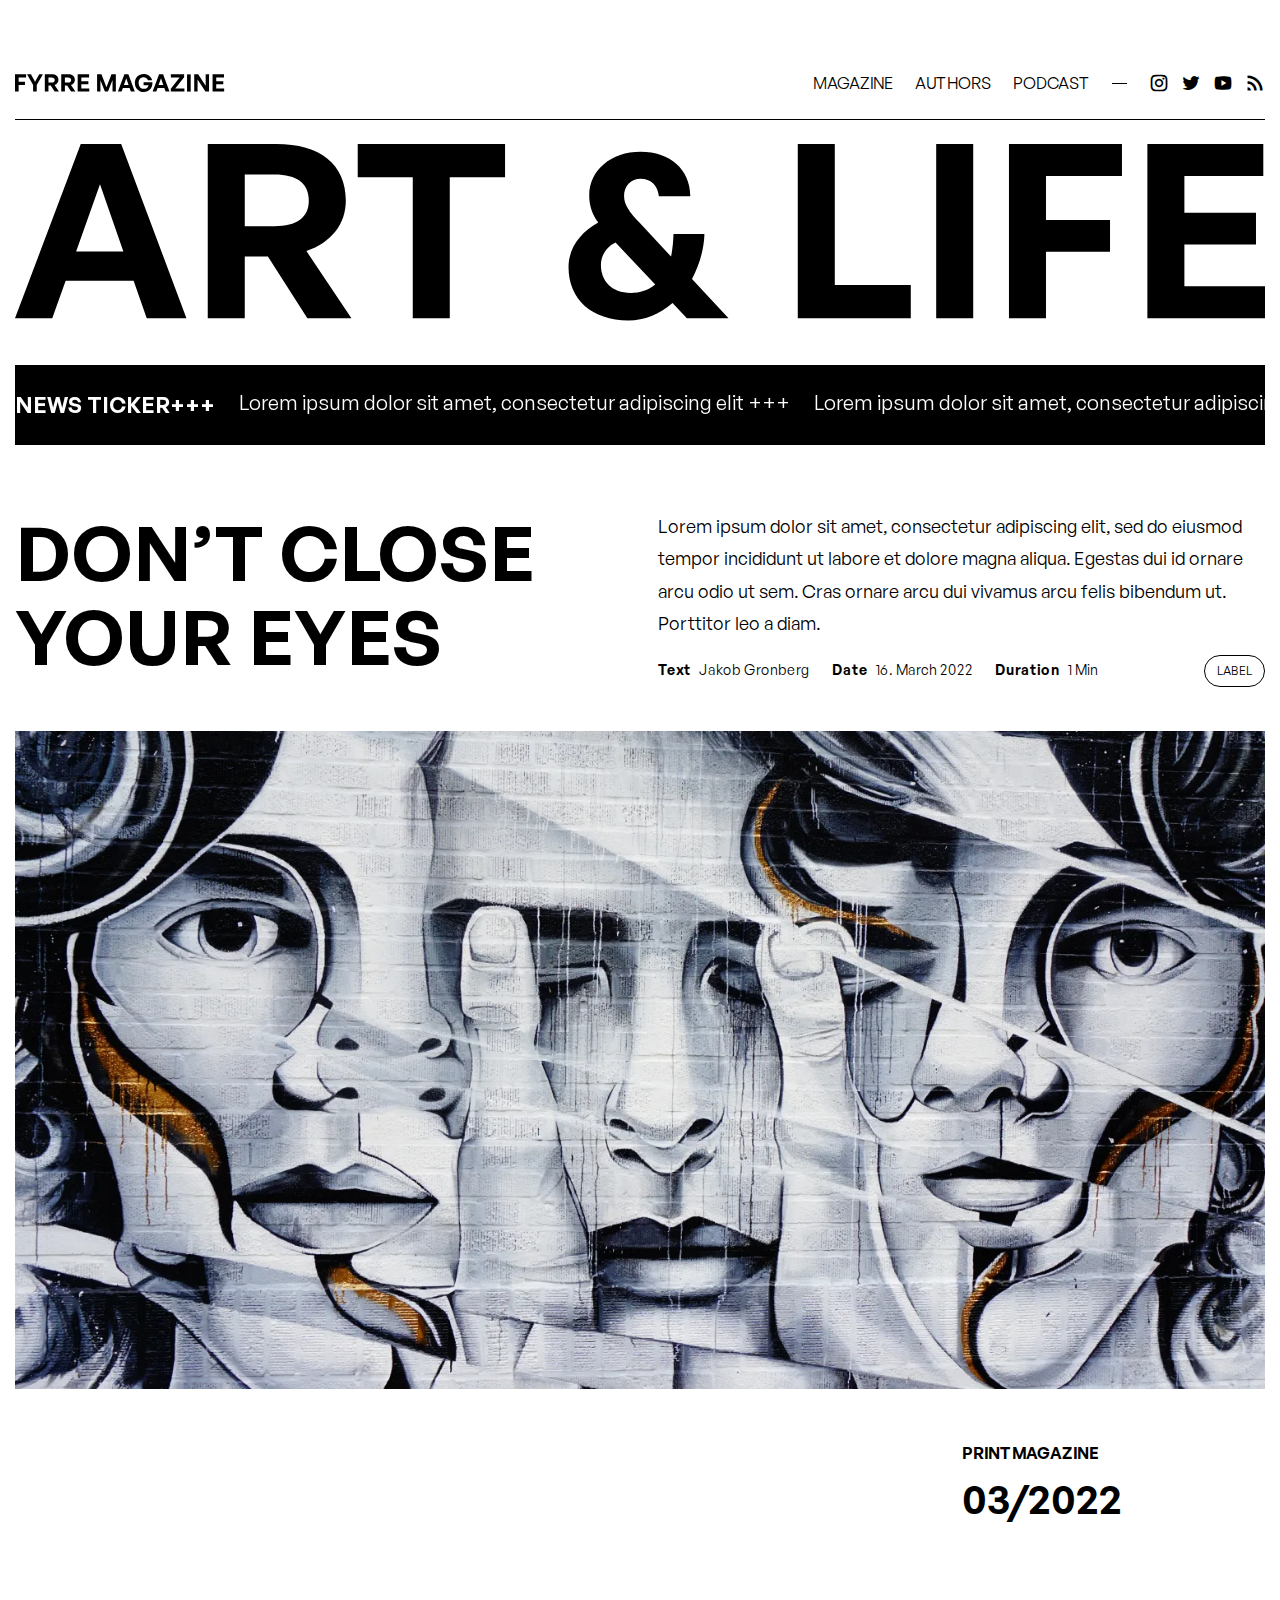
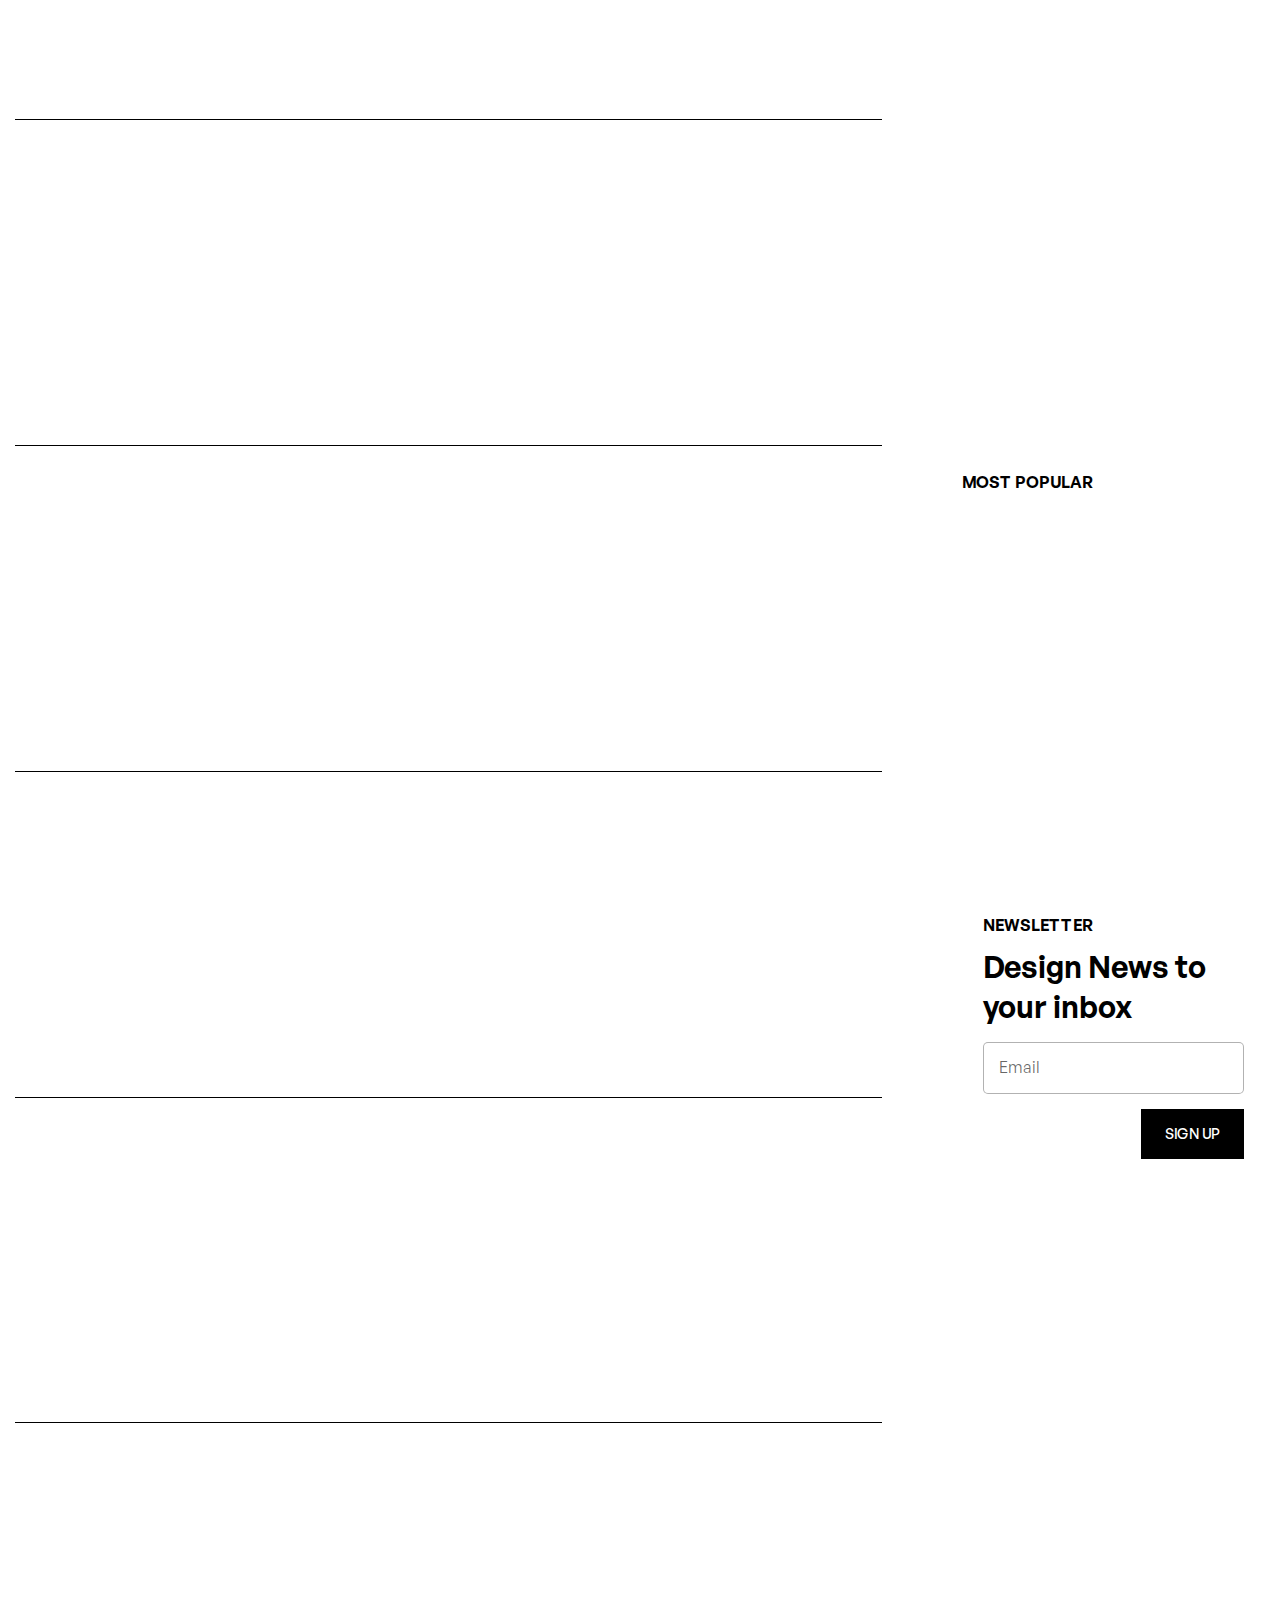
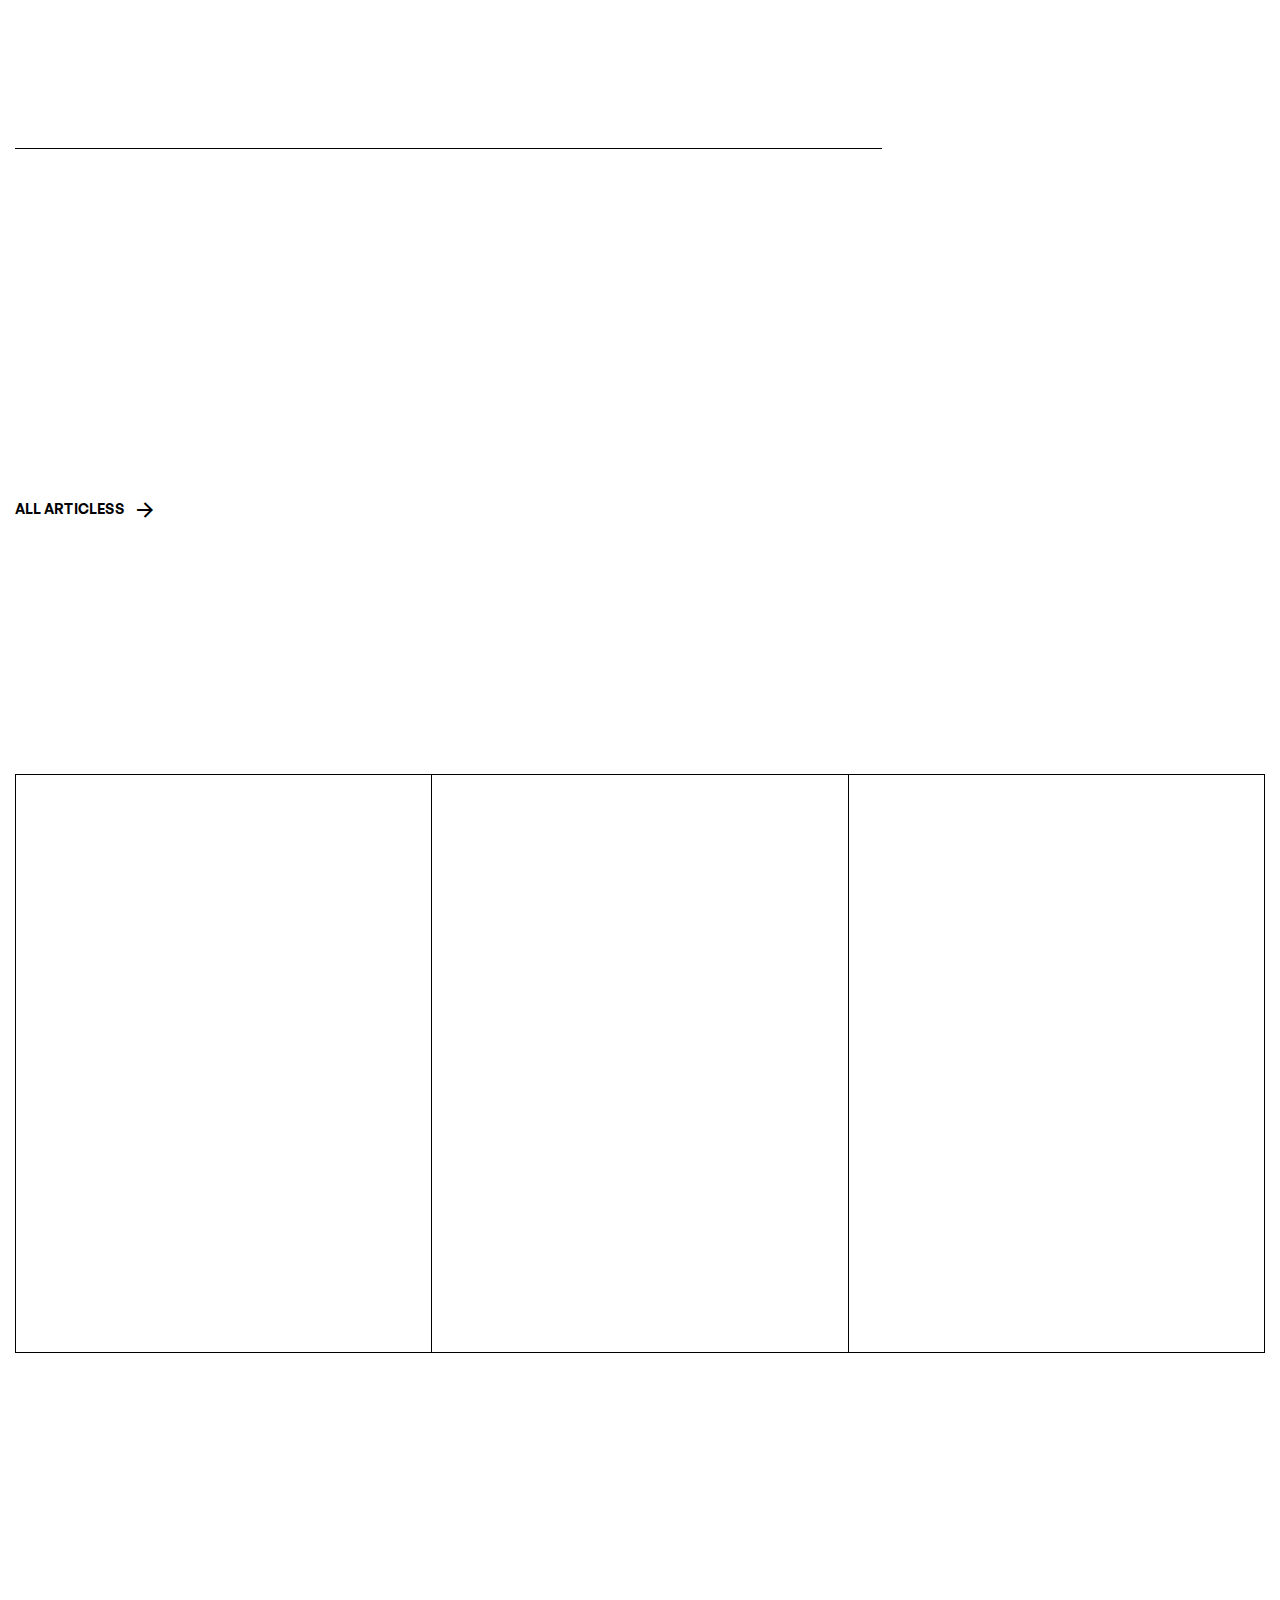
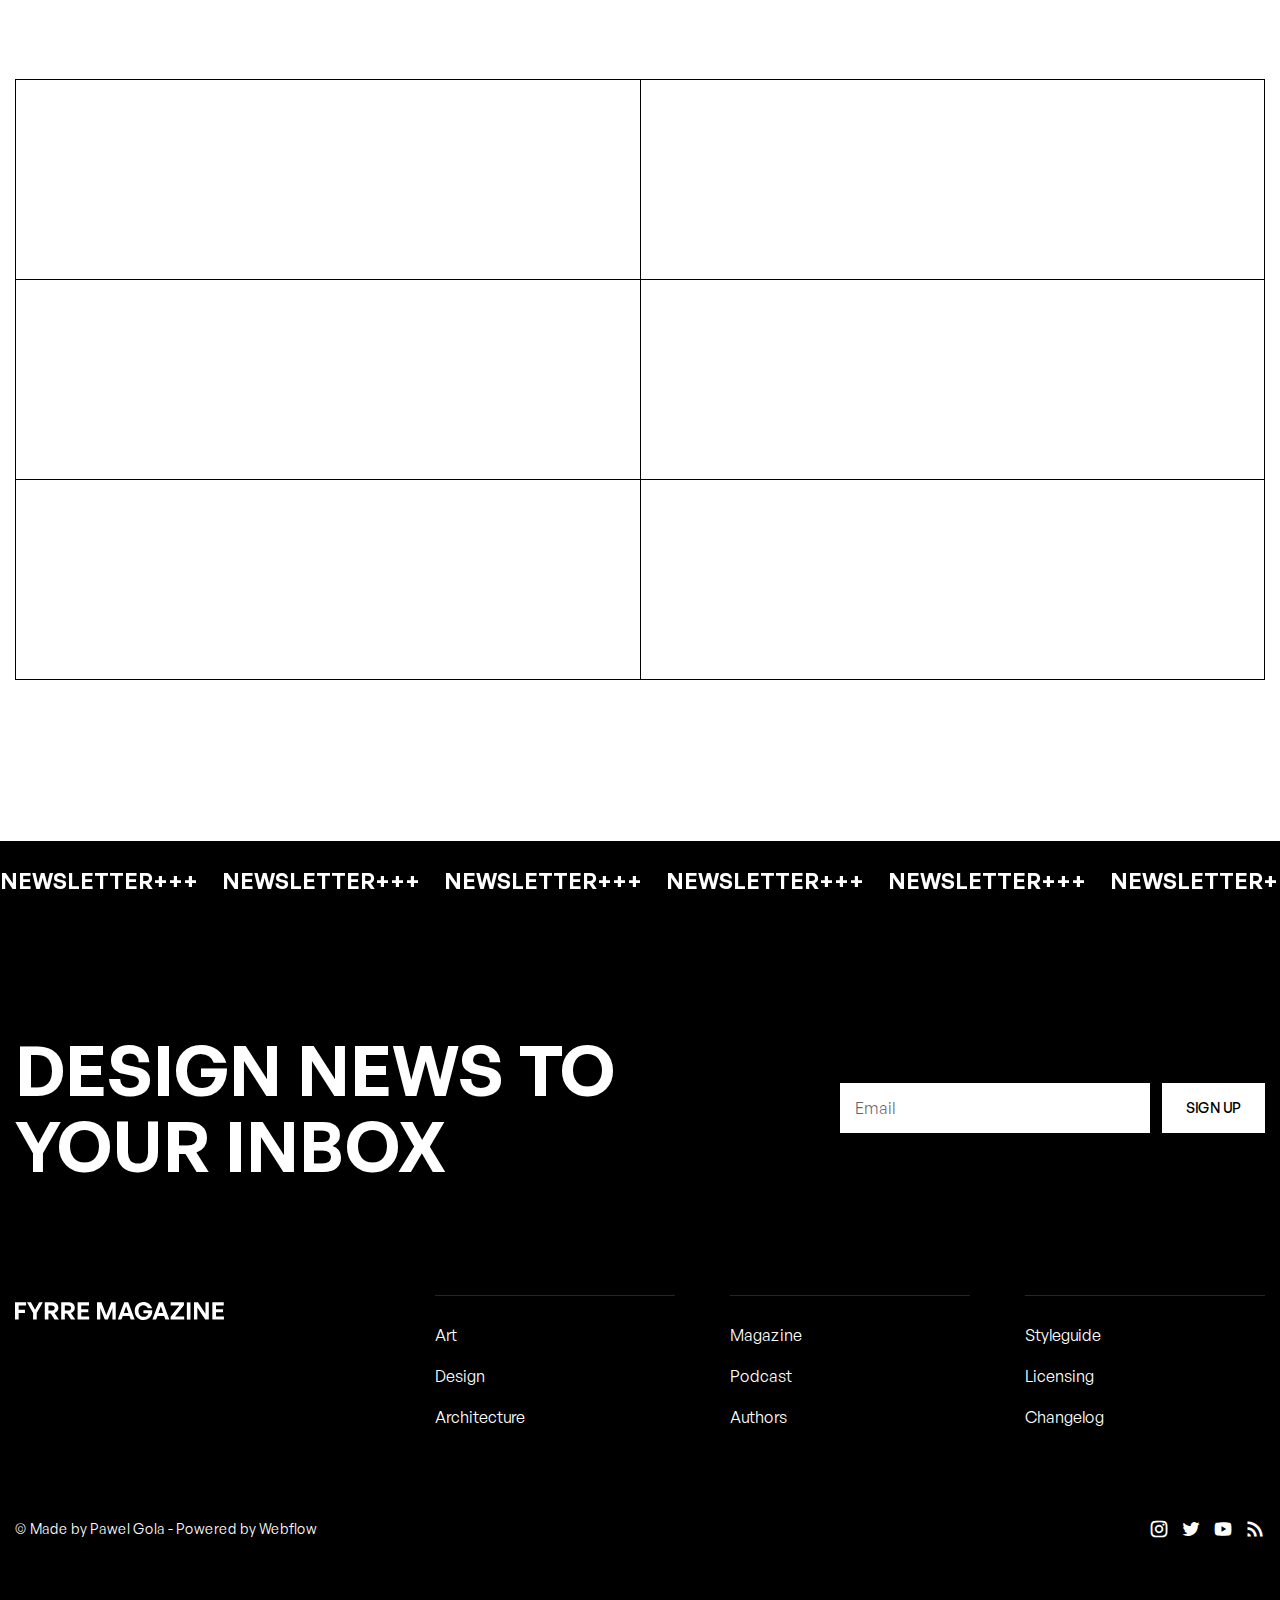
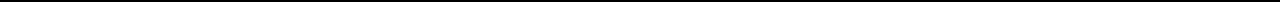
<file: index.html>
<!doctype html>
<html lang="en">
	<head>
		<style data-fls-preloader="false" rel="preload">
			body>*:not(.fls-preloader) {
      opacity: 0;
      visibility: hidden;
   }

   [data-fls-preloader-loaded] body>*:not(.fls-preloader):not(.scroll-to-top) {
      transition: opacity 0.5s ease 0s;
      opacity: 1;
      visibility: visible;
   }
		</style>
		<meta charset="UTF-8">
		<meta name="viewport" content="width=device-width, initial-scale=1.0">
		<link rel="preload" href="./assets/fonts/GeneralSans-Semibold.woff2" as="font" type="font/woff2" crossorigin="anonymous">
		<link rel="preload" href="./assets/fonts/GeneralSans-Regular.woff2" as="font" type="font/woff2" crossorigin="anonymous">
		<link rel="preload" href="./assets/fonts/GeneralSans-Medium.woff2" as="font" type="font/woff2" crossorigin="anonymous">
		<link rel="shortcut icon" href="./assets/img/favicon.ico">
		<title>Home Page</title>
		<script type="module" crossorigin="" src="./js/app.min.js?v=1770651143546"></script>
		<link rel="stylesheet" crossorigin="" href="./css/app.min.css?v=1770651143546">
	</head>
	<body>
		<div class="wrapper">
			<header data-fls-header="" data-fls-header-scroll="" data-fls-header-scroll-show="" data-fls-lp="" class="header">
				<div class="header__container">
					<div class="header__body">
						<img class="header__logo" src="./assets/img/logo.svg" alt="Image">
						<nav class="header__menu menu">
							<div class="menu__body">
								<ul class="menu__list">
									<li class="menu__item">
										<a class="menu__link" href="magazine.html">Magazine</a>
									</li>
									<li class="menu__item">
										<a class="menu__link" href="authors.html">Authors</a>
									</li>
									<li class="menu__item">
										<a class="menu__link" href="podcast.html">Podcast</a>
									</li>
								</ul>
								<div class="menu__content"></div>
							</div>
						</nav>
						<span class="header__line"></span>
						<ul data-fls-dynamic=".menu__content, 767.98" data-fls-social="" class="social">
							<li class="social__item">
								<a href="https://www.instagram.com/" aria-label="instagram link" target="_blank" class="social__link --icon-s-inst"></a>
							</li>
							<li class="social__item">
								<a href="https://x.com/" aria-label="x link" target="_blank" class="social__link --icon-s-x"></a>
							</li>
							<li class="social__item">
								<a href="https://www.youtube.com/" aria-label="youtube link" target="_blank" class="social__link --icon-s-youtube"></a>
							</li>
							<li class="social__item">
								<a href="#" target="_blank" aria-label="rss link" class="social__link --icon-s-rss"></a>
							</li>
						</ul>
						<button type="button" data-fls-menu="" aria-label="open menu" class="icon-menu">
							<span></span>
						</button>
					</div>
				</div>
			</header>
			<main class="page page--home">
				<!-- hero -->
				<section class="page__hero hero">
					<div class="hero__container">
						<img loading="lazy" class="hero__title" src="./assets/img/hero/hero-title.svg" alt="art and life">
						<div data-fls-marquee="" data-fls-marquee-pause="" data-fls-marquee-speed="300" data-fls-marquee-space="24">
							<div>
								<span>News Ticker+++</span>
							</div>
							<div>Lorem ipsum dolor sit amet, consectetur adipiscing elit +++</div>
							<div>Lorem ipsum dolor sit amet, consectetur adipiscing elit +++</div>
						</div>
						<div data-fls-headerblock="" data-fls-watcher="" data-fls-watcher-once="" class="header-block header-block--row">
							<h2 class="header-block__title">Don’t close your eyes</h2>
							<div class="header-block__content">
								<div class="header-block__text">
									<p>
										Lorem ipsum dolor sit amet, consectetur adipiscing elit, sed do eiusmod tempor incididunt ut labore
							et
							dolore magna aliqua. Egestas dui id ornare arcu odio ut sem. Cras ornare arcu dui vivamus arcu
							felis
							bibendum ut. Porttitor leo a diam.
									</p>
								</div>
								<div class="header-block__bottom">
									<dl class="header-block__info info-header-block">
										<div class="info-header-block__row">
											<dt>Text</dt>
											<dd>Jakob Gronberg</dd>
										</div>
										<div class="info-header-block__row">
											<dt>Date</dt>
											<dd>16. March 2022</dd>
										</div>
										<div class="info-header-block__row">
											<dt>Duration</dt>
											<dd>1 Min</dd>
										</div>
									</dl>
									<div data-fls-category="" class="category">Label</div>
								</div>
							</div>
						</div>
						<figure class="hero__picture">
							<picture>
								<source media="(max-width: 600px)" srcset="./assets/img/hero/art-600.webp" type="image/webp">
								<source media="(max-width: 1200px)" srcset="./assets/img/hero/art-1200.webp" type="image/webp">
								<img loading="lazy" class="hero__image" alt="hero Image" src="./assets/img/hero/art.webp">
							</picture>
						</figure>
					</div>
				</section>
				<!-- magazines-previews -->
				<section class="page__magazines-previews magazines-previews">
					<div class="magazines-previews__container">
						<h2 class="visually-hidden">magazines previews</h2>
						<div class="magazines-previews__body">
							<div class="magazines-previews__items">
								<a href="magazinesingle.html" data-fls-magazineitem="" data-fls-watcher="" data-fls-watcher-once="" class="magazineitem magazineitem--preview">
									<article class="magazineitem__inner">
										<figure class="magazineitem__picture">
											<picture>
												<img loading="lazy" class="magazineitem__image" alt="cover" src="./assets/img/magazine/01.webp">
											</picture>
										</figure>
										<div class="magazineitem__body">
											<div class="magazineitem__content">
												<h2 class="magazineitem__title">Hope dies last</h2>
												<div class="magazineitem__text">
													<p>
														Lorem ipsum dolor sit amet, consectetur adipiscing elit, sed do eiusmod tempor incididunt ut labore et dolore magna aliqua. Egestas dui id ornare arcu odio ut sem. Cras ornare arcu dui vivamus arcu felis bibendum ut. Porttitor leo a diam.
													</p>
												</div>
											</div>
											<div class="magazineitem__footer">
												<dl class="magazineitem__info info-magazineitem">
													<div class="info-magazineitem__row">
														<dt>Text</dt>
														<dd>Jakob Gronberg</dd>
													</div>
													<div class="info-magazineitem__row">
														<dt>Date</dt>
														<dd>
															<time class="magazineitem__date" datetime="2022-03-16">16. March 2022</time>
														</dd>
													</div>
													<div class="info-magazineitem__row">
														<dt>Read</dt>
														<dd>1 Min</dd>
													</div>
												</dl>
												<div class="magazineitem__categories">
													<div data-fls-category="" class="category">art</div>
												</div>
											</div>
										</div>
									</article>
								</a>
								<a href="magazinesingle.html" data-fls-magazineitem="" data-fls-watcher="" data-fls-watcher-once="" class="magazineitem magazineitem--preview">
									<article class="magazineitem__inner">
										<figure class="magazineitem__picture">
											<picture>
												<img loading="lazy" class="magazineitem__image" alt="cover" src="./assets/img/magazine/02.webp">
											</picture>
										</figure>
										<div class="magazineitem__body">
											<div class="magazineitem__content">
												<h2 class="magazineitem__title">Don’t close your eyes</h2>
												<div class="magazineitem__text">
													<p>
														Lorem ipsum dolor sit amet, consectetur adipiscing elit, sed do eiusmod tempor incididunt ut labore et dolore magna aliqua. Egestas dui id ornare arcu odio ut sem. Cras ornare arcu dui vivamus arcu felis bibendum ut. Porttitor leo a diam.
													</p>
												</div>
											</div>
											<div class="magazineitem__footer">
												<dl class="magazineitem__info info-magazineitem">
													<div class="info-magazineitem__row">
														<dt>Text</dt>
														<dd>Jakob Gronberg</dd>
													</div>
													<div class="info-magazineitem__row">
														<dt>Date</dt>
														<dd>
															<time class="magazineitem__date" datetime="2022-03-16">16. March 2022</time>
														</dd>
													</div>
													<div class="info-magazineitem__row">
														<dt>Read</dt>
														<dd>1 Min</dd>
													</div>
												</dl>
												<div class="magazineitem__categories">
													<div data-fls-category="" class="category">art</div>
												</div>
											</div>
										</div>
									</article>
								</a>
								<a href="magazinesingle.html" data-fls-magazineitem="" data-fls-watcher="" data-fls-watcher-once="" class="magazineitem magazineitem--preview">
									<article class="magazineitem__inner">
										<figure class="magazineitem__picture">
											<picture>
												<img loading="lazy" class="magazineitem__image" alt="cover" src="./assets/img/magazine/03.webp">
											</picture>
										</figure>
										<div class="magazineitem__body">
											<div class="magazineitem__content">
												<h2 class="magazineitem__title">The best art museums</h2>
												<div class="magazineitem__text">
													<p>
														Lorem ipsum dolor sit amet, consectetur adipiscing elit, sed do eiusmod tempor incididunt ut labore et dolore magna aliqua. Egestas dui id ornare arcu odio ut sem. Cras ornare arcu dui vivamus arcu felis bibendum ut. Porttitor leo a diam.
													</p>
												</div>
											</div>
											<div class="magazineitem__footer">
												<dl class="magazineitem__info info-magazineitem">
													<div class="info-magazineitem__row">
														<dt>Text</dt>
														<dd>Jakob Gronberg</dd>
													</div>
													<div class="info-magazineitem__row">
														<dt>Date</dt>
														<dd>
															<time class="magazineitem__date" datetime="2022-03-16">16. March 2022</time>
														</dd>
													</div>
													<div class="info-magazineitem__row">
														<dt>Read</dt>
														<dd>1 Min</dd>
													</div>
												</dl>
												<div class="magazineitem__categories">
													<div data-fls-category="" class="category">Sculptures</div>
												</div>
											</div>
										</div>
									</article>
								</a>
								<a href="magazinesingle.html" data-fls-magazineitem="" data-fls-watcher="" data-fls-watcher-once="" class="magazineitem magazineitem--preview">
									<article class="magazineitem__inner">
										<figure class="magazineitem__picture">
											<picture>
												<img loading="lazy" class="magazineitem__image" alt="cover" src="./assets/img/magazine/04.webp">
											</picture>
										</figure>
										<div class="magazineitem__body">
											<div class="magazineitem__content">
												<h2 class="magazineitem__title">The devil is the details</h2>
												<div class="magazineitem__text">
													<p>
														Lorem ipsum dolor sit amet, consectetur adipiscing elit, sed do eiusmod tempor incididunt ut labore et dolore magna aliqua. Egestas dui id ornare arcu odio ut sem. Cras ornare arcu dui vivamus arcu felis bibendum ut. Porttitor leo a diam.
													</p>
												</div>
											</div>
											<div class="magazineitem__footer">
												<dl class="magazineitem__info info-magazineitem">
													<div class="info-magazineitem__row">
														<dt>Text</dt>
														<dd>Jakob Gronberg</dd>
													</div>
													<div class="info-magazineitem__row">
														<dt>Date</dt>
														<dd>
															<time class="magazineitem__date" datetime="2022-03-16">16. March 2022</time>
														</dd>
													</div>
													<div class="info-magazineitem__row">
														<dt>Read</dt>
														<dd>1 Min</dd>
													</div>
												</dl>
												<div class="magazineitem__categories">
													<div data-fls-category="" class="category">art</div>
												</div>
											</div>
										</div>
									</article>
								</a>
								<a href="magazinesingle.html" data-fls-magazineitem="" data-fls-watcher="" data-fls-watcher-once="" class="magazineitem magazineitem--preview">
									<article class="magazineitem__inner">
										<figure class="magazineitem__picture">
											<picture>
												<img loading="lazy" class="magazineitem__image" alt="cover" src="./assets/img/magazine/05.webp">
											</picture>
										</figure>
										<div class="magazineitem__body">
											<div class="magazineitem__content">
												<h2 class="magazineitem__title">An indestructible hope</h2>
												<div class="magazineitem__text">
													<p>
														Lorem ipsum dolor sit amet, consectetur adipiscing elit, sed do eiusmod tempor incididunt ut labore et dolore magna aliqua. Egestas dui id ornare arcu odio ut sem. Cras ornare arcu dui vivamus arcu felis bibendum ut. Porttitor leo a diam.
													</p>
												</div>
											</div>
											<div class="magazineitem__footer">
												<dl class="magazineitem__info info-magazineitem">
													<div class="info-magazineitem__row">
														<dt>Text</dt>
														<dd>Jakob Gronberg</dd>
													</div>
													<div class="info-magazineitem__row">
														<dt>Date</dt>
														<dd>
															<time class="magazineitem__date" datetime="2022-03-16">16. March 2022</time>
														</dd>
													</div>
													<div class="info-magazineitem__row">
														<dt>Read</dt>
														<dd>1 Min</dd>
													</div>
												</dl>
												<div class="magazineitem__categories">
													<div data-fls-category="" class="category">art</div>
												</div>
											</div>
										</div>
									</article>
								</a>
								<a href="magazinesingle.html" data-fls-magazineitem="" data-fls-watcher="" data-fls-watcher-once="" class="magazineitem magazineitem--preview">
									<article class="magazineitem__inner">
										<figure class="magazineitem__picture">
											<picture>
												<img loading="lazy" class="magazineitem__image" alt="cover" src="./assets/img/magazine/06.webp">
											</picture>
										</figure>
										<div class="magazineitem__body">
											<div class="magazineitem__content">
												<h2 class="magazineitem__title">Street art festival</h2>
												<div class="magazineitem__text">
													<p>
														Lorem ipsum dolor sit amet, consectetur adipiscing elit, sed do eiusmod tempor incididunt ut labore et dolore magna aliqua. Egestas dui id ornare arcu odio ut sem. Cras ornare arcu dui vivamus arcu felis bibendum ut. Porttitor leo a diam.
													</p>
												</div>
											</div>
											<div class="magazineitem__footer">
												<dl class="magazineitem__info info-magazineitem">
													<div class="info-magazineitem__row">
														<dt>Text</dt>
														<dd>Jakob Gronberg</dd>
													</div>
													<div class="info-magazineitem__row">
														<dt>Date</dt>
														<dd>
															<time class="magazineitem__date" datetime="2022-03-16">16. March 2022</time>
														</dd>
													</div>
													<div class="info-magazineitem__row">
														<dt>Read</dt>
														<dd>1 Min</dd>
													</div>
												</dl>
												<div class="magazineitem__categories">
													<div data-fls-category="" class="category">street art</div>
												</div>
											</div>
										</div>
									</article>
								</a>
								<a href="magazinesingle.html" data-fls-magazineitem="" data-fls-watcher="" data-fls-watcher-once="" class="magazineitem magazineitem--preview">
									<article class="magazineitem__inner">
										<figure class="magazineitem__picture">
											<picture>
												<img loading="lazy" class="magazineitem__image" alt="cover" src="./assets/img/magazine/07.webp">
											</picture>
										</figure>
										<div class="magazineitem__body">
											<div class="magazineitem__content">
												<h2 class="magazineitem__title">The chains of our lives</h2>
												<div class="magazineitem__text">
													<p>
														Lorem ipsum dolor sit amet, consectetur adipiscing elit, sed do eiusmod tempor incididunt ut labore et dolore magna aliqua. Egestas dui id ornare arcu odio ut sem. Cras ornare arcu dui vivamus arcu felis bibendum ut. Porttitor leo a diam.
													</p>
												</div>
											</div>
											<div class="magazineitem__footer">
												<dl class="magazineitem__info info-magazineitem">
													<div class="info-magazineitem__row">
														<dt>Text</dt>
														<dd>Jakob Gronberg</dd>
													</div>
													<div class="info-magazineitem__row">
														<dt>Date</dt>
														<dd>
															<time class="magazineitem__date" datetime="2022-03-16">16. March 2022</time>
														</dd>
													</div>
													<div class="info-magazineitem__row">
														<dt>Read</dt>
														<dd>1 Min</dd>
													</div>
												</dl>
												<div class="magazineitem__categories">
													<div data-fls-category="" class="category">Sculptures</div>
												</div>
											</div>
										</div>
									</article>
								</a>
							</div>
							<a data-fls-button="" href="magazine.html" class="magazines-previews__button button button--arrow --icon-arrow">All
					articless</a>
						</div>
						<aside class="magazines-previews__sidebar sidebar">
							<div class="sidebar__header header-sidebar">
								<h3 class="header-sidebar__label sidebar__label">Printmagazine</h3>
								<div class="header-sidebar__date">03/2022</div>
							</div>
							<article data-fls-podcastitem="" data-fls-watcher="" data-fls-watcher-once="" class="podcastitem podcastitem--sidebar">
								<a href="magazinesingle.html" class="podcastitem__inner">
									<figure class="podcastitem__picture">
										<picture>
											<img loading="lazy" class="podcastitem__image" alt="cover" src="./assets/img/podcast/06.webp">
										</picture>
										<div class="podcastitem__content content-podcastitem">
											<div class="content-podcastitem__header">
												<div class="content-podcastitem__title">Fyrre</div>
												<div class="content-podcastitem__subtitle">Magazin</div>
											</div>
											<div class="content-podcastitem__body">
												<div class="content-podcastitem__inner">
													<div class="content-podcastitem__label label-content-podcastitem">
														<div class="label-content-podcastitem__label">Exclusive</div>
														<h4 class="label-content-podcastitem__author">Jacob Gronberg</h4>
														<div class="label-content-podcastitem__label">Interview</div>
													</div>
													<div class="content-podcastitem__date">03/2022</div>
												</div>
												<div class="content-podcastitem__icon --icon-arrow-45"></div>
											</div>
										</div>
									</figure>
									<div class="podcastitem__body">
										<span data-fls-button="" class="podcastitem__button button">BUtton</span>
									</div>
								</a>
							</article>
							<div class="sidebar__most-popular most-popular-sidebar">
								<h4 class="most-popular-sidebar__title sidebar__label">Most Popular</h4>
								<div class="most-popular-sidebar__items">
									<a data-fls-watcher="" href="magazinesingle.html" class="most-popular-sidebar__item item-sidebar">
										<h3 class="item-sidebar__title">Street art festival</h3>
										<dl class="item-sidebar__info info-item-sidebar">
											<dt>Text</dt>
											<dd>Cristofer Vaccaro</dd>
										</dl>
									</a>
									<a data-fls-watcher="" href="magazinesingle.html" class="most-popular-sidebar__item item-sidebar">
										<h3 class="item-sidebar__title">Hope dies last</h3>
										<dl class="item-sidebar__info info-item-sidebar">
											<dt>Text</dt>
											<dd>Anne Henry</dd>
										</dl>
									</a>
									<a data-fls-watcher="" href="magazinesingle.html" class="most-popular-sidebar__item item-sidebar">
										<h3 class="item-sidebar__title">Artists who want to rise above</h3>
										<dl class="item-sidebar__info info-item-sidebar">
											<dt>Text</dt>
											<dd>Anna Nielsen</dd>
										</dl>
									</a>
								</div>
							</div>
							<div class="sidebar__newsletter newsletter-sidebar">
								<h3 class="newsletter-sidebar__label sidebar__label">NewsLetter</h3>
								<h3 class="newsletter-sidebar__title">Design News to your inbox</h3>
								<form class="form form--sidebar" data-fls-form="ajax" data-fls-form-popup="popup" method="POST" action="/sendmail/index.php">
									<div class="form__inner">
										<input data-fls-input="" required data-fls-form-validatenow="" type="email" name="form[email]" data-fls-form-errtext="Enter E-mail" placeholder="Email" class="form__input input">
									</div>
									<button data-fls-button="" type="submit" class="form__button button">Sign up</button>
								</form>
							</div>
						</aside>
					</div>
				</section>
				<!-- podcast-preview -->
				<section class="page__podcast-preview podcast-preview">
					<div class="podcast-preview__container">
						<div data-fls-headbutton="" data-fls-watcher="" class="headbutton">
							<h3 data-fls-watcher="" data-fls-watcher-once="" class="headbutton__title">Podcast</h3>
							<a data-fls-button="" data-fls-watcher="" data-fls-watcher-once="" href="podcast.html" class="button button--arrow --icon-arrow">
								<span>All Episodes</span>
								<!--
<svg class="arrow-right">
<use xlink:href="./assets/img/spritemap.svg#sprite-arrow-right"></use>
</svg>
-->
							</a>
						</div>
						<div class="podcast-preview__items">
							<article data-fls-podcastitem="" data-fls-watcher="" data-fls-watcher-once="" class="podcastitem podcastitem--preview">
								<a href="podcastsingle.html" class="podcastitem__inner">
									<figure class="podcastitem__picture">
										<picture>
											<img loading="lazy" class="podcastitem__image" alt="cover" src="./assets/img/podcast/05.webp">
										</picture>
										<div class="podcastitem__content content-podcastitem">
											<div class="content-podcastitem__header">
												<div class="content-podcastitem__title">Fyrre</div>
												<div class="content-podcastitem__subtitle">Podcast</div>
											</div>
											<div class="content-podcastitem__body">
												<div class="content-podcastitem__episode">Ep 05</div>
												<div class="content-podcastitem__icon --icon-arrow-45"></div>
											</div>
										</div>
									</figure>
									<div class="podcastitem__body">
										<h2 class="podcastitem__title">The Problem of today’s cultural development</h2>
										<dl class="podcastitem__info info-podcastitem">
											<div class="info-podcastitem__row">
												<dt>Date</dt>
												<dd>16.06.2022</dd>
											</div>
											<div class="info-podcastitem__row">
												<dt>Duration</dt>
												<dd>1hr 20min</dd>
											</div>
										</dl>
									</div>
								</a>
							</article>
							<article data-fls-podcastitem="" data-fls-watcher="" data-fls-watcher-once="" class="podcastitem podcastitem--preview">
								<a href="podcastsingle.html" class="podcastitem__inner">
									<figure class="podcastitem__picture">
										<picture>
											<img loading="lazy" class="podcastitem__image" alt="cover" src="./assets/img/podcast/04.webp">
										</picture>
										<div class="podcastitem__content content-podcastitem">
											<div class="content-podcastitem__header">
												<div class="content-podcastitem__title">Fyrre</div>
												<div class="content-podcastitem__subtitle">Podcast</div>
											</div>
											<div class="content-podcastitem__body">
												<div class="content-podcastitem__episode">Ep 04</div>
												<div class="content-podcastitem__icon --icon-arrow-45"></div>
											</div>
										</div>
									</figure>
									<div class="podcastitem__body">
										<h2 class="podcastitem__title">The hidden messages of Jack Nielson</h2>
										<dl class="podcastitem__info info-podcastitem">
											<div class="info-podcastitem__row">
												<dt>Date</dt>
												<dd>16.06.2022</dd>
											</div>
											<div class="info-podcastitem__row">
												<dt>Duration</dt>
												<dd>60 Min</dd>
											</div>
										</dl>
									</div>
								</a>
							</article>
							<article data-fls-podcastitem="" data-fls-watcher="" data-fls-watcher-once="" class="podcastitem podcastitem--preview">
								<a href="podcastsingle.html" class="podcastitem__inner">
									<figure class="podcastitem__picture">
										<picture>
											<img loading="lazy" class="podcastitem__image" alt="cover" src="./assets/img/podcast/03.webp">
										</picture>
										<div class="podcastitem__content content-podcastitem">
											<div class="content-podcastitem__header">
												<div class="content-podcastitem__title">Fyrre</div>
												<div class="content-podcastitem__subtitle">Podcast</div>
											</div>
											<div class="content-podcastitem__body">
												<div class="content-podcastitem__episode">Ep 03</div>
												<div class="content-podcastitem__icon --icon-arrow-45"></div>
											</div>
										</div>
									</figure>
									<div class="podcastitem__body">
										<h2 class="podcastitem__title">Behind the scenes of the street art culture</h2>
										<dl class="podcastitem__info info-podcastitem">
											<div class="info-podcastitem__row">
												<dt>Date</dt>
												<dd>16.06.2022</dd>
											</div>
											<div class="info-podcastitem__row">
												<dt>Duration</dt>
												<dd>45 Min</dd>
											</div>
										</dl>
									</div>
								</a>
							</article>
						</div>
					</div>
				</section>
				<!-- authors-preview -->
				<section class="page__authors-preview authors-preview">
					<div class="authors-preview__container">
						<div data-fls-headbutton="" data-fls-watcher="" class="headbutton">
							<h3 data-fls-watcher="" data-fls-watcher-once="" class="headbutton__title">Authors</h3>
							<a data-fls-button="" data-fls-watcher="" data-fls-watcher-once="" href="authors.html" class="button button--arrow --icon-arrow">
								<span>All Authors</span>
								<!--
<svg class="arrow-right">
<use xlink:href="./assets/img/spritemap.svg#sprite-arrow-right"></use>
</svg>
-->
							</a>
						</div>
						<div class="authors-preview__items">
							<article data-fls-authoritem="" data-fls-watcher="" data-fls-watcher-once="" class="authoritem authoritem--preview">
								<a href="authorsingle.html" class="authoritem__inner">
									<figure class="authoritem__picture">
										<picture>
											<img loading="lazy" class="authoritem__image" alt="avatar" src="./assets/img/authors/01.webp">
										</picture>
									</figure>
									<div class="authoritem__body">
										<h3 class="authoritem__name">Jakob Grønberg</h3>
										<dl class="authoritem__info info-authoritem">
											<div class="info-authoritem__row">
												<dt>Job</dt>
												<dd>Artist</dd>
											</div>
											<div class="info-authoritem__row">
												<dt>City</dt>
												<dd>Berlin</dd>
											</div>
										</dl>
									</div>
								</a>
							</article>
							<article data-fls-authoritem="" data-fls-watcher="" data-fls-watcher-once="" class="authoritem authoritem--preview">
								<a href="authorsingle.html" class="authoritem__inner">
									<figure class="authoritem__picture">
										<picture>
											<img loading="lazy" class="authoritem__image" alt="avatar" src="./assets/img/authors/02.webp">
										</picture>
									</figure>
									<div class="authoritem__body">
										<h3 class="authoritem__name">Louise Jensen</h3>
										<dl class="authoritem__info info-authoritem">
											<div class="info-authoritem__row">
												<dt>Job</dt>
												<dd>Artist</dd>
											</div>
											<div class="info-authoritem__row">
												<dt>City</dt>
												<dd>Stockholm</dd>
											</div>
										</dl>
									</div>
								</a>
							</article>
							<article data-fls-authoritem="" data-fls-watcher="" data-fls-watcher-once="" class="authoritem authoritem--preview">
								<a href="authorsingle.html" class="authoritem__inner">
									<figure class="authoritem__picture">
										<picture>
											<img loading="lazy" class="authoritem__image" alt="avatar" src="./assets/img/authors/03.webp">
										</picture>
									</figure>
									<div class="authoritem__body">
										<h3 class="authoritem__name">Anne Henry</h3>
										<dl class="authoritem__info info-authoritem">
											<div class="info-authoritem__row">
												<dt>Job</dt>
												<dd>Artist</dd>
											</div>
											<div class="info-authoritem__row">
												<dt>City</dt>
												<dd>New York</dd>
											</div>
										</dl>
									</div>
								</a>
							</article>
							<article data-fls-authoritem="" data-fls-watcher="" data-fls-watcher-once="" class="authoritem authoritem--preview">
								<a href="authorsingle.html" class="authoritem__inner">
									<figure class="authoritem__picture">
										<picture>
											<img loading="lazy" class="authoritem__image" alt="avatar" src="./assets/img/authors/04.webp">
										</picture>
									</figure>
									<div class="authoritem__body">
										<h3 class="authoritem__name">Anna Nielsen</h3>
										<dl class="authoritem__info info-authoritem">
											<div class="info-authoritem__row">
												<dt>Job</dt>
												<dd>Artist</dd>
											</div>
											<div class="info-authoritem__row">
												<dt>City</dt>
												<dd>Copenhagen</dd>
											</div>
										</dl>
									</div>
								</a>
							</article>
							<article data-fls-authoritem="" data-fls-watcher="" data-fls-watcher-once="" class="authoritem authoritem--preview">
								<a href="authorsingle.html" class="authoritem__inner">
									<figure class="authoritem__picture">
										<picture>
											<img loading="lazy" class="authoritem__image" alt="avatar" src="./assets/img/authors/05.webp">
										</picture>
									</figure>
									<div class="authoritem__body">
										<h3 class="authoritem__name">Jane Cooper</h3>
										<dl class="authoritem__info info-authoritem">
											<div class="info-authoritem__row">
												<dt>Job</dt>
												<dd>Artist</dd>
											</div>
											<div class="info-authoritem__row">
												<dt>City</dt>
												<dd>Berlin</dd>
											</div>
										</dl>
									</div>
								</a>
							</article>
							<article data-fls-authoritem="" data-fls-watcher="" data-fls-watcher-once="" class="authoritem authoritem--preview">
								<a href="authorsingle.html" class="authoritem__inner">
									<figure class="authoritem__picture">
										<picture>
											<img loading="lazy" class="authoritem__image" alt="avatar" src="./assets/img/authors/06.webp">
										</picture>
									</figure>
									<div class="authoritem__body">
										<h3 class="authoritem__name">Cristofer Vaccaro</h3>
										<dl class="authoritem__info info-authoritem">
											<div class="info-authoritem__row">
												<dt>Job</dt>
												<dd>Artist</dd>
											</div>
											<div class="info-authoritem__row">
												<dt>City</dt>
												<dd>Lisbon</dd>
											</div>
										</dl>
									</div>
								</a>
							</article>
						</div>
					</div>
				</section>
			</main>
			<footer data-fls-footer="" class="footer">
				<div data-fls-marquee="" data-fls-marquee-pause="" data-fls-marquee-speed="300" data-fls-marquee-space="24">
					<div>Newsletter+++</div>
				</div>
				<div class="footer__container">
					<div class="footer__main">
						<div class="footer__inbox">
							<h2 class="footer__title">Design News to your inbox</h2>
							<form class="form form--footer" data-fls-form="ajax" data-fls-form-popup="popup" method="POST" action="/sendmail/index.php">
								<div class="form__inner">
									<input data-fls-input="" required data-fls-form-validatenow="" type="email" name="form[email]" data-fls-form-errtext="Enter E-mail" placeholder="Email" class="form__input input">
								</div>
								<button data-fls-button="" type="submit" class="form__button button button--inverse">Sign up</button>
							</form>
						</div>
						<div class="footer__content">
							<div class="footer__link-wrapper">
								<a href="index.html" class="footer__link-logo">
									<img class="footer__logo" src="./assets/img/logo-inverse.svg" alt="Image">
								</a>
							</div>
							<div class="footer__menus menus-footer">
								<ul class="menus-footer__list">
									<li class="menus-footer__li">
										<a href="#" class="menus-footer__link">Art</a>
									</li>
									<li class="menus-footer__li">
										<a href="#" class="menus-footer__link">Design</a>
									</li>
									<li class="menus-footer__li">
										<a href="#" class="menus-footer__link">Architecture</a>
									</li>
								</ul>
								<ul class="menus-footer__list">
									<li class="menus-footer__li">
										<a href="magazine.html" class="menus-footer__link">Magazine</a>
									</li>
									<li class="menus-footer__li">
										<a href="podcast.html" class="menus-footer__link">Podcast</a>
									</li>
									<li class="menus-footer__li">
										<a href="authors.html" class="menus-footer__link">Authors</a>
									</li>
								</ul>
								<ul class="menus-footer__list">
									<li class="menus-footer__li">
										<a href="#" class="menus-footer__link">Styleguide</a>
									</li>
									<li class="menus-footer__li">
										<a href="#" class="menus-footer__link">Licensing</a>
									</li>
									<li class="menus-footer__li">
										<a href="#" class="menus-footer__link">Changelog</a>
									</li>
								</ul>
							</div>
						</div>
					</div>
					<div class="footer__bottom">
						<div class="footer__copy">© Made by Pawel Gola - Powered by Webflow</div>
						<ul data-fls-social="" class="social">
							<li class="social__item">
								<a href="https://www.instagram.com/" aria-label="instagram link" target="_blank" class="social__link --icon-s-inst"></a>
							</li>
							<li class="social__item">
								<a href="https://x.com/" aria-label="x link" target="_blank" class="social__link --icon-s-x"></a>
							</li>
							<li class="social__item">
								<a href="https://www.youtube.com/" aria-label="youtube link" target="_blank" class="social__link --icon-s-youtube"></a>
							</li>
							<li class="social__item">
								<a href="#" aria-label="rss link" target="_blank" class="social__link --icon-s-rss"></a>
							</li>
						</ul>
					</div>
				</div>
			</footer>
		</div>
		<!-- ? scroll-to-top buttton -->
		<button data-fls-scrolltop="" data-fls-lp="" data-fls-lp-type="right" class="scroll-to-top" aria-label="Вернуться наверх">
			<svg xmlns="http://www.w3.org/2000/svg" class="scroll-to-top__icon" width="14" height="18" viewbox="0 0 14 18" fill="none">
				<path fill-rule="evenodd" clip-rule="evenodd" d="M7.00012 17.75C6.58591 17.75 6.25012 17.4142 6.25012 17L6.25012 2.81066L1.53045 7.53033C1.23756 7.82322 0.762684 7.82322 0.469791 7.53033C0.176898 7.23744 0.176898 6.76256 0.469791 6.46967L6.46979 0.46967C6.61044 0.329018 6.80121 0.250001 7.00012 0.250001C7.19903 0.250001 7.3898 0.329018 7.53045 0.46967L13.5305 6.46967C13.8233 6.76256 13.8233 7.23744 13.5305 7.53033C13.2376 7.82322 12.7627 7.82322 12.4698 7.53033L7.75012 2.81066L7.75012 17C7.75012 17.4142 7.41434 17.75 7.00012 17.75Z" fill="#fff"></path>
			</svg>
		</button>
	</body>
</html>
</file>
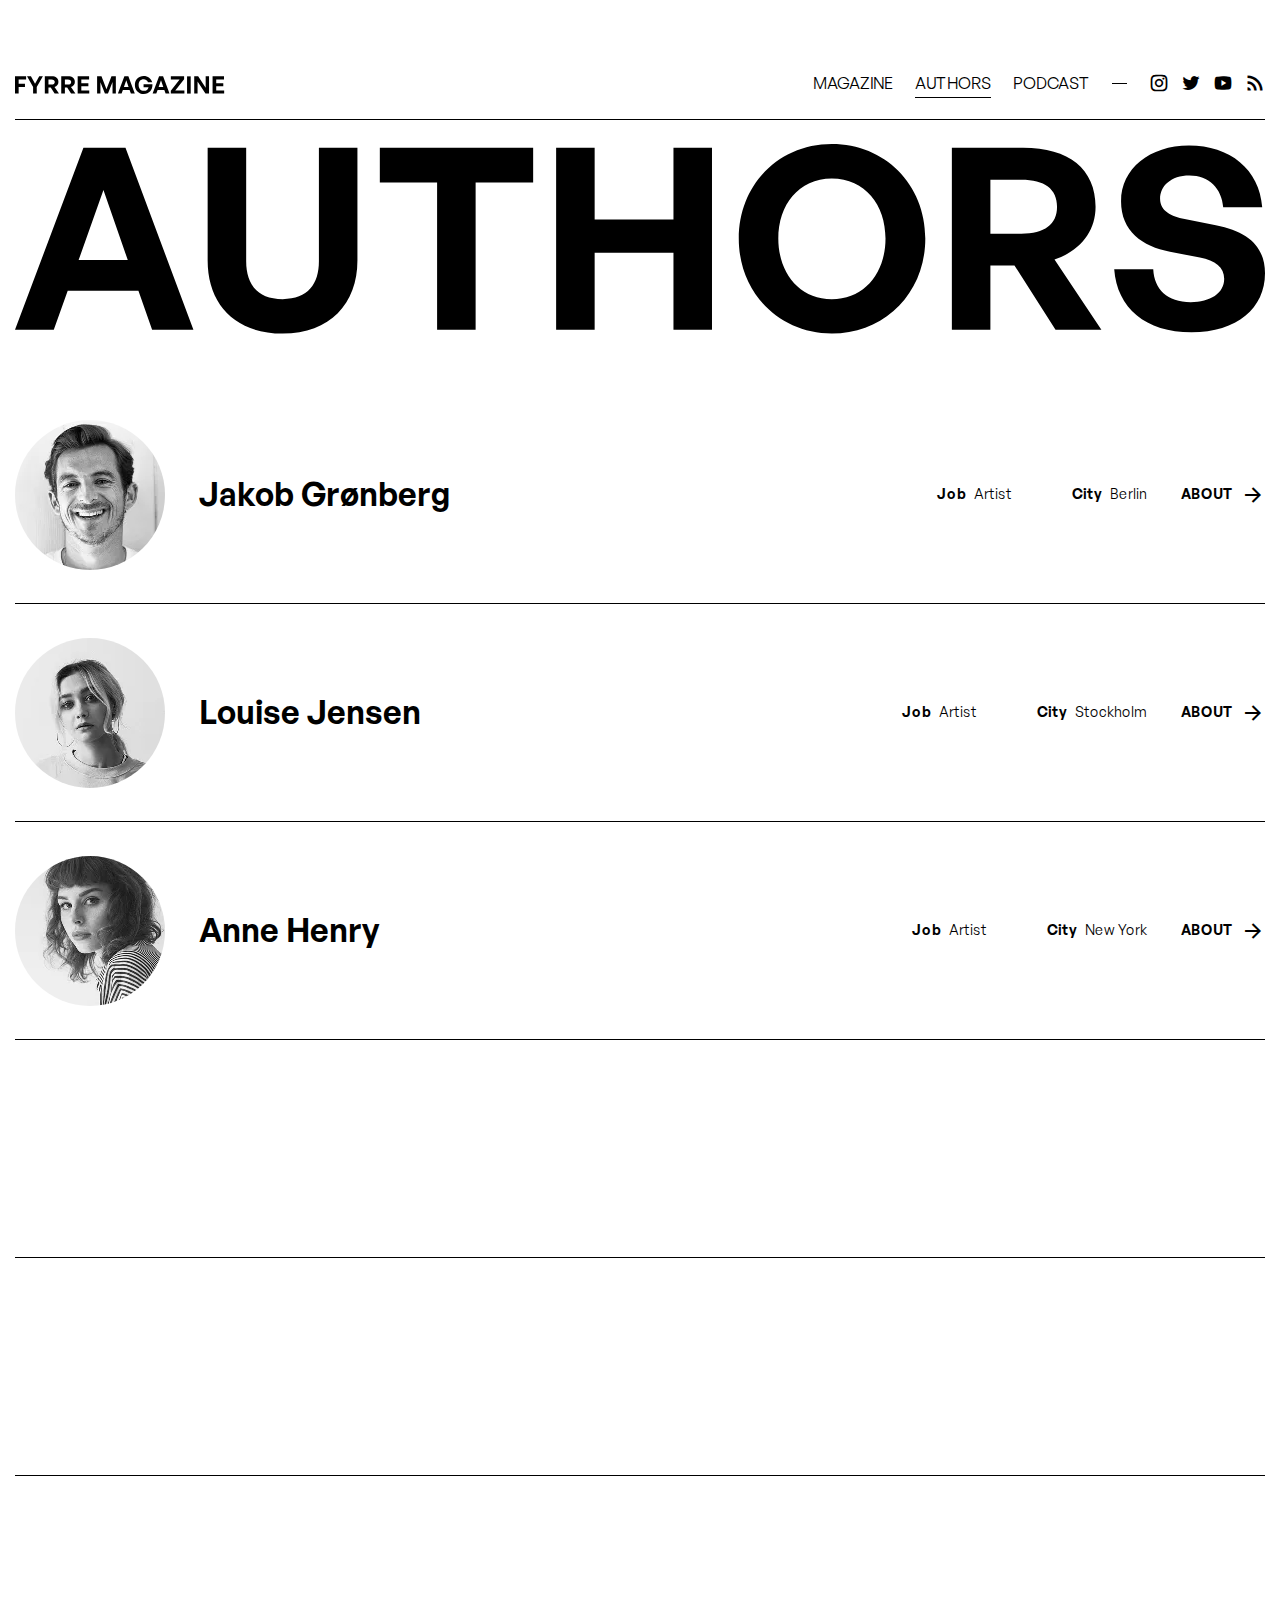
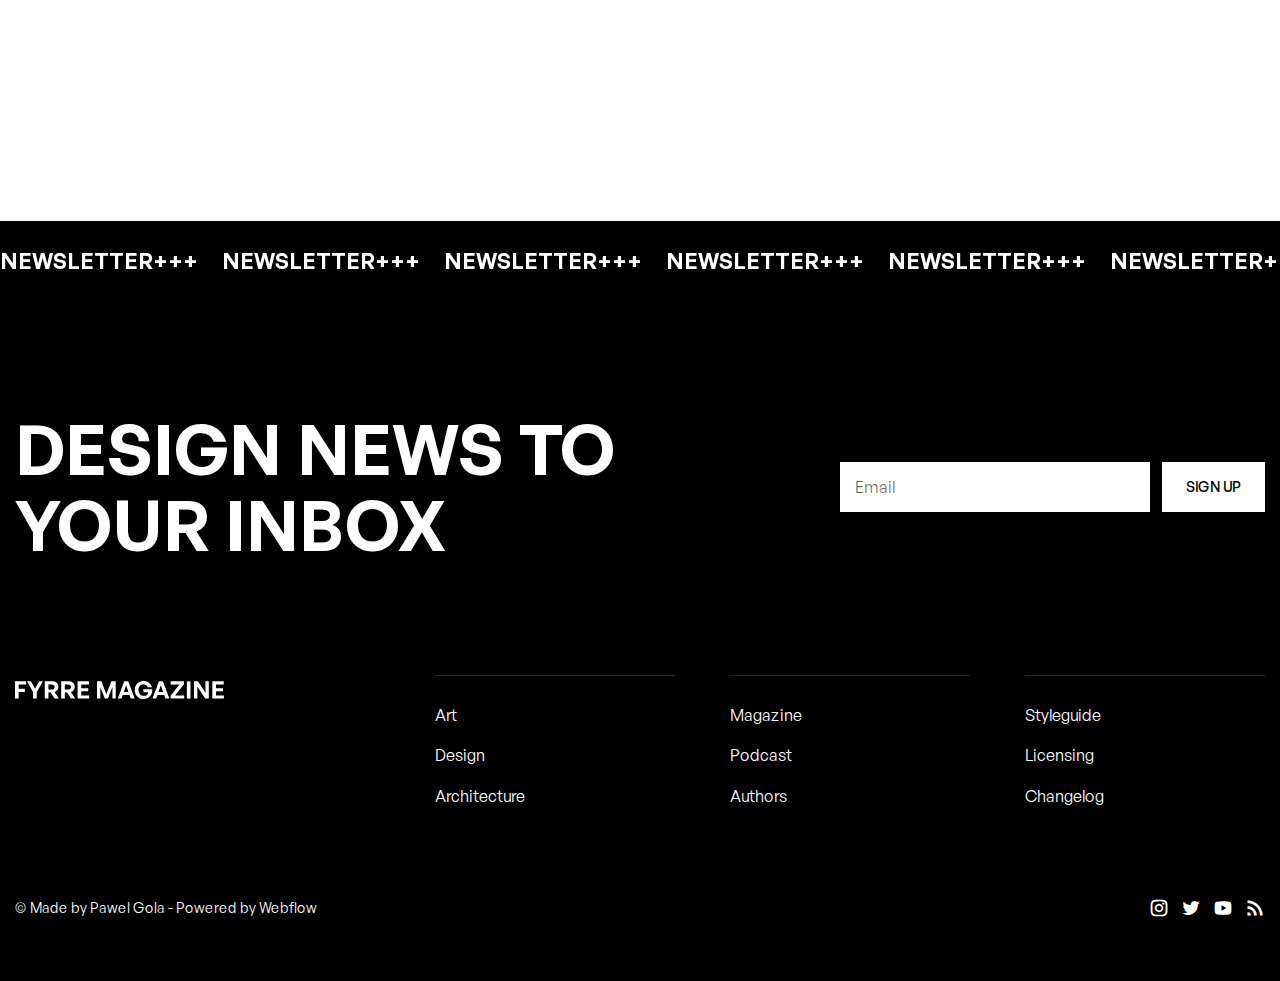
<file: authors.html>
<!doctype html>
<html lang="en">
	<head>
		<style data-fls-preloader="false" rel="preload">
			body>*:not(.fls-preloader) {
      opacity: 0;
      visibility: hidden;
   }

   [data-fls-preloader-loaded] body>*:not(.fls-preloader):not(.scroll-to-top) {
      transition: opacity 0.5s ease 0s;
      opacity: 1;
      visibility: visible;
   }
		</style>
		<meta charset="UTF-8">
		<meta name="viewport" content="width=device-width, initial-scale=1.0">
		<link rel="preload" href="./assets/fonts/GeneralSans-Semibold.woff2" as="font" type="font/woff2" crossorigin="anonymous">
		<link rel="preload" href="./assets/fonts/GeneralSans-Regular.woff2" as="font" type="font/woff2" crossorigin="anonymous">
		<link rel="preload" href="./assets/fonts/GeneralSans-Medium.woff2" as="font" type="font/woff2" crossorigin="anonymous">
		<link rel="shortcut icon" href="./assets/img/favicon.ico">
		<title>Authors</title>
		<script type="module" crossorigin="" src="./js/app.min.js?v=1770651143544"></script>
		<link rel="stylesheet" crossorigin="" href="./css/app.min.css?v=1770651143544">
	</head>
	<body>
		<div class="wrapper">
			<header data-fls-header="" data-fls-header-scroll="" data-fls-header-scroll-show="" data-fls-lp="" class="header">
				<div class="header__container">
					<div class="header__body">
						<a href="index.html" class="header__link-logo">
							<img class="header__logo" src="./assets/img/logo.svg" alt="Image">
						</a>
						<nav class="header__menu menu">
							<div class="menu__body">
								<ul class="menu__list">
									<li class="menu__item">
										<a class="menu__link" href="magazine.html">Magazine</a>
									</li>
									<li class="menu__item">
										<a class="menu__link menu__link--active" href="authors.html">Authors</a>
									</li>
									<li class="menu__item">
										<a class="menu__link" href="podcast.html">Podcast</a>
									</li>
								</ul>
								<div class="menu__content"></div>
							</div>
						</nav>
						<span class="header__line"></span>
						<ul data-fls-dynamic=".menu__content, 767.98" data-fls-social="" class="social">
							<li class="social__item">
								<a href="https://www.instagram.com/" aria-label="instagram link" target="_blank" class="social__link --icon-s-inst"></a>
							</li>
							<li class="social__item">
								<a href="https://x.com/" aria-label="x link" target="_blank" class="social__link --icon-s-x"></a>
							</li>
							<li class="social__item">
								<a href="https://www.youtube.com/" aria-label="youtube link" target="_blank" class="social__link --icon-s-youtube"></a>
							</li>
							<li class="social__item">
								<a href="#" target="_blank" aria-label="rss link" class="social__link --icon-s-rss"></a>
							</li>
						</ul>
						<button type="button" data-fls-menu="" aria-label="open menu" class="icon-menu">
							<span></span>
						</button>
					</div>
				</div>
			</header>
			<main class="page page--authors">
				<figure class="authors-hero __container">
					<img loading="lazy" class="authors-hero__image" src="./assets/img/authors/authors.svg" alt="authors">
				</figure>
				<section class="page__authors authors">
					<div class="authors__container">
						<div class="authors__items">
							<article data-fls-authoritem="" data-fls-watcher="" data-fls-watcher-once="" class="authoritem authoritem--main">
								<a href="authorsingle.html" class="authoritem__inner">
									<figure class="authoritem__picture">
										<picture>
											<img loading="lazy" class="authoritem__image" alt="avatar" src="./assets/img/authors/01.webp">
										</picture>
									</figure>
									<div class="authoritem__body">
										<h3 class="authoritem__name">Jakob Grønberg</h3>
										<dl class="authoritem__info info-authoritem">
											<div class="info-authoritem__row">
												<dt>Job</dt>
												<dd>Artist</dd>
											</div>
											<div class="info-authoritem__row">
												<dt>City</dt>
												<dd>Berlin</dd>
											</div>
										</dl>
									</div>
									<span data-fls-button="" class="authoritem__button button button--arrow --icon-arrow">About</span>
								</a>
							</article>
							<article data-fls-authoritem="" data-fls-watcher="" data-fls-watcher-once="" class="authoritem authoritem--main">
								<a href="authorsingle.html" class="authoritem__inner">
									<figure class="authoritem__picture">
										<picture>
											<img loading="lazy" class="authoritem__image" alt="avatar" src="./assets/img/authors/02.webp">
										</picture>
									</figure>
									<div class="authoritem__body">
										<h3 class="authoritem__name">Louise Jensen</h3>
										<dl class="authoritem__info info-authoritem">
											<div class="info-authoritem__row">
												<dt>Job</dt>
												<dd>Artist</dd>
											</div>
											<div class="info-authoritem__row">
												<dt>City</dt>
												<dd>Stockholm</dd>
											</div>
										</dl>
									</div>
									<span data-fls-button="" class="authoritem__button button button--arrow --icon-arrow">About</span>
								</a>
							</article>
							<article data-fls-authoritem="" data-fls-watcher="" data-fls-watcher-once="" class="authoritem authoritem--main">
								<a href="authorsingle.html" class="authoritem__inner">
									<figure class="authoritem__picture">
										<picture>
											<img loading="lazy" class="authoritem__image" alt="avatar" src="./assets/img/authors/03.webp">
										</picture>
									</figure>
									<div class="authoritem__body">
										<h3 class="authoritem__name">Anne Henry</h3>
										<dl class="authoritem__info info-authoritem">
											<div class="info-authoritem__row">
												<dt>Job</dt>
												<dd>Artist</dd>
											</div>
											<div class="info-authoritem__row">
												<dt>City</dt>
												<dd>New York</dd>
											</div>
										</dl>
									</div>
									<span data-fls-button="" class="authoritem__button button button--arrow --icon-arrow">About</span>
								</a>
							</article>
							<article data-fls-authoritem="" data-fls-watcher="" data-fls-watcher-once="" class="authoritem authoritem--main">
								<a href="authorsingle.html" class="authoritem__inner">
									<figure class="authoritem__picture">
										<picture>
											<img loading="lazy" class="authoritem__image" alt="avatar" src="./assets/img/authors/04.webp">
										</picture>
									</figure>
									<div class="authoritem__body">
										<h3 class="authoritem__name">Anna Nielsen</h3>
										<dl class="authoritem__info info-authoritem">
											<div class="info-authoritem__row">
												<dt>Job</dt>
												<dd>Artist</dd>
											</div>
											<div class="info-authoritem__row">
												<dt>City</dt>
												<dd>Copenhagen</dd>
											</div>
										</dl>
									</div>
									<span data-fls-button="" class="authoritem__button button button--arrow --icon-arrow">About</span>
								</a>
							</article>
							<article data-fls-authoritem="" data-fls-watcher="" data-fls-watcher-once="" class="authoritem authoritem--main">
								<a href="authorsingle.html" class="authoritem__inner">
									<figure class="authoritem__picture">
										<picture>
											<img loading="lazy" class="authoritem__image" alt="avatar" src="./assets/img/authors/05.webp">
										</picture>
									</figure>
									<div class="authoritem__body">
										<h3 class="authoritem__name">Jane Cooper</h3>
										<dl class="authoritem__info info-authoritem">
											<div class="info-authoritem__row">
												<dt>Job</dt>
												<dd>Artist</dd>
											</div>
											<div class="info-authoritem__row">
												<dt>City</dt>
												<dd>Berlin</dd>
											</div>
										</dl>
									</div>
									<span data-fls-button="" class="authoritem__button button button--arrow --icon-arrow">About</span>
								</a>
							</article>
							<article data-fls-authoritem="" data-fls-watcher="" data-fls-watcher-once="" class="authoritem authoritem--main">
								<a href="authorsingle.html" class="authoritem__inner">
									<figure class="authoritem__picture">
										<picture>
											<img loading="lazy" class="authoritem__image" alt="avatar" src="./assets/img/authors/06.webp">
										</picture>
									</figure>
									<div class="authoritem__body">
										<h3 class="authoritem__name">Cristofer Vaccaro</h3>
										<dl class="authoritem__info info-authoritem">
											<div class="info-authoritem__row">
												<dt>Job</dt>
												<dd>Artist</dd>
											</div>
											<div class="info-authoritem__row">
												<dt>City</dt>
												<dd>Lisbon</dd>
											</div>
										</dl>
									</div>
									<span data-fls-button="" class="authoritem__button button button--arrow --icon-arrow">About</span>
								</a>
							</article>
						</div>
					</div>
				</section>
			</main>
			<footer data-fls-footer="" class="footer">
				<div data-fls-marquee="" data-fls-marquee-pause="" data-fls-marquee-speed="300" data-fls-marquee-space="24">
					<div>Newsletter+++</div>
				</div>
				<div class="footer__container">
					<div class="footer__main">
						<div class="footer__inbox">
							<h2 class="footer__title">Design News to your inbox</h2>
							<form class="form form--footer" data-fls-form="ajax" data-fls-form-popup="popup" method="POST" action="/sendmail/index.php">
								<div class="form__inner">
									<input data-fls-input="" required data-fls-form-validatenow="" type="email" name="form[email]" data-fls-form-errtext="Enter E-mail" placeholder="Email" class="form__input input">
								</div>
								<button data-fls-button="" type="submit" class="form__button button button--inverse">Sign up</button>
							</form>
						</div>
						<div class="footer__content">
							<div class="footer__link-wrapper">
								<a href="index.html" class="footer__link-logo">
									<img class="footer__logo" src="./assets/img/logo-inverse.svg" alt="Image">
								</a>
							</div>
							<div class="footer__menus menus-footer">
								<ul class="menus-footer__list">
									<li class="menus-footer__li">
										<a href="#" class="menus-footer__link">Art</a>
									</li>
									<li class="menus-footer__li">
										<a href="#" class="menus-footer__link">Design</a>
									</li>
									<li class="menus-footer__li">
										<a href="#" class="menus-footer__link">Architecture</a>
									</li>
								</ul>
								<ul class="menus-footer__list">
									<li class="menus-footer__li">
										<a href="magazine.html" class="menus-footer__link">Magazine</a>
									</li>
									<li class="menus-footer__li">
										<a href="podcast.html" class="menus-footer__link">Podcast</a>
									</li>
									<li class="menus-footer__li">
										<a href="authors.html" class="menus-footer__link">Authors</a>
									</li>
								</ul>
								<ul class="menus-footer__list">
									<li class="menus-footer__li">
										<a href="#" class="menus-footer__link">Styleguide</a>
									</li>
									<li class="menus-footer__li">
										<a href="#" class="menus-footer__link">Licensing</a>
									</li>
									<li class="menus-footer__li">
										<a href="#" class="menus-footer__link">Changelog</a>
									</li>
								</ul>
							</div>
						</div>
					</div>
					<div class="footer__bottom">
						<div class="footer__copy">© Made by Pawel Gola - Powered by Webflow</div>
						<ul data-fls-social="" class="social">
							<li class="social__item">
								<a href="https://www.instagram.com/" aria-label="instagram link" target="_blank" class="social__link --icon-s-inst"></a>
							</li>
							<li class="social__item">
								<a href="https://x.com/" aria-label="x link" target="_blank" class="social__link --icon-s-x"></a>
							</li>
							<li class="social__item">
								<a href="https://www.youtube.com/" aria-label="youtube link" target="_blank" class="social__link --icon-s-youtube"></a>
							</li>
							<li class="social__item">
								<a href="#" aria-label="rss link" target="_blank" class="social__link --icon-s-rss"></a>
							</li>
						</ul>
					</div>
				</div>
			</footer>
		</div>
		<!-- ? scroll-to-top buttton -->
		<button data-fls-scrolltop="" data-fls-lp="" data-fls-lp-type="right" class="scroll-to-top" aria-label="Вернуться наверх">
			<svg xmlns="http://www.w3.org/2000/svg" class="scroll-to-top__icon" width="14" height="18" viewbox="0 0 14 18" fill="none">
				<path fill-rule="evenodd" clip-rule="evenodd" d="M7.00012 17.75C6.58591 17.75 6.25012 17.4142 6.25012 17L6.25012 2.81066L1.53045 7.53033C1.23756 7.82322 0.762684 7.82322 0.469791 7.53033C0.176898 7.23744 0.176898 6.76256 0.469791 6.46967L6.46979 0.46967C6.61044 0.329018 6.80121 0.250001 7.00012 0.250001C7.19903 0.250001 7.3898 0.329018 7.53045 0.46967L13.5305 6.46967C13.8233 6.76256 13.8233 7.23744 13.5305 7.53033C13.2376 7.82322 12.7627 7.82322 12.4698 7.53033L7.75012 2.81066L7.75012 17C7.75012 17.4142 7.41434 17.75 7.00012 17.75Z" fill="#fff"></path>
			</svg>
		</button>
	</body>
</html>
</file>
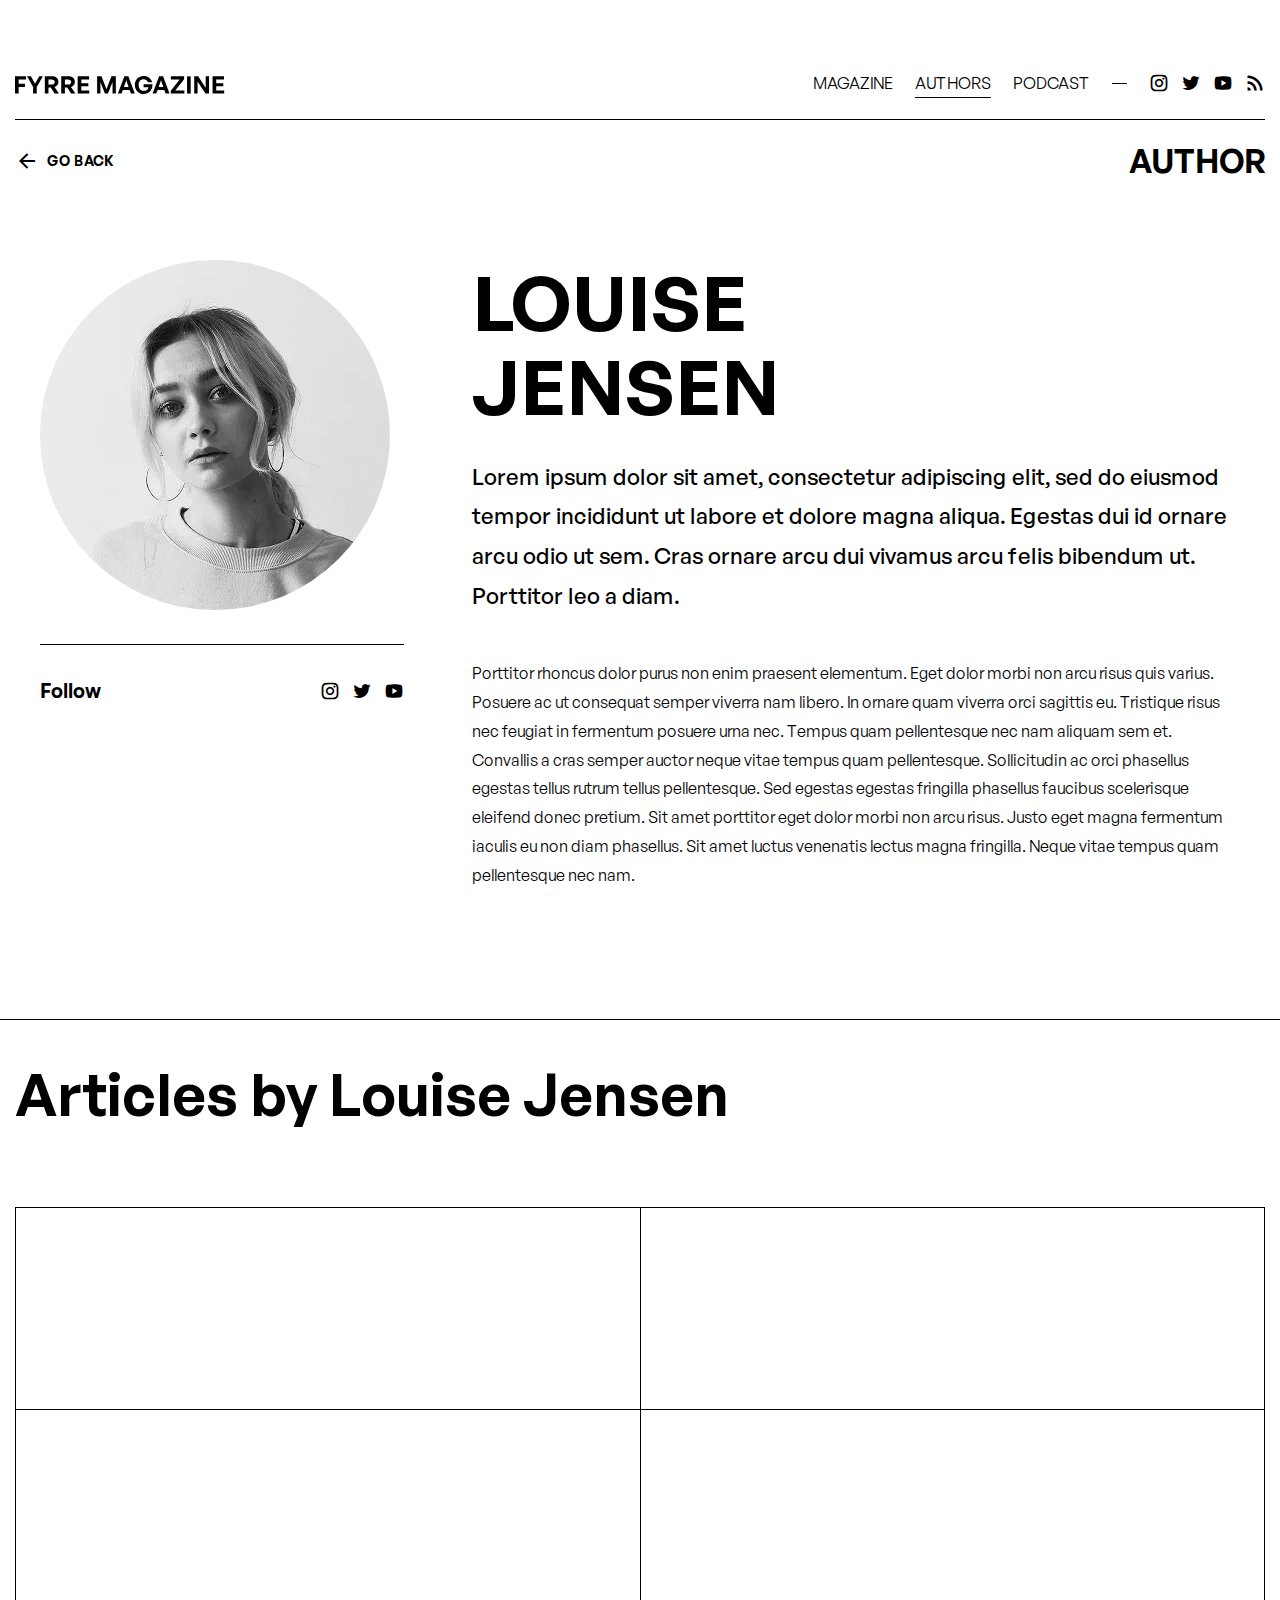
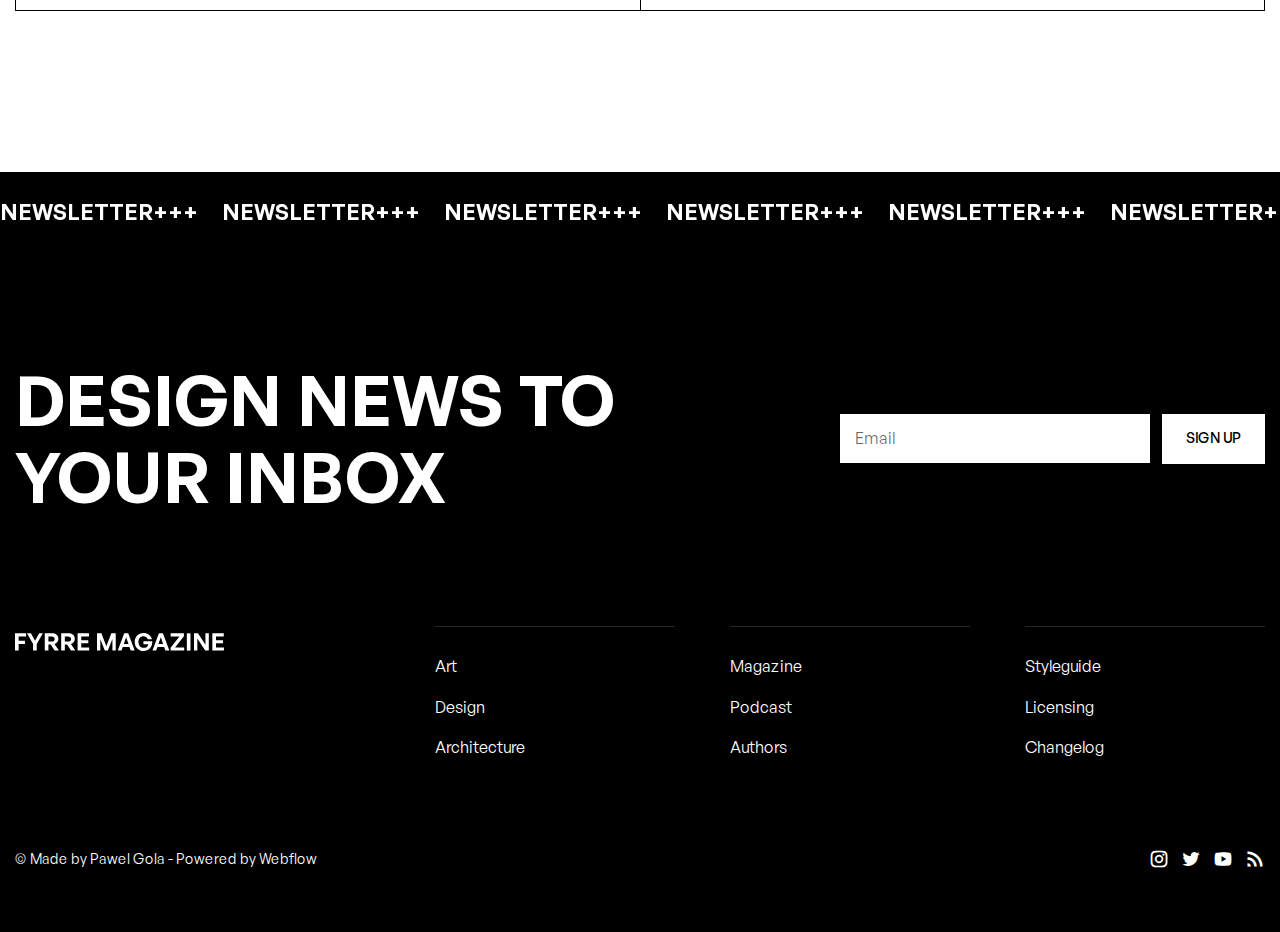
<file: authorsingle.html>
<!doctype html>
<html lang="en">
	<head>
		<style data-fls-preloader="false" rel="preload">
			body>*:not(.fls-preloader) {
      opacity: 0;
      visibility: hidden;
   }

   [data-fls-preloader-loaded] body>*:not(.fls-preloader):not(.scroll-to-top) {
      transition: opacity 0.5s ease 0s;
      opacity: 1;
      visibility: visible;
   }
		</style>
		<meta charset="UTF-8">
		<meta name="viewport" content="width=device-width, initial-scale=1.0">
		<link rel="preload" href="./assets/fonts/GeneralSans-Semibold.woff2" as="font" type="font/woff2" crossorigin="anonymous">
		<link rel="preload" href="./assets/fonts/GeneralSans-Regular.woff2" as="font" type="font/woff2" crossorigin="anonymous">
		<link rel="preload" href="./assets/fonts/GeneralSans-Medium.woff2" as="font" type="font/woff2" crossorigin="anonymous">
		<link rel="shortcut icon" href="./assets/img/favicon.ico">
		<title>Author</title>
		<script type="module" crossorigin="" src="./js/app.min.js?v=1770651143545"></script>
		<link rel="stylesheet" crossorigin="" href="./css/app.min.css?v=1770651143545">
	</head>
	<body>
		<div class="wrapper">
			<header data-fls-header="" data-fls-header-scroll="" data-fls-header-scroll-show="" data-fls-lp="" class="header">
				<div class="header__container">
					<div class="header__body">
						<a href="index.html" class="header__link-logo">
							<img class="header__logo" src="./assets/img/logo.svg" alt="Image">
						</a>
						<nav class="header__menu menu">
							<div class="menu__body">
								<ul class="menu__list">
									<li class="menu__item">
										<a class="menu__link" href="magazine.html">Magazine</a>
									</li>
									<li class="menu__item">
										<a class="menu__link menu__link--active" href="authors.html">Authors</a>
									</li>
									<li class="menu__item">
										<a class="menu__link" href="podcast.html">Podcast</a>
									</li>
								</ul>
								<div class="menu__content"></div>
							</div>
						</nav>
						<span class="header__line"></span>
						<ul data-fls-dynamic=".menu__content, 767.98" data-fls-social="" class="social">
							<li class="social__item">
								<a href="https://www.instagram.com/" aria-label="instagram link" target="_blank" class="social__link --icon-s-inst"></a>
							</li>
							<li class="social__item">
								<a href="https://x.com/" aria-label="x link" target="_blank" class="social__link --icon-s-x"></a>
							</li>
							<li class="social__item">
								<a href="https://www.youtube.com/" aria-label="youtube link" target="_blank" class="social__link --icon-s-youtube"></a>
							</li>
							<li class="social__item">
								<a href="#" target="_blank" aria-label="rss link" class="social__link --icon-s-rss"></a>
							</li>
						</ul>
						<button type="button" data-fls-menu="" aria-label="open menu" class="icon-menu">
							<span></span>
						</button>
					</div>
				</div>
			</header>
			<main class="page page--authorsingle">
				<div data-fls-back="" class="back __container">
					<a href="authors.html" data-fls-button="" class="back__button button 
 button--arrow button--arrow-left --icon-arrow">Go Back</a>
					<span>Author</span>
				</div>
				<section class="page__author author">
					<div class="author__container">
						<div class="author__body">
							<div class="author__profile profile-author">
								<figure class="profile-author__picture">
									<picture>
										<img loading="lazy" class="profile-author__image" alt="author's avatar" src="./assets/img/authors/02-big.webp">
									</picture>
								</figure>
								<dl class="profile-author__info info-profile-author">
									<dt>Follow</dt>
									<dd>
										<ul data-fls-social="" class="social">
											<li class="social__item">
												<a href="https://www.instagram.com/" aria-label="instagram link" target="_blank" class="social__link --icon-s-inst"></a>
											</li>
											<li class="social__item">
												<a href="https://x.com/" aria-label="x link" target="_blank" class="social__link --icon-s-x"></a>
											</li>
											<li class="social__item">
												<a href="https://www.youtube.com/" aria-label="youtube link" target="_blank" class="social__link --icon-s-youtube"></a>
											</li>
										</ul>
									</dd>
								</dl>
							</div>
							<div class="author__content content-author">
								<div data-fls-headerblock="" data-fls-watcher="" data-fls-watcher-once="" class="header-block header-block--column">
									<h1 class="header-block__title">
										Louise
										<span>Jensen</span>
									</h1>
									<div class="header-block__text header-block__text--size-22">
										<p>
											Lorem ipsum dolor sit amet, consectetur adipiscing elit, sed do eiusmod tempor incididunt ut
								labore
								et
								dolore magna aliqua. Egestas dui id ornare arcu odio ut sem. Cras ornare arcu dui vivamus arcu
								felis
								bibendum ut. Porttitor leo a diam.
										</p>
									</div>
								</div>
								<div class="content-author__text">
									<p data-fls-watcher="" data-fls-watcher-once="">
										Porttitor rhoncus dolor purus non enim praesent elementum. Eget dolor morbi non arcu risus quis
							varius. Posuere ac ut consequat semper viverra nam libero. In ornare quam viverra orci sagittis eu.
							Tristique risus nec feugiat in fermentum posuere urna nec. Tempus quam pellentesque nec nam aliquam
							sem et. Convallis a cras semper auctor neque vitae tempus quam pellentesque. Sollicitudin ac orci
							phasellus egestas tellus rutrum tellus pellentesque. Sed egestas egestas fringilla phasellus
							faucibus
							scelerisque eleifend donec pretium. Sit amet porttitor eget dolor morbi non arcu risus. Justo eget
							magna fermentum iaculis eu non diam phasellus. Sit amet luctus venenatis lectus magna fringilla.
							Neque
							vitae tempus quam pellentesque nec nam.
									</p>
								</div>
							</div>
						</div>
					</div>
				</section>
				<section class="page__articles-by-author articles-by-author">
					<div class="articles-by-author__container">
						<h2 class="articles-by-author__title">Articles by Louise Jensen</h2>
						<div class="articles-by-author__items">
							<a href="magazinesingle.html" data-fls-magazineitem="" data-fls-watcher="" data-fls-watcher-once="" class="magazineitem magazineitem--by-author">
								<article class="magazineitem__inner">
									<figure class="magazineitem__picture">
										<picture>
											<img loading="lazy" class="magazineitem__image" alt="cover" src="./assets/img/magazine/03.webp">
										</picture>
									</figure>
									<div class="magazineitem__body">
										<div class="magazineitem__content">
											<h2 class="magazineitem__title">The best art museums</h2>
										</div>
										<div class="magazineitem__footer">
											<dl class="magazineitem__info info-magazineitem">
												<div class="info-magazineitem__row">
													<dt>Date</dt>
													<dd>
														<time class="magazineitem__date" datetime="2022-03-16">16. March 2022</time>
													</dd>
												</div>
												<div class="info-magazineitem__row">
													<dt>Read</dt>
													<dd>1 Min</dd>
												</div>
											</dl>
										</div>
									</div>
								</article>
							</a>
							<a href="magazinesingle.html" data-fls-magazineitem="" data-fls-watcher="" data-fls-watcher-once="" class="magazineitem magazineitem--by-author">
								<article class="magazineitem__inner">
									<figure class="magazineitem__picture">
										<picture>
											<img loading="lazy" class="magazineitem__image" alt="cover" src="./assets/img/magazine/05.webp">
										</picture>
									</figure>
									<div class="magazineitem__body">
										<div class="magazineitem__content">
											<h2 class="magazineitem__title">An indestructible hope</h2>
										</div>
										<div class="magazineitem__footer">
											<dl class="magazineitem__info info-magazineitem">
												<div class="info-magazineitem__row">
													<dt>Date</dt>
													<dd>
														<time class="magazineitem__date" datetime="2022-03-16">16. March 2022</time>
													</dd>
												</div>
												<div class="info-magazineitem__row">
													<dt>Read</dt>
													<dd>1 Min</dd>
												</div>
											</dl>
										</div>
									</div>
								</article>
							</a>
							<a href="magazinesingle.html" data-fls-magazineitem="" data-fls-watcher="" data-fls-watcher-once="" class="magazineitem magazineitem--by-author">
								<article class="magazineitem__inner">
									<figure class="magazineitem__picture">
										<picture>
											<img loading="lazy" class="magazineitem__image" alt="cover" src="./assets/img/magazine/07.webp">
										</picture>
									</figure>
									<div class="magazineitem__body">
										<div class="magazineitem__content">
											<h2 class="magazineitem__title">The chains of our lives</h2>
										</div>
										<div class="magazineitem__footer">
											<dl class="magazineitem__info info-magazineitem">
												<div class="info-magazineitem__row">
													<dt>Date</dt>
													<dd>
														<time class="magazineitem__date" datetime="2022-03-16">16. March 2022</time>
													</dd>
												</div>
												<div class="info-magazineitem__row">
													<dt>Read</dt>
													<dd>1 Min</dd>
												</div>
											</dl>
										</div>
									</div>
								</article>
							</a>
							<a href="magazinesingle.html" data-fls-magazineitem="" data-fls-watcher="" data-fls-watcher-once="" class="magazineitem magazineitem--by-author">
								<article class="magazineitem__inner">
									<figure class="magazineitem__picture">
										<picture>
											<img loading="lazy" class="magazineitem__image" alt="cover" src="./assets/img/magazine/13.webp">
										</picture>
									</figure>
									<div class="magazineitem__body">
										<div class="magazineitem__content">
											<h2 class="magazineitem__title">Keep on Smiling</h2>
										</div>
										<div class="magazineitem__footer">
											<dl class="magazineitem__info info-magazineitem">
												<div class="info-magazineitem__row">
													<dt>Date</dt>
													<dd>
														<time class="magazineitem__date" datetime="2022-03-16">16. March 2022</time>
													</dd>
												</div>
												<div class="info-magazineitem__row">
													<dt>Read</dt>
													<dd>1 Min</dd>
												</div>
											</dl>
										</div>
									</div>
								</article>
							</a>
						</div>
					</div>
				</section>
			</main>
			<footer data-fls-footer="" class="footer">
				<div data-fls-marquee="" data-fls-marquee-pause="" data-fls-marquee-speed="300" data-fls-marquee-space="24">
					<div>Newsletter+++</div>
				</div>
				<div class="footer__container">
					<div class="footer__main">
						<div class="footer__inbox">
							<h2 class="footer__title">Design News to your inbox</h2>
							<form class="form form--footer" data-fls-form="ajax" data-fls-form-popup="popup" method="POST" action="/sendmail/index.php">
								<div class="form__inner">
									<input data-fls-input="" required data-fls-form-validatenow="" type="email" name="form[email]" data-fls-form-errtext="Enter E-mail" placeholder="Email" class="form__input input">
								</div>
								<button data-fls-button="" type="submit" class="form__button button button--inverse">Sign up</button>
							</form>
						</div>
						<div class="footer__content">
							<div class="footer__link-wrapper">
								<a href="index.html" class="footer__link-logo">
									<img class="footer__logo" src="./assets/img/logo-inverse.svg" alt="Image">
								</a>
							</div>
							<div class="footer__menus menus-footer">
								<ul class="menus-footer__list">
									<li class="menus-footer__li">
										<a href="#" class="menus-footer__link">Art</a>
									</li>
									<li class="menus-footer__li">
										<a href="#" class="menus-footer__link">Design</a>
									</li>
									<li class="menus-footer__li">
										<a href="#" class="menus-footer__link">Architecture</a>
									</li>
								</ul>
								<ul class="menus-footer__list">
									<li class="menus-footer__li">
										<a href="magazine.html" class="menus-footer__link">Magazine</a>
									</li>
									<li class="menus-footer__li">
										<a href="podcast.html" class="menus-footer__link">Podcast</a>
									</li>
									<li class="menus-footer__li">
										<a href="authors.html" class="menus-footer__link">Authors</a>
									</li>
								</ul>
								<ul class="menus-footer__list">
									<li class="menus-footer__li">
										<a href="#" class="menus-footer__link">Styleguide</a>
									</li>
									<li class="menus-footer__li">
										<a href="#" class="menus-footer__link">Licensing</a>
									</li>
									<li class="menus-footer__li">
										<a href="#" class="menus-footer__link">Changelog</a>
									</li>
								</ul>
							</div>
						</div>
					</div>
					<div class="footer__bottom">
						<div class="footer__copy">© Made by Pawel Gola - Powered by Webflow</div>
						<ul data-fls-social="" class="social">
							<li class="social__item">
								<a href="https://www.instagram.com/" aria-label="instagram link" target="_blank" class="social__link --icon-s-inst"></a>
							</li>
							<li class="social__item">
								<a href="https://x.com/" aria-label="x link" target="_blank" class="social__link --icon-s-x"></a>
							</li>
							<li class="social__item">
								<a href="https://www.youtube.com/" aria-label="youtube link" target="_blank" class="social__link --icon-s-youtube"></a>
							</li>
							<li class="social__item">
								<a href="#" aria-label="rss link" target="_blank" class="social__link --icon-s-rss"></a>
							</li>
						</ul>
					</div>
				</div>
			</footer>
		</div>
		<!-- ? scroll-to-top buttton -->
		<button data-fls-scrolltop="" data-fls-lp="" data-fls-lp-type="right" class="scroll-to-top" aria-label="Вернуться наверх">
			<svg xmlns="http://www.w3.org/2000/svg" class="scroll-to-top__icon" width="14" height="18" viewbox="0 0 14 18" fill="none">
				<path fill-rule="evenodd" clip-rule="evenodd" d="M7.00012 17.75C6.58591 17.75 6.25012 17.4142 6.25012 17L6.25012 2.81066L1.53045 7.53033C1.23756 7.82322 0.762684 7.82322 0.469791 7.53033C0.176898 7.23744 0.176898 6.76256 0.469791 6.46967L6.46979 0.46967C6.61044 0.329018 6.80121 0.250001 7.00012 0.250001C7.19903 0.250001 7.3898 0.329018 7.53045 0.46967L13.5305 6.46967C13.8233 6.76256 13.8233 7.23744 13.5305 7.53033C13.2376 7.82322 12.7627 7.82322 12.4698 7.53033L7.75012 2.81066L7.75012 17C7.75012 17.4142 7.41434 17.75 7.00012 17.75Z" fill="#fff"></path>
			</svg>
		</button>
	</body>
</html>
</file>
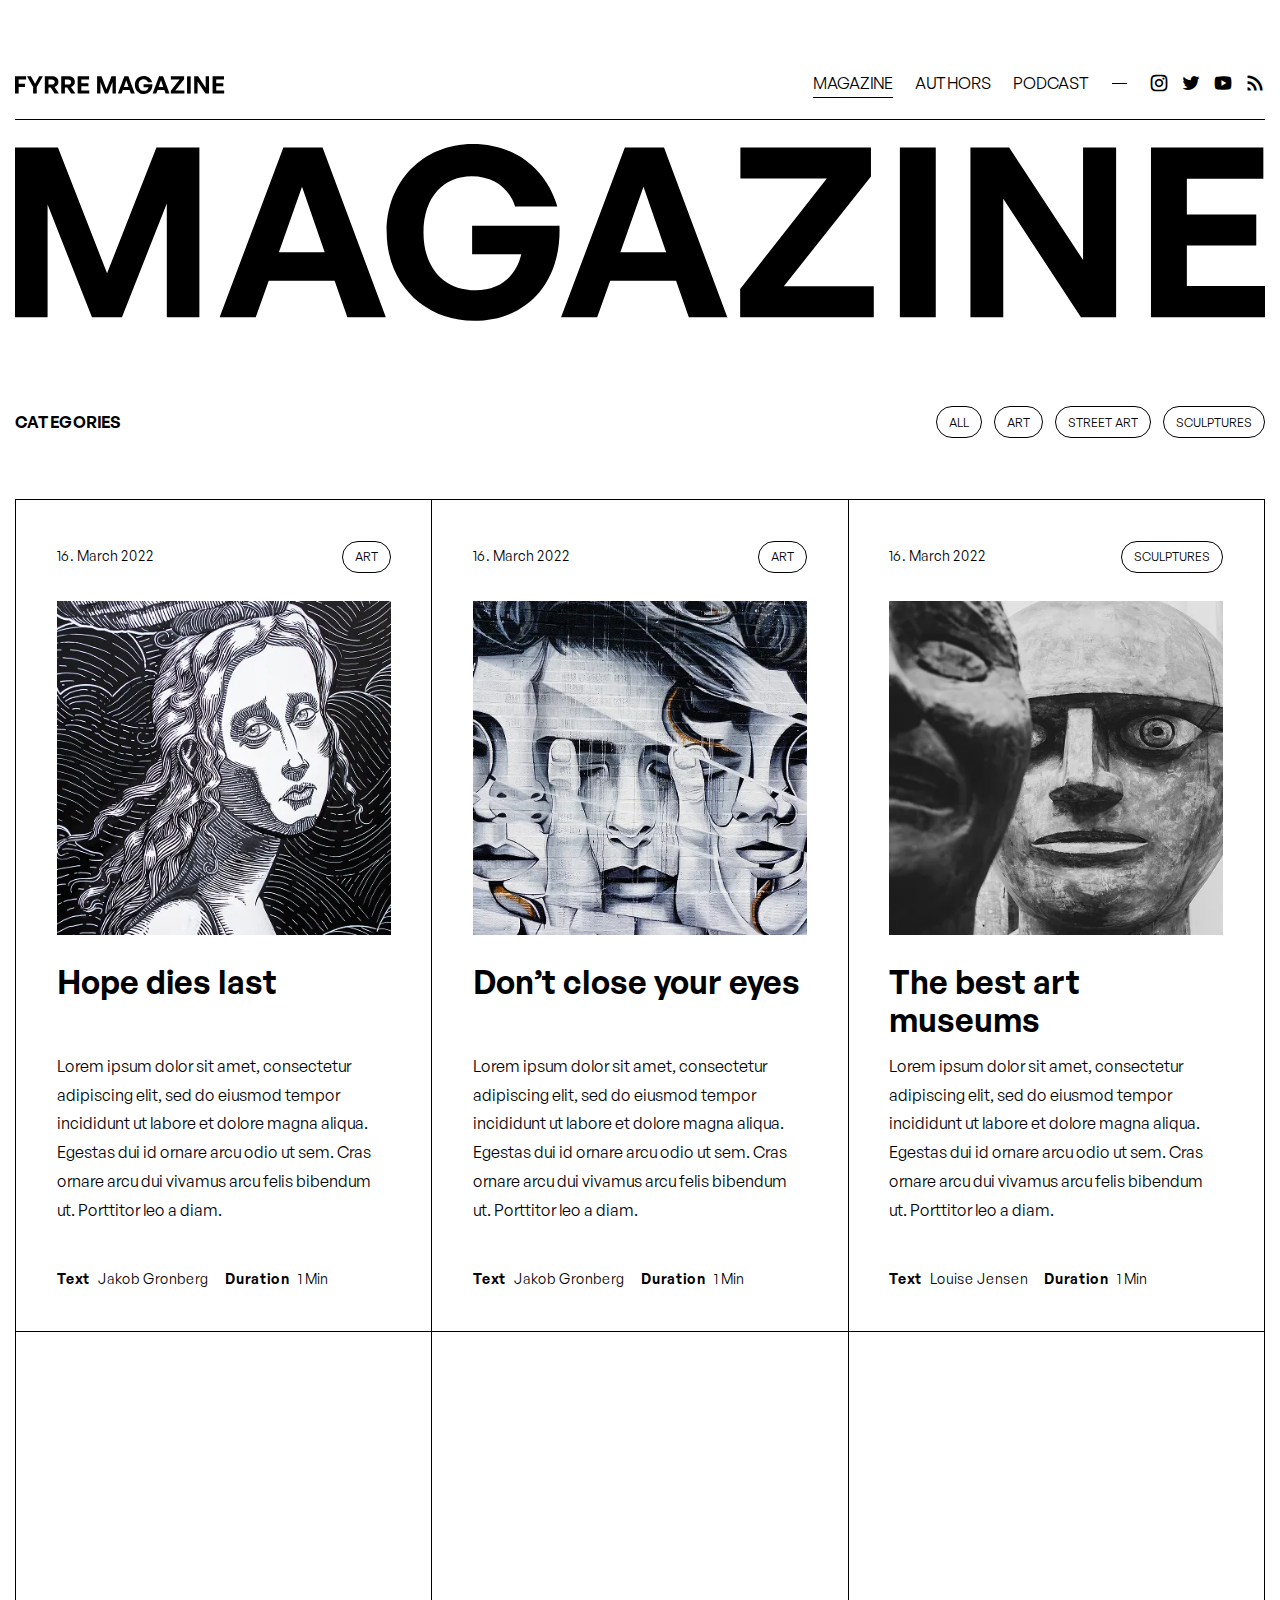
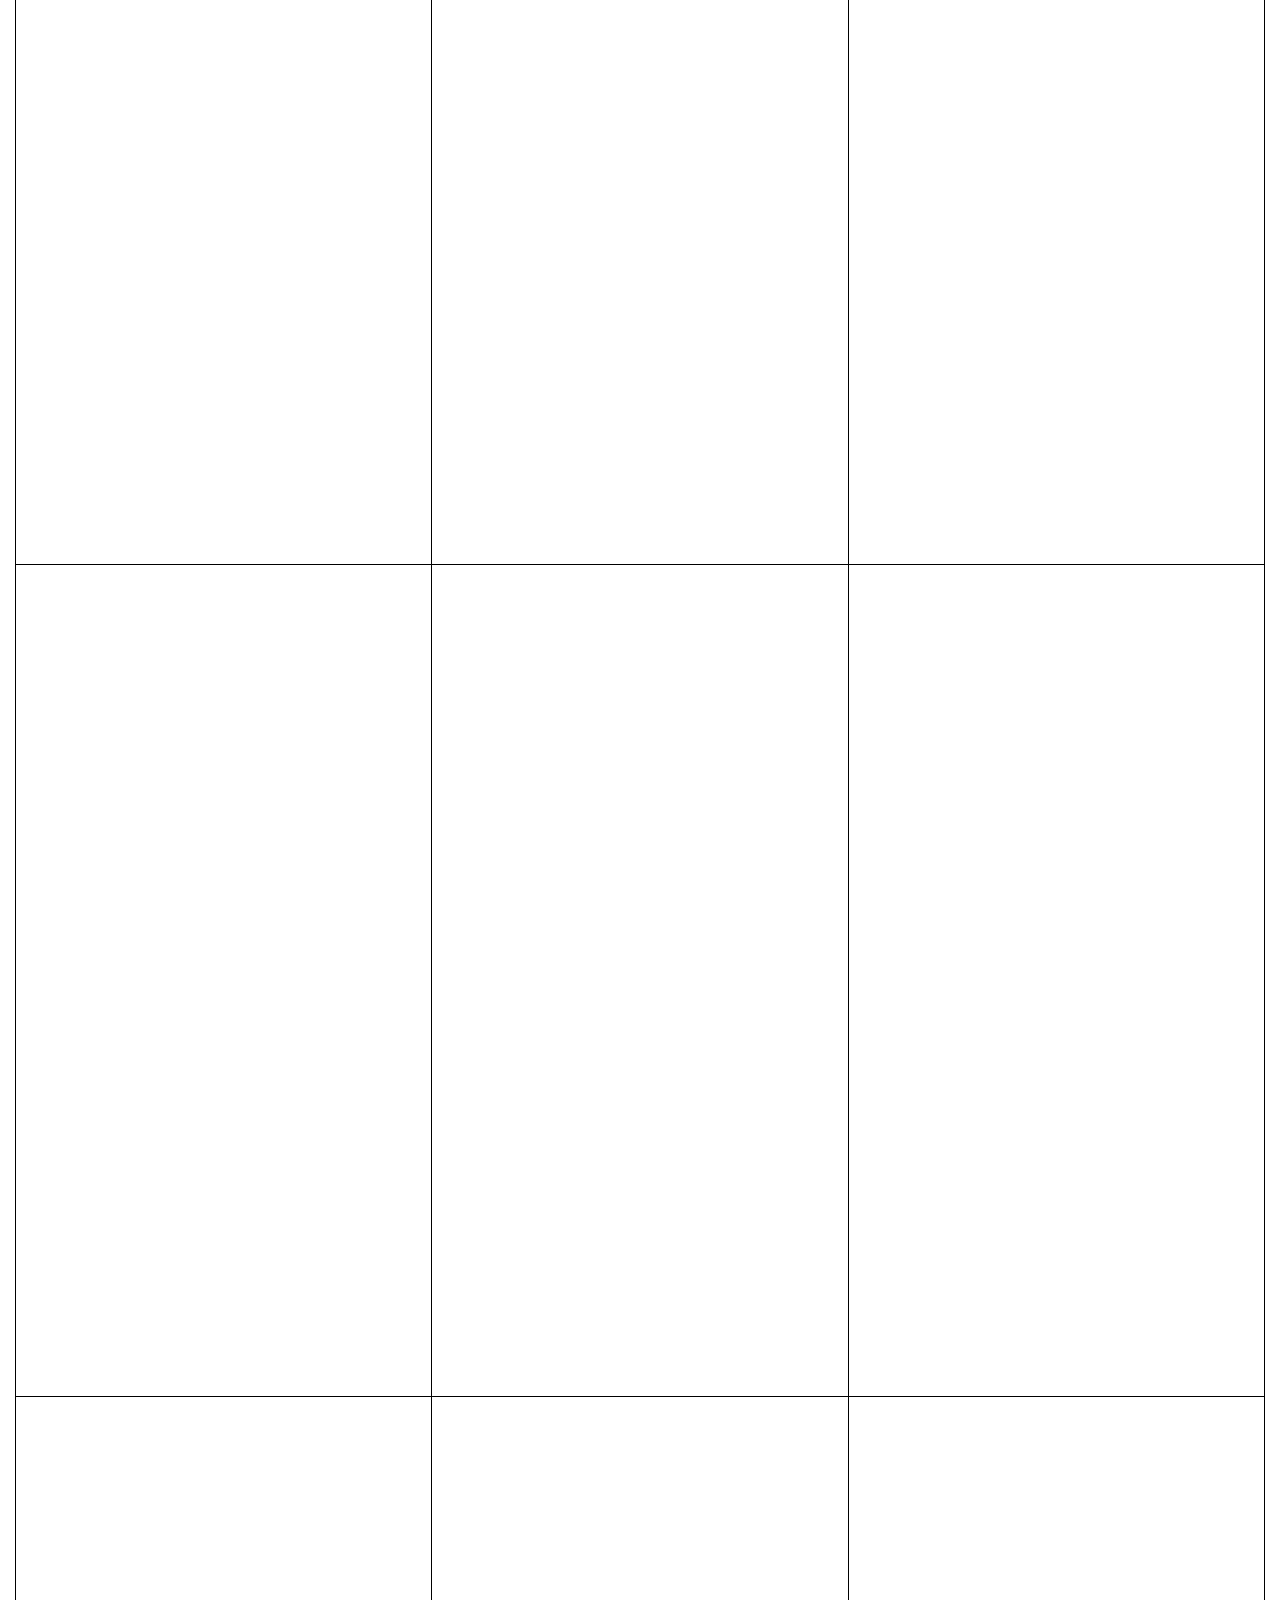
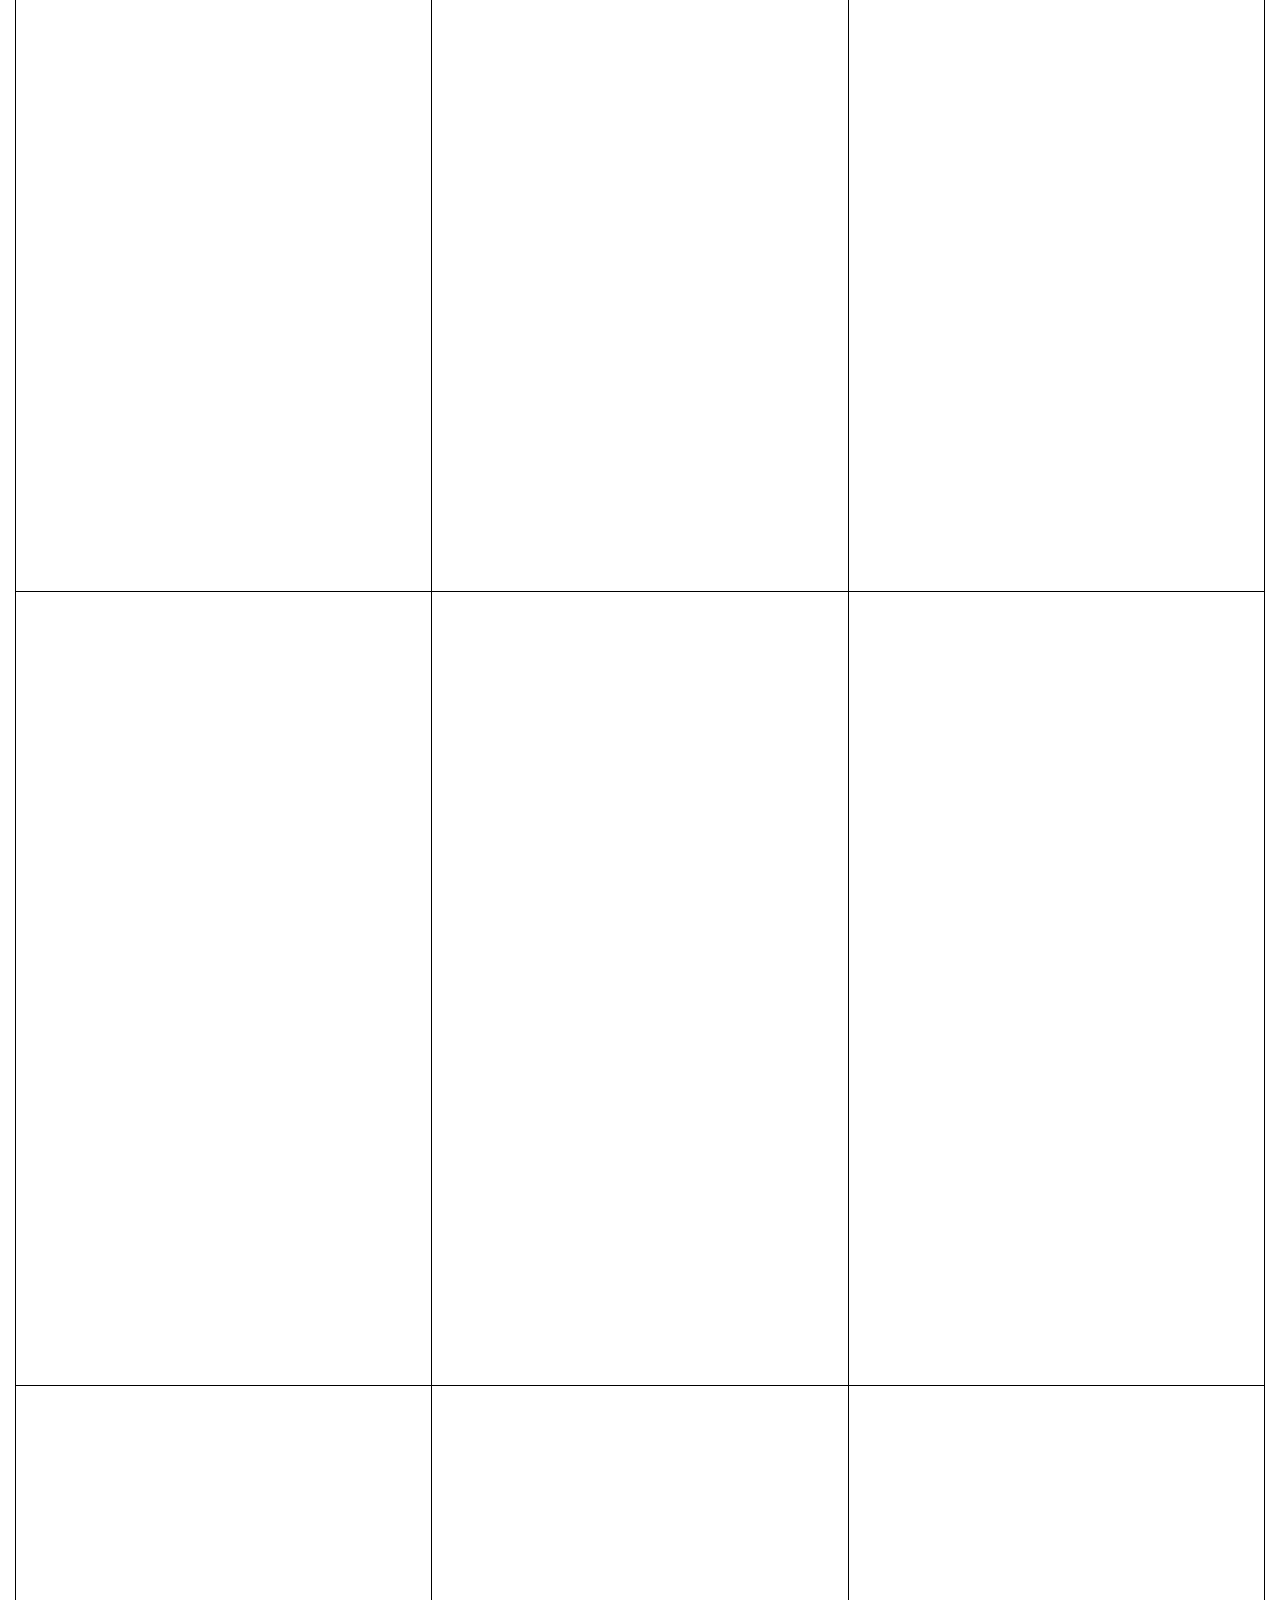
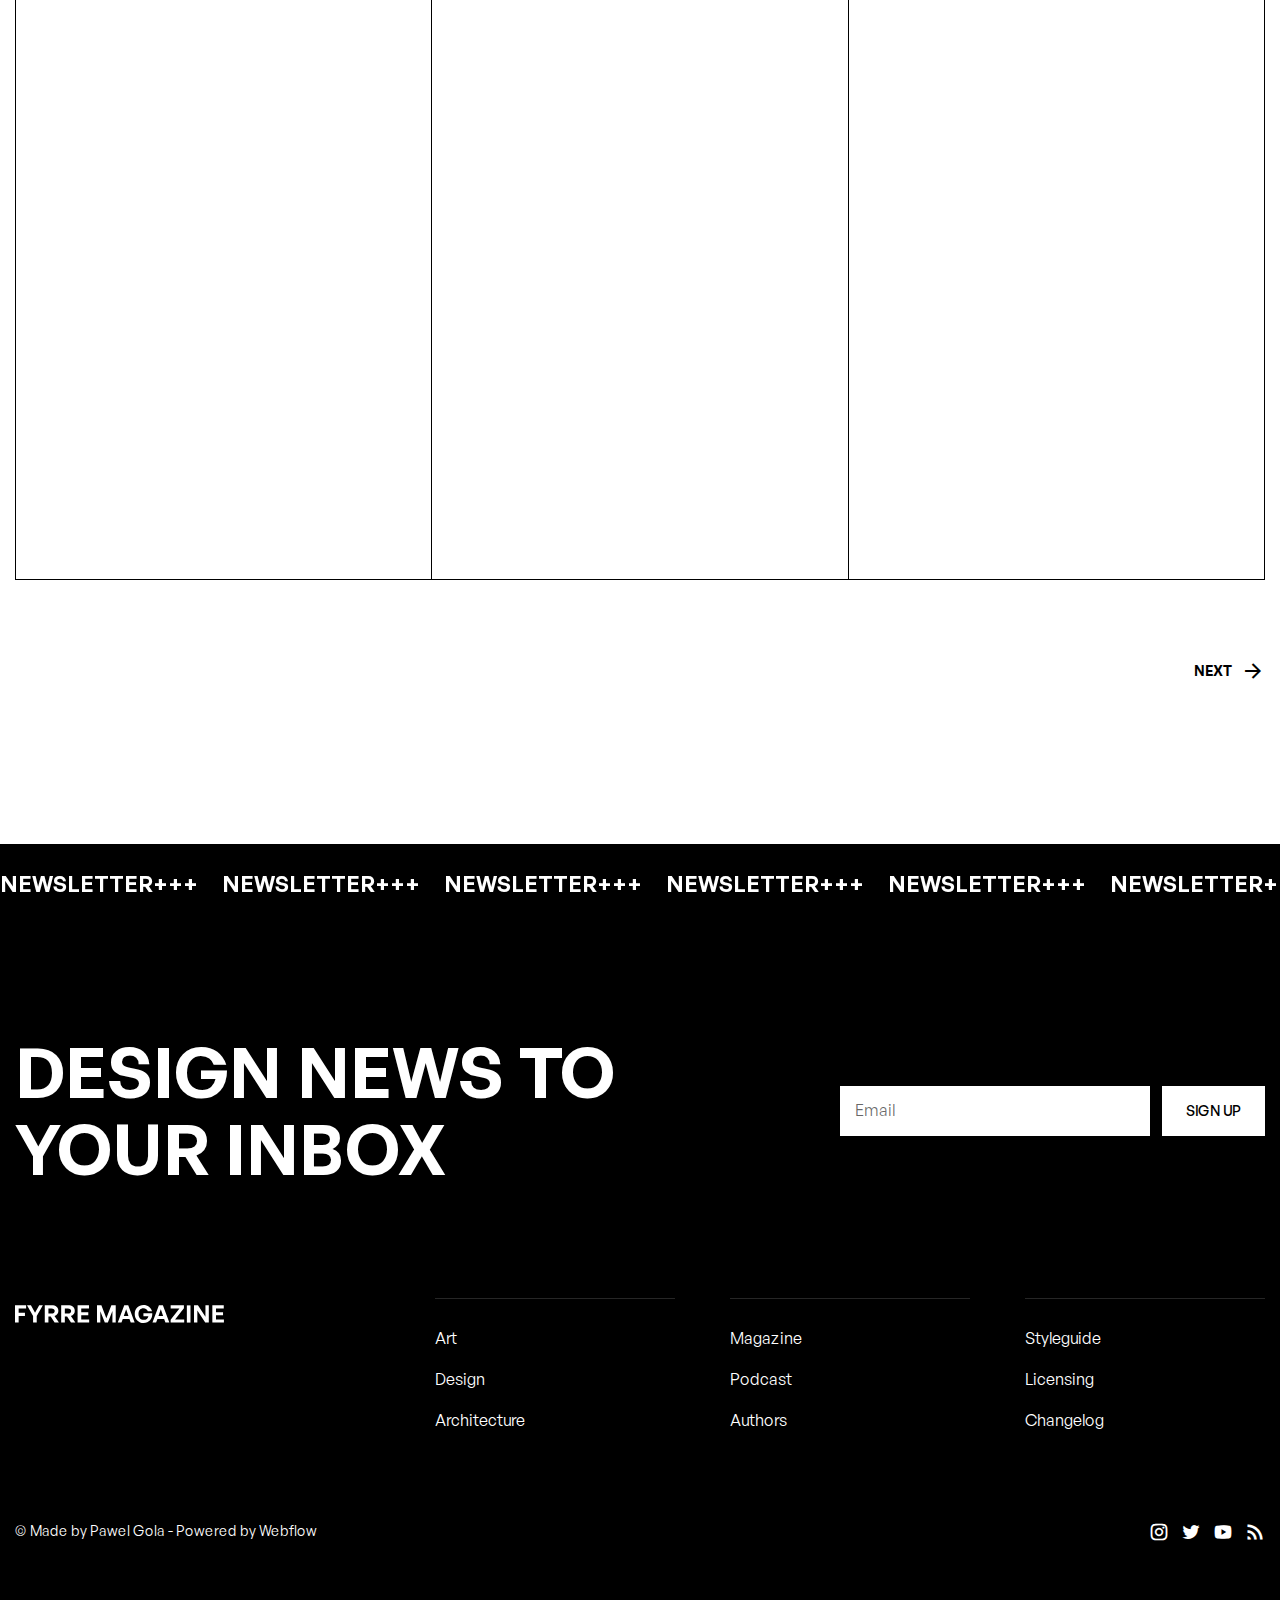
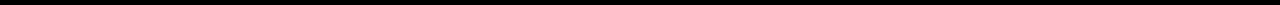
<file: magazine.html>
<!doctype html>
<html lang="en">
	<head>
		<style data-fls-preloader="false" rel="preload">
			body>*:not(.fls-preloader) {
      opacity: 0;
      visibility: hidden;
   }

   [data-fls-preloader-loaded] body>*:not(.fls-preloader):not(.scroll-to-top) {
      transition: opacity 0.5s ease 0s;
      opacity: 1;
      visibility: visible;
   }
		</style>
		<meta charset="UTF-8">
		<meta name="viewport" content="width=device-width, initial-scale=1.0">
		<link rel="preload" href="./assets/fonts/GeneralSans-Semibold.woff2" as="font" type="font/woff2" crossorigin="anonymous">
		<link rel="preload" href="./assets/fonts/GeneralSans-Regular.woff2" as="font" type="font/woff2" crossorigin="anonymous">
		<link rel="preload" href="./assets/fonts/GeneralSans-Medium.woff2" as="font" type="font/woff2" crossorigin="anonymous">
		<link rel="shortcut icon" href="./assets/img/favicon.ico">
		<title>Magazine</title>
		<script type="module" crossorigin="" src="./js/app.min.js?v=1770651143543"></script>
		<link rel="stylesheet" crossorigin="" href="./css/app.min.css?v=1770651143543">
	</head>
	<body>
		<div class="wrapper">
			<header data-fls-header="" data-fls-header-scroll="" data-fls-header-scroll-show="" data-fls-lp="" class="header">
				<div class="header__container">
					<div class="header__body">
						<a href="index.html" class="header__link-logo">
							<img class="header__logo" src="./assets/img/logo.svg" alt="Image">
						</a>
						<nav class="header__menu menu">
							<div class="menu__body">
								<ul class="menu__list">
									<li class="menu__item">
										<a class="menu__link menu__link--active" href="magazine.html">Magazine</a>
									</li>
									<li class="menu__item">
										<a class="menu__link" href="authors.html">Authors</a>
									</li>
									<li class="menu__item">
										<a class="menu__link" href="podcast.html">Podcast</a>
									</li>
								</ul>
								<div class="menu__content"></div>
							</div>
						</nav>
						<span class="header__line"></span>
						<ul data-fls-dynamic=".menu__content, 767.98" data-fls-social="" class="social">
							<li class="social__item">
								<a href="https://www.instagram.com/" aria-label="instagram link" target="_blank" class="social__link --icon-s-inst"></a>
							</li>
							<li class="social__item">
								<a href="https://x.com/" aria-label="x link" target="_blank" class="social__link --icon-s-x"></a>
							</li>
							<li class="social__item">
								<a href="https://www.youtube.com/" aria-label="youtube link" target="_blank" class="social__link --icon-s-youtube"></a>
							</li>
							<li class="social__item">
								<a href="#" target="_blank" aria-label="rss link" class="social__link --icon-s-rss"></a>
							</li>
						</ul>
						<button type="button" data-fls-menu="" aria-label="open menu" class="icon-menu">
							<span></span>
						</button>
					</div>
				</div>
			</header>
			<main class="page page--magazine">
				<figure class="magazine-hero __container">
					<img loading="lazy" class="magazine-hero__image" src="./assets/img/magazine/magazine.svg" alt="magazine">
				</figure>
				<section class="page__magazine magazine">
					<div class="magazine__container">
						<div class="magazine__header header-magazine">
							<h3 class="header-magazine__title">Categories</h3>
							<div class="header-magazine__categories">
								<button data-fls-category="" class="category">All</button>
								<button data-fls-category="" class="category">art</button>
								<button data-fls-category="" class="category">Street Art</button>
								<button data-fls-category="" class="category">Sculptures</button>
							</div>
						</div>
						<div class="magazine__items">
							<a data-fls-watcher="" data-fls-watcher-once="" href="magazinesingle.html" data-fls-magazineitem="" class="magazineitem magazineitem--main">
								<article class="magazineitem__inner">
									<div class="magazineitem__top">
										<time class="magazineitem__date" datetime="2022-03-16">16. March 2022</time>
										<div class="magazineitem__categories">
											<div data-fls-category="" class="category">art</div>
										</div>
									</div>
									<figure class="magazineitem__picture">
										<picture>
											<img loading="lazy" class="magazineitem__image" alt="cover" src="./assets/img/magazine/01.webp">
										</picture>
									</figure>
									<div class="magazineitem__body">
										<div class="magazineitem__content">
											<h2 class="magazineitem__title">Hope dies last</h2>
											<div class="magazineitem__text">
												<p>
													Lorem ipsum dolor sit amet, consectetur adipiscing elit, sed do eiusmod tempor incididunt ut labore et dolore magna aliqua. Egestas dui id ornare arcu odio ut sem. Cras ornare arcu dui vivamus arcu felis bibendum ut. Porttitor leo a diam.
												</p>
											</div>
										</div>
										<div class="magazineitem__footer">
											<dl class="magazineitem__info info-magazineitem">
												<div class="info-magazineitem__row">
													<dt>Text</dt>
													<dd>Jakob Gronberg</dd>
												</div>
												<div class="info-magazineitem__row">
													<dt>Duration</dt>
													<dd>1 Min</dd>
												</div>
											</dl>
										</div>
									</div>
								</article>
							</a>
							<a data-fls-watcher="" data-fls-watcher-once="" href="magazinesingle.html" data-fls-magazineitem="" class="magazineitem magazineitem--main">
								<article class="magazineitem__inner">
									<div class="magazineitem__top">
										<time class="magazineitem__date" datetime="2022-03-16">16. March 2022</time>
										<div class="magazineitem__categories">
											<div data-fls-category="" class="category">art</div>
										</div>
									</div>
									<figure class="magazineitem__picture">
										<picture>
											<img loading="lazy" class="magazineitem__image" alt="cover" src="./assets/img/magazine/02.webp">
										</picture>
									</figure>
									<div class="magazineitem__body">
										<div class="magazineitem__content">
											<h2 class="magazineitem__title">Don’t close your eyes</h2>
											<div class="magazineitem__text">
												<p>
													Lorem ipsum dolor sit amet, consectetur adipiscing elit, sed do eiusmod tempor incididunt ut labore et dolore magna aliqua. Egestas dui id ornare arcu odio ut sem. Cras ornare arcu dui vivamus arcu felis bibendum ut. Porttitor leo a diam.
												</p>
											</div>
										</div>
										<div class="magazineitem__footer">
											<dl class="magazineitem__info info-magazineitem">
												<div class="info-magazineitem__row">
													<dt>Text</dt>
													<dd>Jakob Gronberg</dd>
												</div>
												<div class="info-magazineitem__row">
													<dt>Duration</dt>
													<dd>1 Min</dd>
												</div>
											</dl>
										</div>
									</div>
								</article>
							</a>
							<a data-fls-watcher="" data-fls-watcher-once="" href="magazinesingle.html" data-fls-magazineitem="" class="magazineitem magazineitem--main">
								<article class="magazineitem__inner">
									<div class="magazineitem__top">
										<time class="magazineitem__date" datetime="2022-03-16">16. March 2022</time>
										<div class="magazineitem__categories">
											<div data-fls-category="" class="category">Sculptures</div>
										</div>
									</div>
									<figure class="magazineitem__picture">
										<picture>
											<img loading="lazy" class="magazineitem__image" alt="cover" src="./assets/img/magazine/03.webp">
										</picture>
									</figure>
									<div class="magazineitem__body">
										<div class="magazineitem__content">
											<h2 class="magazineitem__title">The best art museums</h2>
											<div class="magazineitem__text">
												<p>
													Lorem ipsum dolor sit amet, consectetur adipiscing elit, sed do eiusmod tempor incididunt ut labore et dolore magna aliqua. Egestas dui id ornare arcu odio ut sem. Cras ornare arcu dui vivamus arcu felis bibendum ut. Porttitor leo a diam.
												</p>
											</div>
										</div>
										<div class="magazineitem__footer">
											<dl class="magazineitem__info info-magazineitem">
												<div class="info-magazineitem__row">
													<dt>Text</dt>
													<dd>Louise Jensen</dd>
												</div>
												<div class="info-magazineitem__row">
													<dt>Duration</dt>
													<dd>1 Min</dd>
												</div>
											</dl>
										</div>
									</div>
								</article>
							</a>
							<a data-fls-watcher="" data-fls-watcher-once="" href="magazinesingle.html" data-fls-magazineitem="" class="magazineitem magazineitem--main">
								<article class="magazineitem__inner">
									<div class="magazineitem__top">
										<time class="magazineitem__date" datetime="2022-03-16">16. March 2022</time>
										<div class="magazineitem__categories">
											<div data-fls-category="" class="category">art</div>
										</div>
									</div>
									<figure class="magazineitem__picture">
										<picture>
											<img loading="lazy" class="magazineitem__image" alt="cover" src="./assets/img/magazine/04.webp">
										</picture>
									</figure>
									<div class="magazineitem__body">
										<div class="magazineitem__content">
											<h2 class="magazineitem__title">The devil is the details</h2>
											<div class="magazineitem__text">
												<p>
													Lorem ipsum dolor sit amet, consectetur adipiscing elit, sed do eiusmod tempor incididunt ut labore et dolore magna aliqua. Egestas dui id ornare arcu odio ut sem. Cras ornare arcu dui vivamus arcu felis bibendum ut. Porttitor leo a diam.
												</p>
											</div>
										</div>
										<div class="magazineitem__footer">
											<dl class="magazineitem__info info-magazineitem">
												<div class="info-magazineitem__row">
													<dt>Text</dt>
													<dd>Jakob Gronberg</dd>
												</div>
												<div class="info-magazineitem__row">
													<dt>Duration</dt>
													<dd>1 Min</dd>
												</div>
											</dl>
										</div>
									</div>
								</article>
							</a>
							<a data-fls-watcher="" data-fls-watcher-once="" href="magazinesingle.html" data-fls-magazineitem="" class="magazineitem magazineitem--main">
								<article class="magazineitem__inner">
									<div class="magazineitem__top">
										<time class="magazineitem__date" datetime="2022-03-16">16. March 2022</time>
										<div class="magazineitem__categories">
											<div data-fls-category="" class="category">art</div>
										</div>
									</div>
									<figure class="magazineitem__picture">
										<picture>
											<img loading="lazy" class="magazineitem__image" alt="cover" src="./assets/img/magazine/05.webp">
										</picture>
									</figure>
									<div class="magazineitem__body">
										<div class="magazineitem__content">
											<h2 class="magazineitem__title">An indestructible hope</h2>
											<div class="magazineitem__text">
												<p>
													Lorem ipsum dolor sit amet, consectetur adipiscing elit, sed do eiusmod tempor incididunt ut labore et dolore magna aliqua. Egestas dui id ornare arcu odio ut sem. Cras ornare arcu dui vivamus arcu felis bibendum ut. Porttitor leo a diam.
												</p>
											</div>
										</div>
										<div class="magazineitem__footer">
											<dl class="magazineitem__info info-magazineitem">
												<div class="info-magazineitem__row">
													<dt>Text</dt>
													<dd>Louise Jensen</dd>
												</div>
												<div class="info-magazineitem__row">
													<dt>Duration</dt>
													<dd>1 Min</dd>
												</div>
											</dl>
										</div>
									</div>
								</article>
							</a>
							<a data-fls-watcher="" data-fls-watcher-once="" href="magazinesingle.html" data-fls-magazineitem="" class="magazineitem magazineitem--main">
								<article class="magazineitem__inner">
									<div class="magazineitem__top">
										<time class="magazineitem__date" datetime="2022-03-16">16. March 2022</time>
										<div class="magazineitem__categories">
											<div data-fls-category="" class="category">street art</div>
										</div>
									</div>
									<figure class="magazineitem__picture">
										<picture>
											<img loading="lazy" class="magazineitem__image" alt="cover" src="./assets/img/magazine/06.webp">
										</picture>
									</figure>
									<div class="magazineitem__body">
										<div class="magazineitem__content">
											<h2 class="magazineitem__title">Street art festival</h2>
											<div class="magazineitem__text">
												<p>
													Lorem ipsum dolor sit amet, consectetur adipiscing elit, sed do eiusmod tempor incididunt ut labore et dolore magna aliqua. Egestas dui id ornare arcu odio ut sem. Cras ornare arcu dui vivamus arcu felis bibendum ut. Porttitor leo a diam.
												</p>
											</div>
										</div>
										<div class="magazineitem__footer">
											<dl class="magazineitem__info info-magazineitem">
												<div class="info-magazineitem__row">
													<dt>Text</dt>
													<dd>Jakob Gronberg</dd>
												</div>
												<div class="info-magazineitem__row">
													<dt>Duration</dt>
													<dd>1 Min</dd>
												</div>
											</dl>
										</div>
									</div>
								</article>
							</a>
							<a data-fls-watcher="" data-fls-watcher-once="" href="magazinesingle.html" data-fls-magazineitem="" class="magazineitem magazineitem--main">
								<article class="magazineitem__inner">
									<div class="magazineitem__top">
										<time class="magazineitem__date" datetime="2022-03-16">16. March 2022</time>
										<div class="magazineitem__categories">
											<div data-fls-category="" class="category">Sculptures</div>
										</div>
									</div>
									<figure class="magazineitem__picture">
										<picture>
											<img loading="lazy" class="magazineitem__image" alt="cover" src="./assets/img/magazine/07.webp">
										</picture>
									</figure>
									<div class="magazineitem__body">
										<div class="magazineitem__content">
											<h2 class="magazineitem__title">The chains of our lives</h2>
											<div class="magazineitem__text">
												<p>
													Lorem ipsum dolor sit amet, consectetur adipiscing elit, sed do eiusmod tempor incididunt ut labore et dolore magna aliqua. Egestas dui id ornare arcu odio ut sem. Cras ornare arcu dui vivamus arcu felis bibendum ut. Porttitor leo a diam.
												</p>
											</div>
										</div>
										<div class="magazineitem__footer">
											<dl class="magazineitem__info info-magazineitem">
												<div class="info-magazineitem__row">
													<dt>Text</dt>
													<dd>Louise Jensen</dd>
												</div>
												<div class="info-magazineitem__row">
													<dt>Duration</dt>
													<dd>1 Min</dd>
												</div>
											</dl>
										</div>
									</div>
								</article>
							</a>
							<a data-fls-watcher="" data-fls-watcher-once="" href="magazinesingle.html" data-fls-magazineitem="" class="magazineitem magazineitem--main">
								<article class="magazineitem__inner">
									<div class="magazineitem__top">
										<time class="magazineitem__date" datetime="2022-03-16">16. March 2022</time>
										<div class="magazineitem__categories">
											<div data-fls-category="" class="category">Sculptures</div>
										</div>
									</div>
									<figure class="magazineitem__picture">
										<picture>
											<img loading="lazy" class="magazineitem__image" alt="cover" src="./assets/img/magazine/08.webp">
										</picture>
									</figure>
									<div class="magazineitem__body">
										<div class="magazineitem__content">
											<h2 class="magazineitem__title">Through the eyes of street artists</h2>
											<div class="magazineitem__text">
												<p>
													Lorem ipsum dolor sit amet, consectetur adipiscing elit, sed do eiusmod tempor incididunt ut labore et dolore magna aliqua. Egestas dui id ornare arcu odio ut sem. Cras ornare arcu dui vivamus arcu felis bibendum ut. Porttitor leo a diam.
												</p>
											</div>
										</div>
										<div class="magazineitem__footer">
											<dl class="magazineitem__info info-magazineitem">
												<div class="info-magazineitem__row">
													<dt>Text</dt>
													<dd>Jakob Gronberg</dd>
												</div>
												<div class="info-magazineitem__row">
													<dt>Duration</dt>
													<dd>1 Min</dd>
												</div>
											</dl>
										</div>
									</div>
								</article>
							</a>
							<a data-fls-watcher="" data-fls-watcher-once="" href="magazinesingle.html" data-fls-magazineitem="" class="magazineitem magazineitem--main">
								<article class="magazineitem__inner">
									<div class="magazineitem__top">
										<time class="magazineitem__date" datetime="2022-03-16">16. March 2022</time>
										<div class="magazineitem__categories">
											<div data-fls-category="" class="category">Sculptures</div>
										</div>
									</div>
									<figure class="magazineitem__picture">
										<picture>
											<img loading="lazy" class="magazineitem__image" alt="cover" src="./assets/img/magazine/09.webp">
										</picture>
									</figure>
									<div class="magazineitem__body">
										<div class="magazineitem__content">
											<h2 class="magazineitem__title">Artists who want to rise above</h2>
											<div class="magazineitem__text">
												<p>
													Lorem ipsum dolor sit amet, consectetur adipiscing elit, sed do eiusmod tempor incididunt ut labore et dolore magna aliqua. Egestas dui id ornare arcu odio ut sem. Cras ornare arcu dui vivamus arcu felis bibendum ut. Porttitor leo a diam.
												</p>
											</div>
										</div>
										<div class="magazineitem__footer">
											<dl class="magazineitem__info info-magazineitem">
												<div class="info-magazineitem__row">
													<dt>Text</dt>
													<dd>Jakob Gronberg</dd>
												</div>
												<div class="info-magazineitem__row">
													<dt>Duration</dt>
													<dd>1 Min</dd>
												</div>
											</dl>
										</div>
									</div>
								</article>
							</a>
							<a data-fls-watcher="" data-fls-watcher-once="" href="magazinesingle.html" data-fls-magazineitem="" class="magazineitem magazineitem--main">
								<article class="magazineitem__inner">
									<div class="magazineitem__top">
										<time class="magazineitem__date" datetime="2022-03-16">16. March 2022</time>
										<div class="magazineitem__categories">
											<div data-fls-category="" class="category">Sculptures</div>
										</div>
									</div>
									<figure class="magazineitem__picture">
										<picture>
											<img loading="lazy" class="magazineitem__image" alt="cover" src="./assets/img/magazine/10.webp">
										</picture>
									</figure>
									<div class="magazineitem__body">
										<div class="magazineitem__content">
											<h2 class="magazineitem__title">Secret garden</h2>
											<div class="magazineitem__text">
												<p>
													Lorem ipsum dolor sit amet, consectetur adipiscing elit, sed do eiusmod tempor incididunt ut labore et dolore magna aliqua. Egestas dui id ornare arcu odio ut sem. Cras ornare arcu dui vivamus arcu felis bibendum ut. Porttitor leo a diam.
												</p>
											</div>
										</div>
										<div class="magazineitem__footer">
											<dl class="magazineitem__info info-magazineitem">
												<div class="info-magazineitem__row">
													<dt>Text</dt>
													<dd>Jakob Gronberg</dd>
												</div>
												<div class="info-magazineitem__row">
													<dt>Duration</dt>
													<dd>1 Min</dd>
												</div>
											</dl>
										</div>
									</div>
								</article>
							</a>
							<a data-fls-watcher="" data-fls-watcher-once="" href="magazinesingle.html" data-fls-magazineitem="" class="magazineitem magazineitem--main">
								<article class="magazineitem__inner">
									<div class="magazineitem__top">
										<time class="magazineitem__date" datetime="2022-03-16">16. March 2022</time>
										<div class="magazineitem__categories">
											<div data-fls-category="" class="category">Sculptures</div>
										</div>
									</div>
									<figure class="magazineitem__picture">
										<picture>
											<img loading="lazy" class="magazineitem__image" alt="cover" src="./assets/img/magazine/11.webp">
										</picture>
									</figure>
									<div class="magazineitem__body">
										<div class="magazineitem__content">
											<h2 class="magazineitem__title">Getting real</h2>
											<div class="magazineitem__text">
												<p>
													Lorem ipsum dolor sit amet, consectetur adipiscing elit, sed do eiusmod tempor incididunt ut labore et dolore magna aliqua. Egestas dui id ornare arcu odio ut sem. Cras ornare arcu dui vivamus arcu felis bibendum ut. Porttitor leo a diam.
												</p>
											</div>
										</div>
										<div class="magazineitem__footer">
											<dl class="magazineitem__info info-magazineitem">
												<div class="info-magazineitem__row">
													<dt>Text</dt>
													<dd>Jakob Gronberg</dd>
												</div>
												<div class="info-magazineitem__row">
													<dt>Duration</dt>
													<dd>1 Min</dd>
												</div>
											</dl>
										</div>
									</div>
								</article>
							</a>
							<a data-fls-watcher="" data-fls-watcher-once="" href="magazinesingle.html" data-fls-magazineitem="" class="magazineitem magazineitem--main">
								<article class="magazineitem__inner">
									<div class="magazineitem__top">
										<time class="magazineitem__date" datetime="2022-03-16">16. March 2022</time>
										<div class="magazineitem__categories">
											<div data-fls-category="" class="category">Sculptures</div>
										</div>
									</div>
									<figure class="magazineitem__picture">
										<picture>
											<img loading="lazy" class="magazineitem__image" alt="cover" src="./assets/img/magazine/12.webp">
										</picture>
									</figure>
									<div class="magazineitem__body">
										<div class="magazineitem__content">
											<h2 class="magazineitem__title">Most coloful places</h2>
											<div class="magazineitem__text">
												<p>
													Lorem ipsum dolor sit amet, consectetur adipiscing elit, sed do eiusmod tempor incididunt ut labore et dolore magna aliqua. Egestas dui id ornare arcu odio ut sem. Cras ornare arcu dui vivamus arcu felis bibendum ut. Porttitor leo a diam.
												</p>
											</div>
										</div>
										<div class="magazineitem__footer">
											<dl class="magazineitem__info info-magazineitem">
												<div class="info-magazineitem__row">
													<dt>Text</dt>
													<dd>Jakob Gronberg</dd>
												</div>
												<div class="info-magazineitem__row">
													<dt>Duration</dt>
													<dd>1 Min</dd>
												</div>
											</dl>
										</div>
									</div>
								</article>
							</a>
							<a data-fls-watcher="" data-fls-watcher-once="" href="magazinesingle.html" data-fls-magazineitem="" class="magazineitem magazineitem--main">
								<article class="magazineitem__inner">
									<div class="magazineitem__top">
										<time class="magazineitem__date" datetime="2022-03-16">16. March 2022</time>
										<div class="magazineitem__categories">
											<div data-fls-category="" class="category">Sculptures</div>
										</div>
									</div>
									<figure class="magazineitem__picture">
										<picture>
											<img loading="lazy" class="magazineitem__image" alt="cover" src="./assets/img/magazine/13.webp">
										</picture>
									</figure>
									<div class="magazineitem__body">
										<div class="magazineitem__content">
											<h2 class="magazineitem__title">Keep on Smiling</h2>
											<div class="magazineitem__text">
												<p>
													Lorem ipsum dolor sit amet, consectetur adipiscing elit, sed do eiusmod tempor incididunt ut labore et dolore magna aliqua. Egestas dui id ornare arcu odio ut sem. Cras ornare arcu dui vivamus arcu felis bibendum ut. Porttitor leo a diam.
												</p>
											</div>
										</div>
										<div class="magazineitem__footer">
											<dl class="magazineitem__info info-magazineitem">
												<div class="info-magazineitem__row">
													<dt>Text</dt>
													<dd>Louise Jensen</dd>
												</div>
												<div class="info-magazineitem__row">
													<dt>Duration</dt>
													<dd>1 Min</dd>
												</div>
											</dl>
										</div>
									</div>
								</article>
							</a>
							<a data-fls-watcher="" data-fls-watcher-once="" href="magazinesingle.html" data-fls-magazineitem="" class="magazineitem magazineitem--main">
								<article class="magazineitem__inner">
									<div class="magazineitem__top">
										<time class="magazineitem__date" datetime="2022-03-16">16. March 2022</time>
										<div class="magazineitem__categories">
											<div data-fls-category="" class="category">Sculptures</div>
										</div>
									</div>
									<figure class="magazineitem__picture">
										<picture>
											<img loading="lazy" class="magazineitem__image" alt="cover" src="./assets/img/magazine/14.webp">
										</picture>
									</figure>
									<div class="magazineitem__body">
										<div class="magazineitem__content">
											<h2 class="magazineitem__title">History of Paper</h2>
											<div class="magazineitem__text">
												<p>
													Lorem ipsum dolor sit amet, consectetur adipiscing elit, sed do eiusmod tempor incididunt ut labore et dolore magna aliqua. Egestas dui id ornare arcu odio ut sem. Cras ornare arcu dui vivamus arcu felis bibendum ut. Porttitor leo a diam.
												</p>
											</div>
										</div>
										<div class="magazineitem__footer">
											<dl class="magazineitem__info info-magazineitem">
												<div class="info-magazineitem__row">
													<dt>Text</dt>
													<dd>Jakob Gronberg</dd>
												</div>
												<div class="info-magazineitem__row">
													<dt>Duration</dt>
													<dd>1 Min</dd>
												</div>
											</dl>
										</div>
									</div>
								</article>
							</a>
							<a data-fls-watcher="" data-fls-watcher-once="" href="magazinesingle.html" data-fls-magazineitem="" class="magazineitem magazineitem--main">
								<article class="magazineitem__inner">
									<div class="magazineitem__top">
										<time class="magazineitem__date" datetime="2022-03-16">16. March 2022</time>
										<div class="magazineitem__categories">
											<div data-fls-category="" class="category">Sculptures</div>
										</div>
									</div>
									<figure class="magazineitem__picture">
										<picture>
											<img loading="lazy" class="magazineitem__image" alt="cover" src="./assets/img/magazine/15.webp">
										</picture>
									</figure>
									<div class="magazineitem__body">
										<div class="magazineitem__content">
											<h2 class="magazineitem__title">How are you, really?</h2>
											<div class="magazineitem__text">
												<p>
													Lorem ipsum dolor sit amet, consectetur adipiscing elit, sed do eiusmod tempor incididunt ut labore et dolore magna aliqua. Egestas dui id ornare arcu odio ut sem. Cras ornare arcu dui vivamus arcu felis bibendum ut. Porttitor leo a diam.
												</p>
											</div>
										</div>
										<div class="magazineitem__footer">
											<dl class="magazineitem__info info-magazineitem">
												<div class="info-magazineitem__row">
													<dt>Text</dt>
													<dd>Jakob Gronberg</dd>
												</div>
												<div class="info-magazineitem__row">
													<dt>Duration</dt>
													<dd>1 Min</dd>
												</div>
											</dl>
										</div>
									</div>
								</article>
							</a>
							<a data-fls-watcher="" data-fls-watcher-once="" href="magazinesingle.html" data-fls-magazineitem="" class="magazineitem magazineitem--main">
								<article class="magazineitem__inner">
									<div class="magazineitem__top">
										<time class="magazineitem__date" datetime="2022-03-16">16. March 2022</time>
										<div class="magazineitem__categories">
											<div data-fls-category="" class="category">Sculptures</div>
										</div>
									</div>
									<figure class="magazineitem__picture">
										<picture>
											<img loading="lazy" class="magazineitem__image" alt="cover" src="./assets/img/magazine/16.webp">
										</picture>
									</figure>
									<div class="magazineitem__body">
										<div class="magazineitem__content">
											<h2 class="magazineitem__title">Beauty of Colors</h2>
											<div class="magazineitem__text">
												<p>
													Lorem ipsum dolor sit amet, consectetur adipiscing elit, sed do eiusmod tempor incididunt ut labore et dolore magna aliqua. Egestas dui id ornare arcu odio ut sem. Cras ornare arcu dui vivamus arcu felis bibendum ut. Porttitor leo a diam.
												</p>
											</div>
										</div>
										<div class="magazineitem__footer">
											<dl class="magazineitem__info info-magazineitem">
												<div class="info-magazineitem__row">
													<dt>Text</dt>
													<dd>Jakob Gronberg</dd>
												</div>
												<div class="info-magazineitem__row">
													<dt>Duration</dt>
													<dd>1 Min</dd>
												</div>
											</dl>
										</div>
									</div>
								</article>
							</a>
							<a data-fls-watcher="" data-fls-watcher-once="" href="magazinesingle.html" data-fls-magazineitem="" class="magazineitem magazineitem--main">
								<article class="magazineitem__inner">
									<div class="magazineitem__top">
										<time class="magazineitem__date" datetime="2022-03-16">16. March 2022</time>
										<div class="magazineitem__categories">
											<div data-fls-category="" class="category">Sculptures</div>
										</div>
									</div>
									<figure class="magazineitem__picture">
										<picture>
											<img loading="lazy" class="magazineitem__image" alt="cover" src="./assets/img/magazine/17.webp">
										</picture>
									</figure>
									<div class="magazineitem__body">
										<div class="magazineitem__content">
											<h2 class="magazineitem__title">Colorful Future</h2>
											<div class="magazineitem__text">
												<p>
													Lorem ipsum dolor sit amet, consectetur adipiscing elit, sed do eiusmod tempor incididunt ut labore et dolore magna aliqua. Egestas dui id ornare arcu odio ut sem. Cras ornare arcu dui vivamus arcu felis bibendum ut. Porttitor leo a diam.
												</p>
											</div>
										</div>
										<div class="magazineitem__footer">
											<dl class="magazineitem__info info-magazineitem">
												<div class="info-magazineitem__row">
													<dt>Text</dt>
													<dd>Jakob Gronberg</dd>
												</div>
												<div class="info-magazineitem__row">
													<dt>Duration</dt>
													<dd>1 Min</dd>
												</div>
											</dl>
										</div>
									</div>
								</article>
							</a>
							<a data-fls-watcher="" data-fls-watcher-once="" href="magazinesingle.html" data-fls-magazineitem="" class="magazineitem magazineitem--main">
								<article class="magazineitem__inner">
									<div class="magazineitem__top">
										<time class="magazineitem__date" datetime="2022-03-16">16. March 2022</time>
										<div class="magazineitem__categories">
											<div data-fls-category="" class="category">Sculptures</div>
										</div>
									</div>
									<figure class="magazineitem__picture">
										<picture>
											<img loading="lazy" class="magazineitem__image" alt="cover" src="./assets/img/magazine/18.webp">
										</picture>
									</figure>
									<div class="magazineitem__body">
										<div class="magazineitem__content">
											<h2 class="magazineitem__title">Only in Your Heart</h2>
											<div class="magazineitem__text">
												<p>
													Lorem ipsum dolor sit amet, consectetur adipiscing elit, sed do eiusmod tempor incididunt ut labore et dolore magna aliqua. Egestas dui id ornare arcu odio ut sem. Cras ornare arcu dui vivamus arcu felis bibendum ut. Porttitor leo a diam.
												</p>
											</div>
										</div>
										<div class="magazineitem__footer">
											<dl class="magazineitem__info info-magazineitem">
												<div class="info-magazineitem__row">
													<dt>Text</dt>
													<dd>Jakob Gronberg</dd>
												</div>
												<div class="info-magazineitem__row">
													<dt>Duration</dt>
													<dd>1 Min</dd>
												</div>
											</dl>
										</div>
									</div>
								</article>
							</a>
						</div>
						<a data-fls-button="" href="#" class="magazine__button button button--arrow --icon-arrow">Next</a>
					</div>
				</section>
			</main>
			<footer data-fls-footer="" class="footer">
				<div data-fls-marquee="" data-fls-marquee-pause="" data-fls-marquee-speed="300" data-fls-marquee-space="24">
					<div>Newsletter+++</div>
				</div>
				<div class="footer__container">
					<div class="footer__main">
						<div class="footer__inbox">
							<h2 class="footer__title">Design News to your inbox</h2>
							<form class="form form--footer" data-fls-form="ajax" data-fls-form-popup="popup" method="POST" action="/sendmail/index.php">
								<div class="form__inner">
									<input data-fls-input="" required data-fls-form-validatenow="" type="email" name="form[email]" data-fls-form-errtext="Enter E-mail" placeholder="Email" class="form__input input">
								</div>
								<button data-fls-button="" type="submit" class="form__button button button--inverse">Sign up</button>
							</form>
						</div>
						<div class="footer__content">
							<div class="footer__link-wrapper">
								<a href="index.html" class="footer__link-logo">
									<img class="footer__logo" src="./assets/img/logo-inverse.svg" alt="Image">
								</a>
							</div>
							<div class="footer__menus menus-footer">
								<ul class="menus-footer__list">
									<li class="menus-footer__li">
										<a href="#" class="menus-footer__link">Art</a>
									</li>
									<li class="menus-footer__li">
										<a href="#" class="menus-footer__link">Design</a>
									</li>
									<li class="menus-footer__li">
										<a href="#" class="menus-footer__link">Architecture</a>
									</li>
								</ul>
								<ul class="menus-footer__list">
									<li class="menus-footer__li">
										<a href="magazine.html" class="menus-footer__link">Magazine</a>
									</li>
									<li class="menus-footer__li">
										<a href="podcast.html" class="menus-footer__link">Podcast</a>
									</li>
									<li class="menus-footer__li">
										<a href="authors.html" class="menus-footer__link">Authors</a>
									</li>
								</ul>
								<ul class="menus-footer__list">
									<li class="menus-footer__li">
										<a href="#" class="menus-footer__link">Styleguide</a>
									</li>
									<li class="menus-footer__li">
										<a href="#" class="menus-footer__link">Licensing</a>
									</li>
									<li class="menus-footer__li">
										<a href="#" class="menus-footer__link">Changelog</a>
									</li>
								</ul>
							</div>
						</div>
					</div>
					<div class="footer__bottom">
						<div class="footer__copy">© Made by Pawel Gola - Powered by Webflow</div>
						<ul data-fls-social="" class="social">
							<li class="social__item">
								<a href="https://www.instagram.com/" aria-label="instagram link" target="_blank" class="social__link --icon-s-inst"></a>
							</li>
							<li class="social__item">
								<a href="https://x.com/" aria-label="x link" target="_blank" class="social__link --icon-s-x"></a>
							</li>
							<li class="social__item">
								<a href="https://www.youtube.com/" aria-label="youtube link" target="_blank" class="social__link --icon-s-youtube"></a>
							</li>
							<li class="social__item">
								<a href="#" aria-label="rss link" target="_blank" class="social__link --icon-s-rss"></a>
							</li>
						</ul>
					</div>
				</div>
			</footer>
		</div>
		<!-- ? scroll-to-top buttton -->
		<button data-fls-scrolltop="" data-fls-lp="" data-fls-lp-type="right" class="scroll-to-top" aria-label="Вернуться наверх">
			<svg xmlns="http://www.w3.org/2000/svg" class="scroll-to-top__icon" width="14" height="18" viewbox="0 0 14 18" fill="none">
				<path fill-rule="evenodd" clip-rule="evenodd" d="M7.00012 17.75C6.58591 17.75 6.25012 17.4142 6.25012 17L6.25012 2.81066L1.53045 7.53033C1.23756 7.82322 0.762684 7.82322 0.469791 7.53033C0.176898 7.23744 0.176898 6.76256 0.469791 6.46967L6.46979 0.46967C6.61044 0.329018 6.80121 0.250001 7.00012 0.250001C7.19903 0.250001 7.3898 0.329018 7.53045 0.46967L13.5305 6.46967C13.8233 6.76256 13.8233 7.23744 13.5305 7.53033C13.2376 7.82322 12.7627 7.82322 12.4698 7.53033L7.75012 2.81066L7.75012 17C7.75012 17.4142 7.41434 17.75 7.00012 17.75Z" fill="#fff"></path>
			</svg>
		</button>
	</body>
</html>
</file>
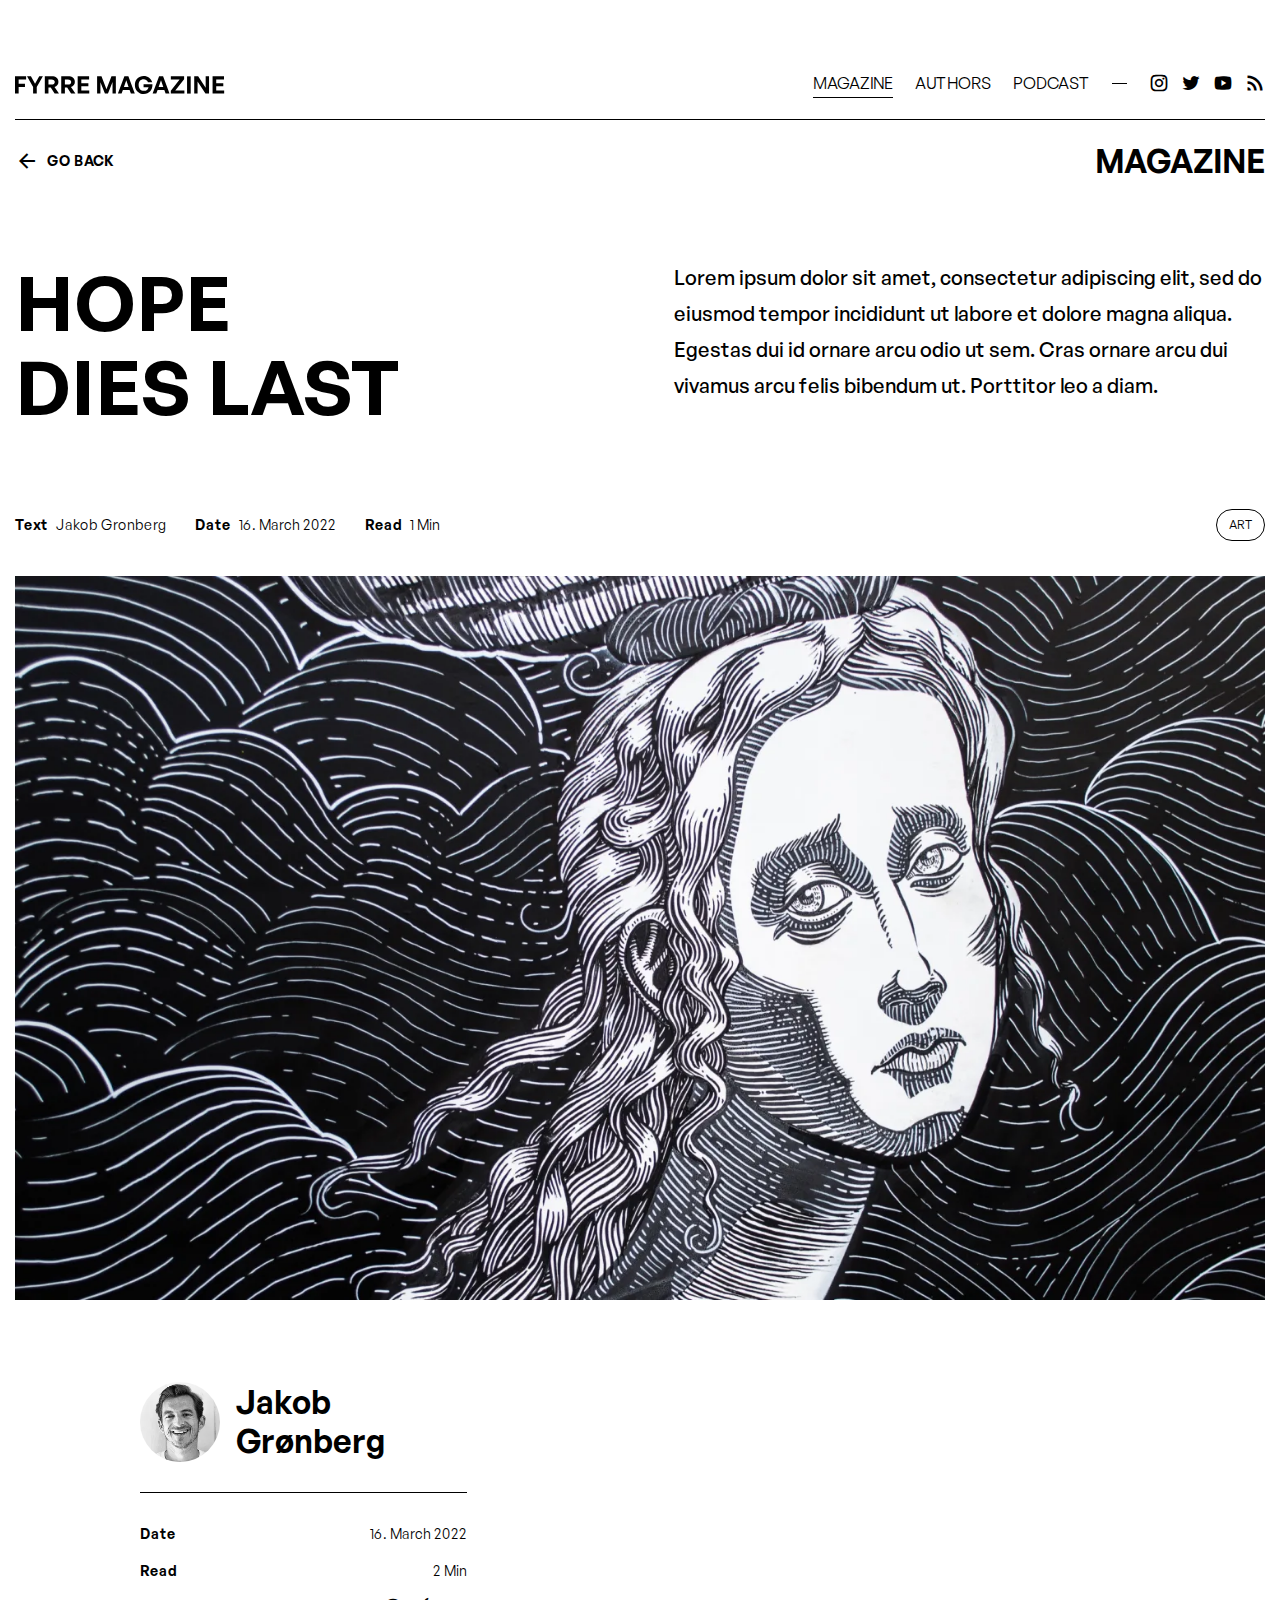
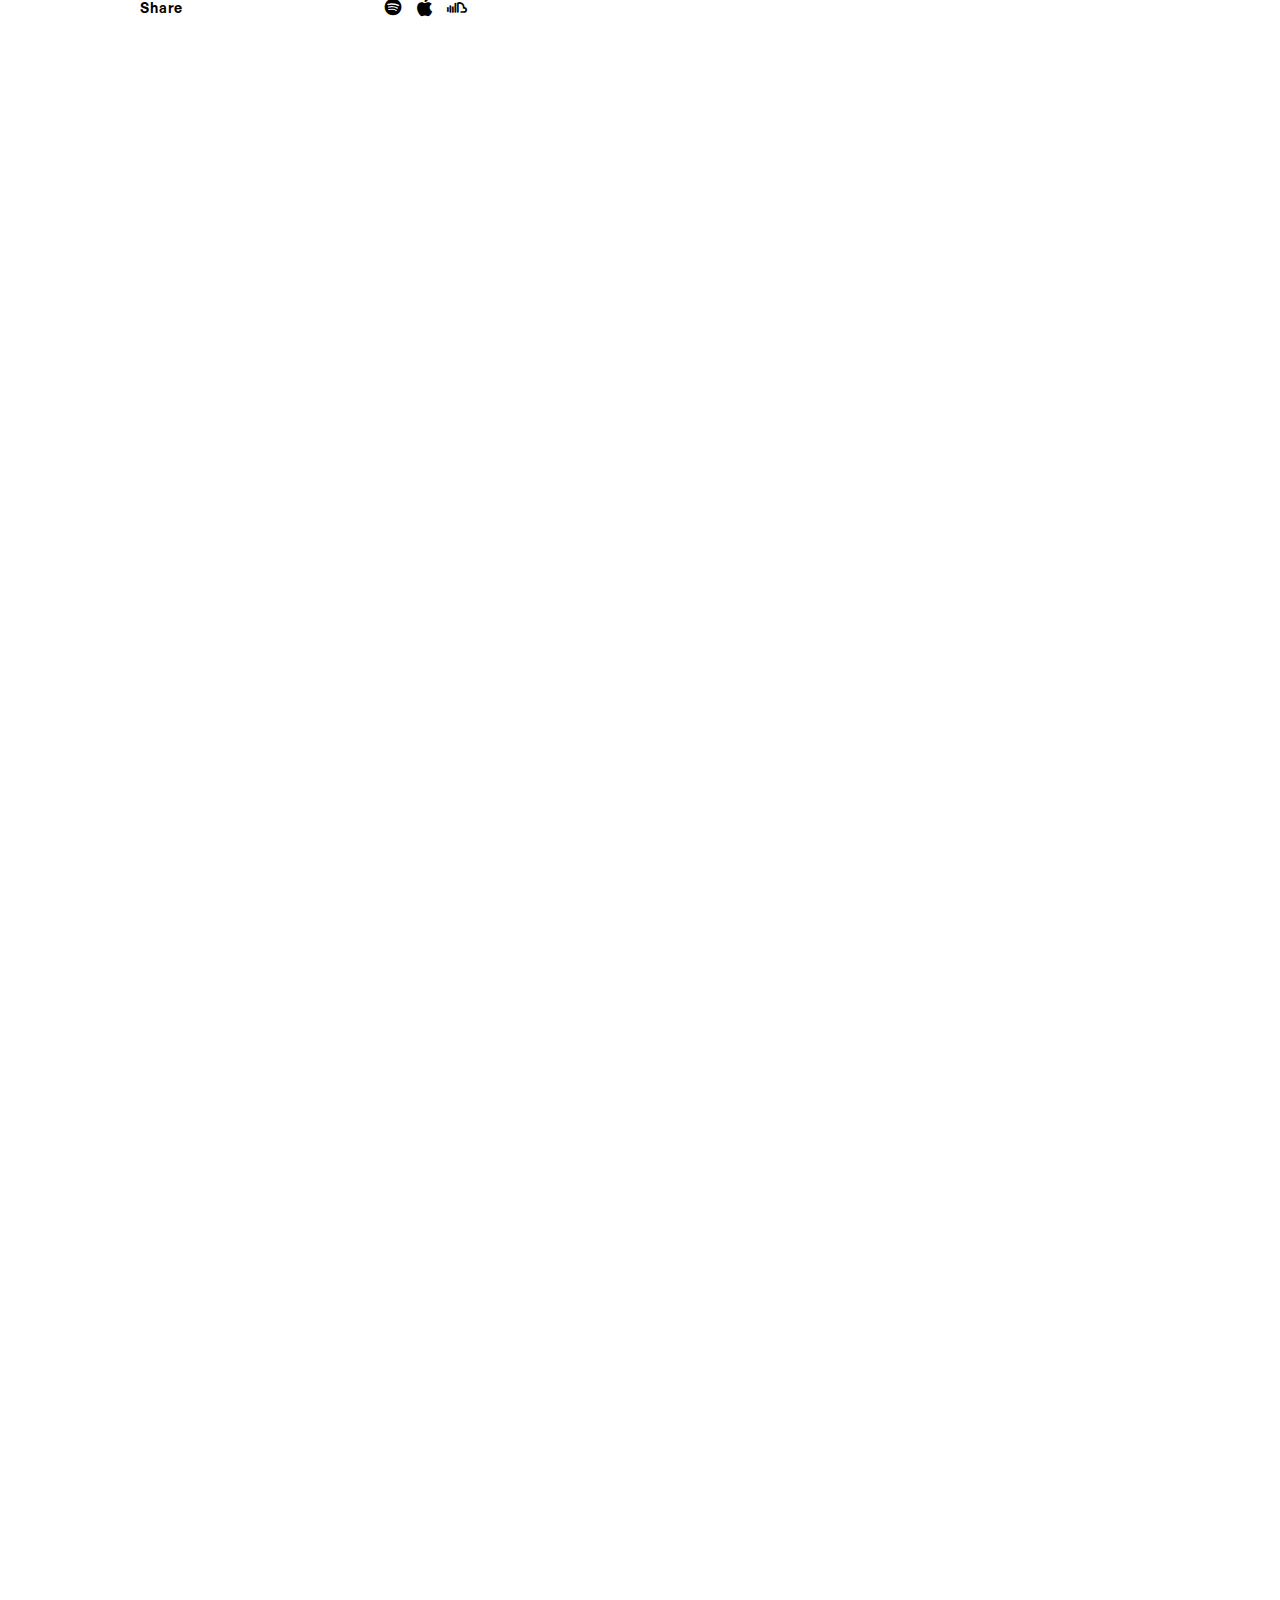
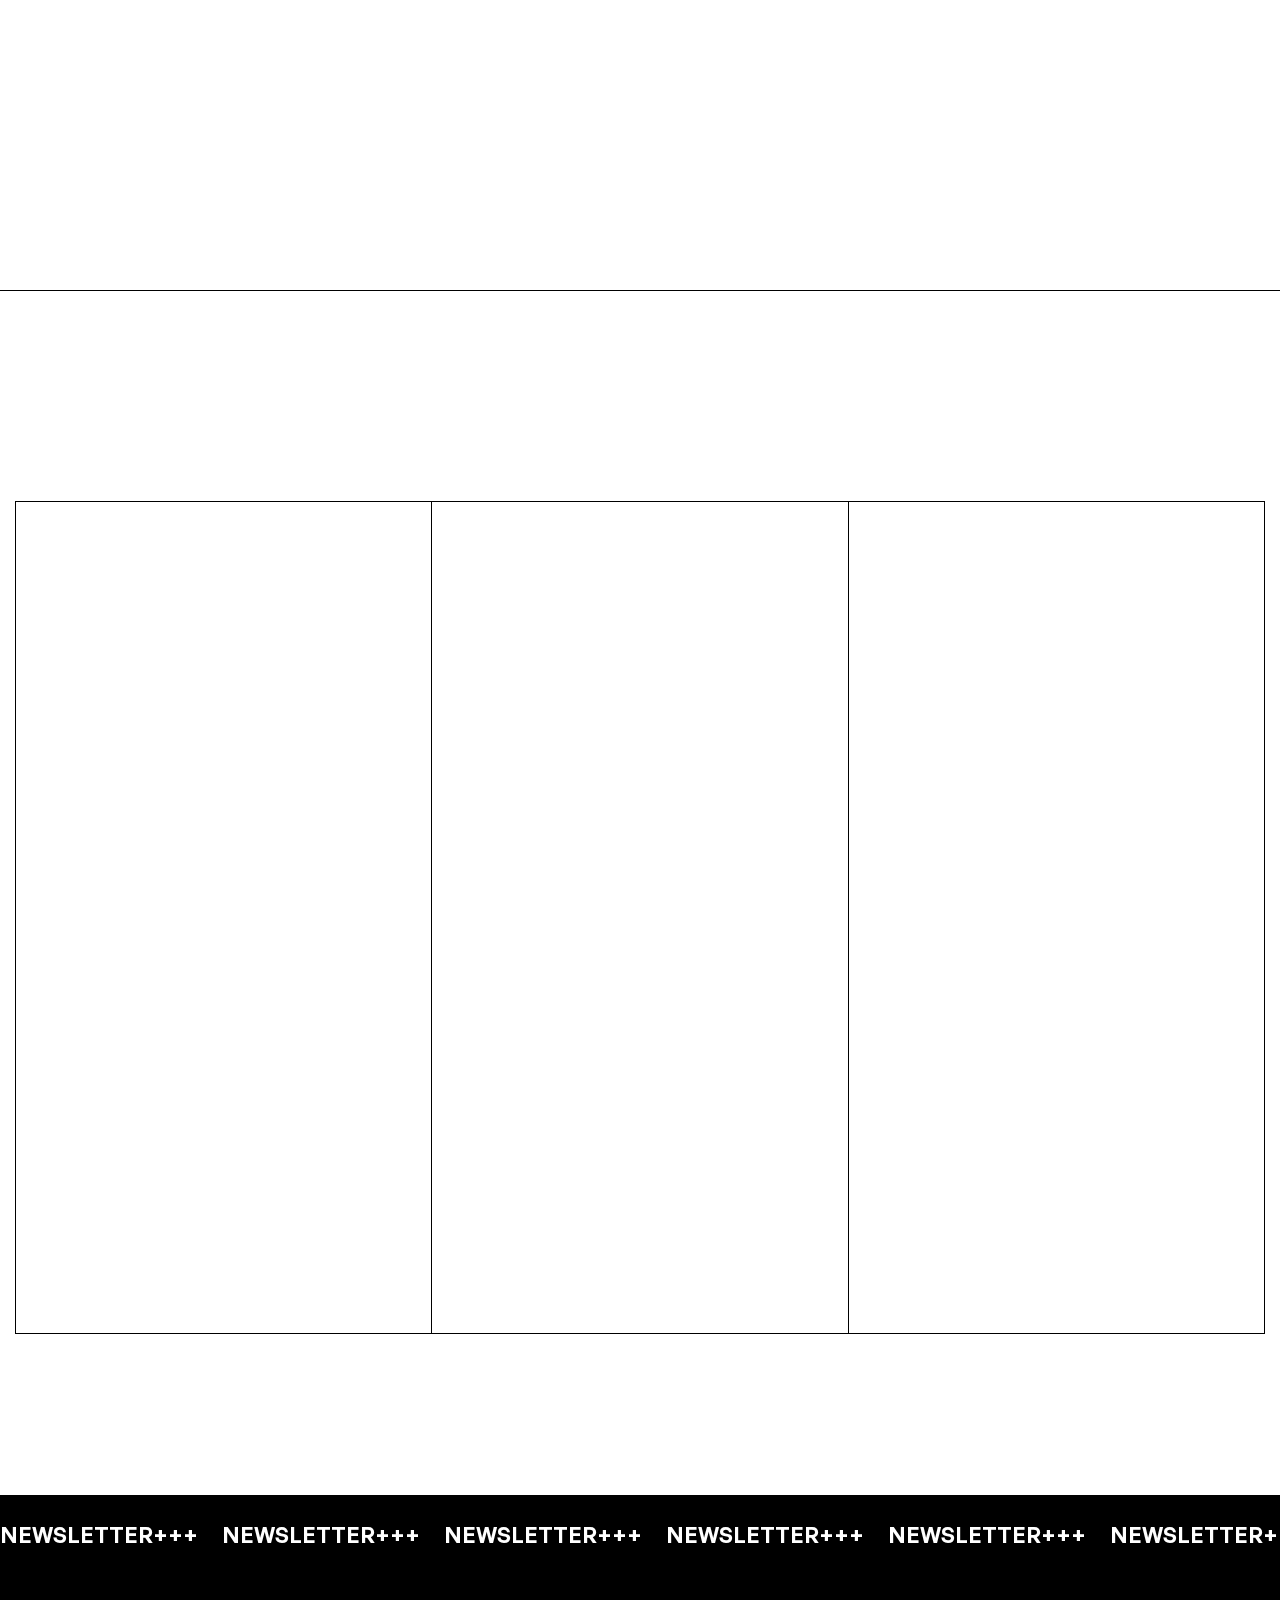
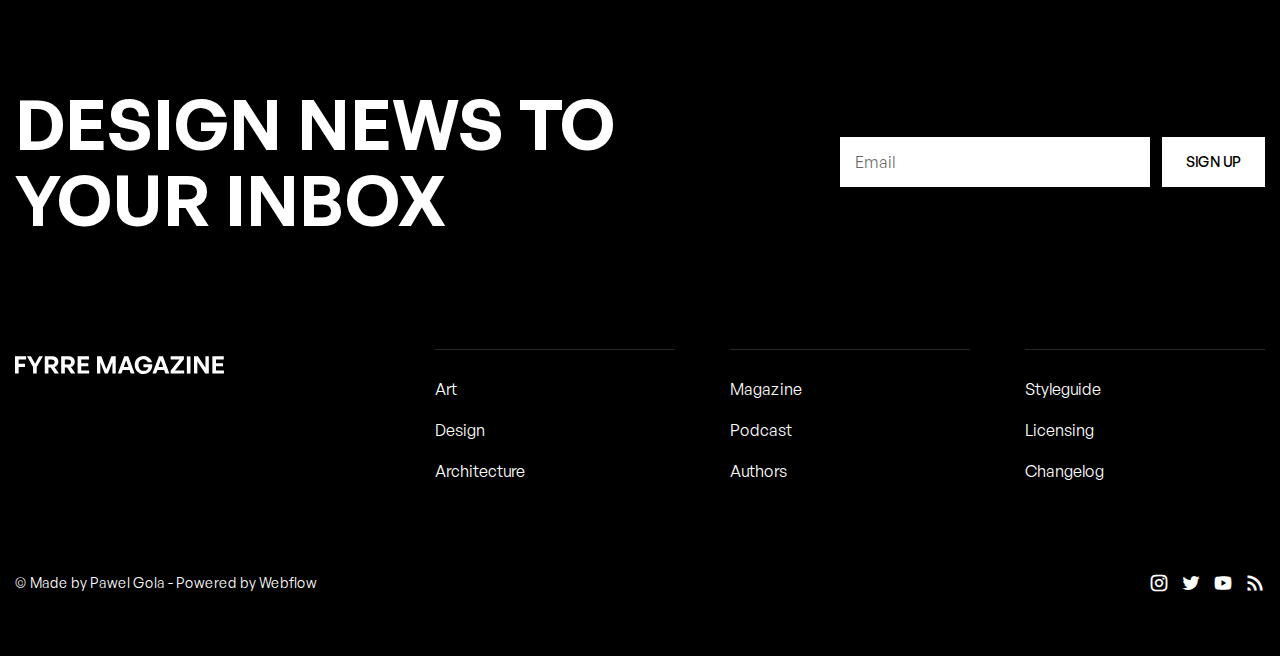
<file: magazinesingle.html>
<!doctype html>
<html lang="en">
	<head>
		<style data-fls-preloader="false" rel="preload">
			body>*:not(.fls-preloader) {
      opacity: 0;
      visibility: hidden;
   }

   [data-fls-preloader-loaded] body>*:not(.fls-preloader):not(.scroll-to-top) {
      transition: opacity 0.5s ease 0s;
      opacity: 1;
      visibility: visible;
   }
		</style>
		<meta charset="UTF-8">
		<meta name="viewport" content="width=device-width, initial-scale=1.0">
		<link rel="preload" href="./assets/fonts/GeneralSans-Semibold.woff2" as="font" type="font/woff2" crossorigin="anonymous">
		<link rel="preload" href="./assets/fonts/GeneralSans-Regular.woff2" as="font" type="font/woff2" crossorigin="anonymous">
		<link rel="preload" href="./assets/fonts/GeneralSans-Medium.woff2" as="font" type="font/woff2" crossorigin="anonymous">
		<link rel="shortcut icon" href="./assets/img/favicon.ico">
		<title>Magazine</title>
		<script type="module" crossorigin="" src="./js/app.min.js?v=1770651143546"></script>
		<link rel="stylesheet" crossorigin="" href="./css/app.min.css?v=1770651143546">
	</head>
	<body>
		<div class="wrapper">
			<header data-fls-header="" data-fls-header-scroll="" data-fls-header-scroll-show="" data-fls-lp="" class="header">
				<div class="header__container">
					<div class="header__body">
						<a href="index.html" class="header__link-logo">
							<img class="header__logo" src="./assets/img/logo.svg" alt="Image">
						</a>
						<nav class="header__menu menu">
							<div class="menu__body">
								<ul class="menu__list">
									<li class="menu__item">
										<a class="menu__link menu__link--active" href="magazine.html">Magazine</a>
									</li>
									<li class="menu__item">
										<a class="menu__link" href="authors.html">Authors</a>
									</li>
									<li class="menu__item">
										<a class="menu__link" href="podcast.html">Podcast</a>
									</li>
								</ul>
								<div class="menu__content"></div>
							</div>
						</nav>
						<span class="header__line"></span>
						<ul data-fls-dynamic=".menu__content, 767.98" data-fls-social="" class="social">
							<li class="social__item">
								<a href="https://www.instagram.com/" aria-label="instagram link" target="_blank" class="social__link --icon-s-inst"></a>
							</li>
							<li class="social__item">
								<a href="https://x.com/" aria-label="x link" target="_blank" class="social__link --icon-s-x"></a>
							</li>
							<li class="social__item">
								<a href="https://www.youtube.com/" aria-label="youtube link" target="_blank" class="social__link --icon-s-youtube"></a>
							</li>
							<li class="social__item">
								<a href="#" target="_blank" aria-label="rss link" class="social__link --icon-s-rss"></a>
							</li>
						</ul>
						<button type="button" data-fls-menu="" aria-label="open menu" class="icon-menu">
							<span></span>
						</button>
					</div>
				</div>
			</header>
			<main class="page page--magazinesingle">
				<div data-fls-back="" class="back __container">
					<a href="magazine.html" data-fls-button="" class="back__button button 
 button--arrow button--arrow-left --icon-arrow">Go Back</a>
					<span>Magazine</span>
				</div>
				<article class="post">
					<div class="post__container">
						<div data-fls-headerblock="" data-fls-watcher="" class="header-block header-block--row">
							<h2 class="header-block__title">
								Hope
								<span>dies last</span>
							</h2>
							<div class="header-block__content">
								<div class="header-block__text header-block__text--size-20">
									<p>
										Lorem ipsum dolor sit amet, consectetur adipiscing elit, sed do eiusmod tempor incididunt ut labore
							et
							dolore magna aliqua. Egestas dui id ornare arcu odio ut sem. Cras ornare arcu dui vivamus arcu
							felis
							bibendum ut. Porttitor leo a diam.
									</p>
								</div>
							</div>
						</div>
						<div class="post__info info-post">
							<dl class="info-post__list list-info-post">
								<div class="list-info-post__row">
									<dt>Text</dt>
									<dd>Jakob Gronberg</dd>
								</div>
								<div class="list-info-post__row">
									<dt>Date</dt>
									<dd>
										<time class="list-info-post__date" datetime="2022-03-16">16. March 2022</time>
									</dd>
								</div>
								<div class="list-info-post__row">
									<dt>Read</dt>
									<dd>1 Min</dd>
								</div>
							</dl>
							<div data-fls-category="" class="category">art</div>
						</div>
						<figure class="post__picture">
							<picture>
								<source media="(max-width: 600px)" srcset="./assets/img/magazine/01-big-600.webp" type="image/webp">
								<source media="(max-width: 1200px)" srcset="./assets/img/magazine/01-big-1200.webp" type="image/webp">
								<img loading="lazy" class="post__image" alt="magazine preview image" src="./assets/img/magazine/01-big.webp">
							</picture>
						</figure>
						<section class="page__magazine magazine-article">
							<div class="magazine-article__profile">
								<article data-fls-authoritem="" data-fls-watcher="" data-fls-watcher-once="" class="authoritem authoritem--magazine">
									<div class="authoritem__top">
										<figure class="authoritem__picture">
											<picture>
												<img loading="lazy" class="authoritem__image" alt="avatar" src="./assets/img/authors/01.webp">
											</picture>
										</figure>
										<h3 class="authoritem__name">Jakob Grønberg</h3>
									</div>
									<dl class="authoritem__info info-authoritem">
										<div class="info-authoritem__row">
											<dt>Date</dt>
											<dd>
												<time class="list-info-post__date" datetime="2022-03-16">16. March 2022</time>
											</dd>
										</div>
										<div class="info-authoritem__row">
											<dt>Read</dt>
											<dd>2 Min</dd>
										</div>
										<div class="info-authoritem__row">
											<dt>Share</dt>
											<dd>
												<ul data-fls-social="" class="social">
													<li class="social__item">
														<a href="https://www.spotify.com/" aria-label="spotify link" target="_blank" class="social__link --icon-s-spotify"></a>
													</li>
													<li class="social__item">
														<a href="https://www.apple.com/" aria-label="apple link" target="_blank" class="social__link --icon-s-apple"></a>
													</li>
													<li class="social__item">
														<a href="https://soundcloud.com/" aria-label="soundcloud link" target="_blank" class="social__link --icon-s-soundcloud"></a>
													</li>
												</ul>
											</dd>
										</div>
									</dl>
								</article>
							</div>
							<div class="magazine-article__content content-magazine">
								<div class="content-magazine__text">
									<p data-fls-watcher="" data-fls-watcher-once="" class="fz20">
										Lorem ipsum dolor sit amet, consectetur adipiscing elit, sed do eiusmod tempor incididunt ut labore
							et dolore magna aliqua. Egestas dui id ornare arcu odio ut sem. Cras ornare arcu dui vivamus arcu
							felis bibendum ut. Porttitor leo a diam.
									</p>
									<p data-fls-watcher="" data-fls-watcher-once="">
										Porttitor rhoncus dolor purus non enim praesent elementum. Eget dolor morbi non arcu risus
							quis
							varius. Posuere ac ut consequat semper viverra nam libero. In ornare quam viverra orci
							sagittis eu.
							Tristique risus nec feugiat in fermentum posuere urna nec. Tempus quam pellentesque nec nam
							aliquam
							sem et. Convallis a cras semper auctor neque vitae tempus quam pellentesque. Sollicitudin ac
							orci
							phasellus egestas tellus rutrum tellus pellentesque. Sed egestas egestas fringilla phasellus
							faucibus scelerisque eleifend donec pretium. Sit amet porttitor eget dolor morbi non arcu
							risus.
							Justo eget magna fermentum iaculis eu non diam phasellus. Sit amet luctus venenatis lectus
							magna
							fringilla. Neque vitae tempus quam pellentesque nec nam.
									</p>
									<p data-fls-watcher="" data-fls-watcher-once="">
										Tellus orci ac auctor augue mauris augue neque gravida. Tempus imperdiet nulla malesuada
							pellentesque elit eget gravida cum sociis. Id eu nisl nunc mi ipsum faucibus vitae aliquet.
							Duis
							convallis convallis tellus id interdum velit laoreet id. Vulputate mi sit amet mauris commodo
							quis.
							Semper viverra nam libero justo laoreet sit amet. Eget nullam non nisi est sit. Nibh cras
							pulvinar
							mattis nunc sed blandit libero. Ac felis donec et odio pellentesque diam volutpat. Quis
							varius quam
							quisque id diam vel quam elementum. Felis bibendum ut tristique et egestas quis ipsum
							suspendisse
							ultrices. Id diam vel quam elementum pulvinar etiam non. Non consectetur a erat nam at lectus
							urna
							duis convallis.
									</p>
									<blockquote data-fls-watcher="" data-fls-watcher-once="" data-fls-blockquote="" class="blockquote">
										<svg>
											<use xlink:href="./assets/img/spritemap.svg#sprite-quote"></use>
										</svg>
										<div class="blockquote__body">
											<p>
												The greatest glory in living lies not in never falling, but in rising every time we fall.
											</p>
											<cite>Nelson Mandela</cite>
										</div>
									</blockquote>
									<p data-fls-watcher="" data-fls-watcher-once="" class="fz20">
										Est pellentesque elit ullamcorper dignissim. Consectetur a erat nam at. Blandit libero volutpat sed
							cras ornare arcu. Iaculis urna id volutpat lacus laoreet. Tincidunt ornare massa eget egestas purus
							viverra accumsan in. Viverra ipsum nunc aliquet bibendum enim facilisis gravida neque.
									</p>
									<p data-fls-watcher="" data-fls-watcher-once="">
										Vitae turpis massa sed elementum tempus egestas sed. Quam lacus suspendisse faucibus interdum
							posuere lorem ipsum. Viverra justo nec ultrices dui sapien eget. At risus viverra adipiscing at in
							tellus integer feugiat. Elementum eu facilisis sed odio morbi quis commodo. Arcu cursus vitae
							congue mauris rhoncus aenean. Auctor elit sed vulputate mi sit amet mauris commodo quis. Lectus sit
							amet est placerat in egestas erat imperdiet sed. Eu mi bibendum neque egestas congue quisque. Sit
							amet luctus venenatis lectus magna fringilla urna porttitor. Pretium vulputate sapien nec sagittis
							aliquam malesuada bibendum arcu. Sed ullamcorper morbi tincidunt ornare massa eget egestas purus.
							Pharetra vel turpis nunc eget lorem. Morbi blandit cursus risus at ultrices mi tempus imperdiet
							nulla. In metus vulputate eu scelerisque felis imperdiet. Elementum pulvinar etiam non quam lacus
							suspendisse. Sem fringilla ut morbi tincidunt augue. Id venenatis a condimentum vitae sapien.
							Varius quam quisque id diam vel.
									</p>
									<p data-fls-watcher="" data-fls-watcher-once="">
										Nec feugiat in fermentum posuere urna nec tincidunt praesent semper. Aliquam nulla facilisi cras
							fermentum. Quam elementum pulvinar etiam non quam lacus suspendisse faucibus interdum. Neque vitae
							tempus quam pellentesque nec. Interdum consectetur libero id faucibus nisl tincidunt eget nullam.
							Mattis enim ut tellus elementum sagittis. In fermentum et sollicitudin ac orci phasellus. Est sit
							amet facilisis magna etiam tempor orci. Lacinia at quis risus sed vulputate odio ut. Egestas
							egestas fringilla phasellus faucibus scelerisque eleifend. Nunc pulvinar sapien et ligula
							ullamcorper malesuada proin libero. Aenean vel elit scelerisque mauris pellentesque. Gravida arcu
							ac tortor dignissim. Ac tortor dignissim convallis aenean.
									</p>
								</div>
							</div>
						</section>
					</div>
				</article>
				<section class="page__latest-posts latest-posts">
					<div class="latest-posts__container">
						<div data-fls-headbutton="" data-fls-watcher="" class="headbutton">
							<h3 data-fls-watcher="" data-fls-watcher-once="" class="headbutton__title">Latest Posts</h3>
							<a data-fls-button="" data-fls-watcher="" data-fls-watcher-once="" href="magazine.html" class="button button--arrow --icon-arrow">
								<span>See all</span>
								<!--
<svg class="arrow-right">
<use xlink:href="./assets/img/spritemap.svg#sprite-arrow-right"></use>
</svg>
-->
							</a>
						</div>
						<div class="latest-posts__items">
							<a data-fls-watcher="" data-fls-watcher-once="" href="magazinesingle.html" data-fls-magazineitem="" class="magazineitem magazineitem--main">
								<article class="magazineitem__inner">
									<div class="magazineitem__top">
										<time class="magazineitem__date" datetime="2022-03-16">16. March 2022</time>
										<div class="magazineitem__categories">
											<div data-fls-category="" class="category">art</div>
										</div>
									</div>
									<figure class="magazineitem__picture">
										<picture>
											<img loading="lazy" class="magazineitem__image" alt="cover" src="./assets/img/magazine/02.webp">
										</picture>
									</figure>
									<div class="magazineitem__body">
										<div class="magazineitem__content">
											<h2 class="magazineitem__title">Don’t close your eyes</h2>
											<div class="magazineitem__text">
												<p>
													Lorem ipsum dolor sit amet, consectetur adipiscing elit, sed do eiusmod tempor incididunt ut labore et dolore magna aliqua. Egestas dui id ornare arcu odio ut sem. Cras ornare arcu dui vivamus arcu felis bibendum ut. Porttitor leo a diam.
												</p>
											</div>
										</div>
										<div class="magazineitem__footer">
											<dl class="magazineitem__info info-magazineitem">
												<div class="info-magazineitem__row">
													<dt>Text</dt>
													<dd>Jakob Gronberg</dd>
												</div>
												<div class="info-magazineitem__row">
													<dt>Duration</dt>
													<dd>1 Min</dd>
												</div>
											</dl>
										</div>
									</div>
								</article>
							</a>
							<a data-fls-watcher="" data-fls-watcher-once="" href="magazinesingle.html" data-fls-magazineitem="" class="magazineitem magazineitem--main">
								<article class="magazineitem__inner">
									<div class="magazineitem__top">
										<time class="magazineitem__date" datetime="2022-03-16">16. March 2022</time>
										<div class="magazineitem__categories">
											<div data-fls-category="" class="category">Sculptures</div>
										</div>
									</div>
									<figure class="magazineitem__picture">
										<picture>
											<img loading="lazy" class="magazineitem__image" alt="cover" src="./assets/img/magazine/03.webp">
										</picture>
									</figure>
									<div class="magazineitem__body">
										<div class="magazineitem__content">
											<h2 class="magazineitem__title">The best art museums</h2>
											<div class="magazineitem__text">
												<p>
													Lorem ipsum dolor sit amet, consectetur adipiscing elit, sed do eiusmod tempor incididunt ut labore et dolore magna aliqua. Egestas dui id ornare arcu odio ut sem. Cras ornare arcu dui vivamus arcu felis bibendum ut. Porttitor leo a diam.
												</p>
											</div>
										</div>
										<div class="magazineitem__footer">
											<dl class="magazineitem__info info-magazineitem">
												<div class="info-magazineitem__row">
													<dt>Text</dt>
													<dd>Louise Jensen</dd>
												</div>
												<div class="info-magazineitem__row">
													<dt>Duration</dt>
													<dd>1 Min</dd>
												</div>
											</dl>
										</div>
									</div>
								</article>
							</a>
							<a data-fls-watcher="" data-fls-watcher-once="" href="magazinesingle.html" data-fls-magazineitem="" class="magazineitem magazineitem--main">
								<article class="magazineitem__inner">
									<div class="magazineitem__top">
										<time class="magazineitem__date" datetime="2022-03-16">16. March 2022</time>
										<div class="magazineitem__categories">
											<div data-fls-category="" class="category">art</div>
										</div>
									</div>
									<figure class="magazineitem__picture">
										<picture>
											<img loading="lazy" class="magazineitem__image" alt="cover" src="./assets/img/magazine/04.webp">
										</picture>
									</figure>
									<div class="magazineitem__body">
										<div class="magazineitem__content">
											<h2 class="magazineitem__title">The devil is the details</h2>
											<div class="magazineitem__text">
												<p>
													Lorem ipsum dolor sit amet, consectetur adipiscing elit, sed do eiusmod tempor incididunt ut labore et dolore magna aliqua. Egestas dui id ornare arcu odio ut sem. Cras ornare arcu dui vivamus arcu felis bibendum ut. Porttitor leo a diam.
												</p>
											</div>
										</div>
										<div class="magazineitem__footer">
											<dl class="magazineitem__info info-magazineitem">
												<div class="info-magazineitem__row">
													<dt>Text</dt>
													<dd>Jakob Gronberg</dd>
												</div>
												<div class="info-magazineitem__row">
													<dt>Duration</dt>
													<dd>1 Min</dd>
												</div>
											</dl>
										</div>
									</div>
								</article>
							</a>
						</div>
					</div>
				</section>
			</main>
			<footer data-fls-footer="" class="footer">
				<div data-fls-marquee="" data-fls-marquee-pause="" data-fls-marquee-speed="300" data-fls-marquee-space="24">
					<div>Newsletter+++</div>
				</div>
				<div class="footer__container">
					<div class="footer__main">
						<div class="footer__inbox">
							<h2 class="footer__title">Design News to your inbox</h2>
							<form class="form form--footer" data-fls-form="ajax" data-fls-form-popup="popup" method="POST" action="/sendmail/index.php">
								<div class="form__inner">
									<input data-fls-input="" required data-fls-form-validatenow="" type="email" name="form[email]" data-fls-form-errtext="Enter E-mail" placeholder="Email" class="form__input input">
								</div>
								<button data-fls-button="" type="submit" class="form__button button button--inverse">Sign up</button>
							</form>
						</div>
						<div class="footer__content">
							<div class="footer__link-wrapper">
								<a href="index.html" class="footer__link-logo">
									<img class="footer__logo" src="./assets/img/logo-inverse.svg" alt="Image">
								</a>
							</div>
							<div class="footer__menus menus-footer">
								<ul class="menus-footer__list">
									<li class="menus-footer__li">
										<a href="#" class="menus-footer__link">Art</a>
									</li>
									<li class="menus-footer__li">
										<a href="#" class="menus-footer__link">Design</a>
									</li>
									<li class="menus-footer__li">
										<a href="#" class="menus-footer__link">Architecture</a>
									</li>
								</ul>
								<ul class="menus-footer__list">
									<li class="menus-footer__li">
										<a href="magazine.html" class="menus-footer__link">Magazine</a>
									</li>
									<li class="menus-footer__li">
										<a href="podcast.html" class="menus-footer__link">Podcast</a>
									</li>
									<li class="menus-footer__li">
										<a href="authors.html" class="menus-footer__link">Authors</a>
									</li>
								</ul>
								<ul class="menus-footer__list">
									<li class="menus-footer__li">
										<a href="#" class="menus-footer__link">Styleguide</a>
									</li>
									<li class="menus-footer__li">
										<a href="#" class="menus-footer__link">Licensing</a>
									</li>
									<li class="menus-footer__li">
										<a href="#" class="menus-footer__link">Changelog</a>
									</li>
								</ul>
							</div>
						</div>
					</div>
					<div class="footer__bottom">
						<div class="footer__copy">© Made by Pawel Gola - Powered by Webflow</div>
						<ul data-fls-social="" class="social">
							<li class="social__item">
								<a href="https://www.instagram.com/" aria-label="instagram link" target="_blank" class="social__link --icon-s-inst"></a>
							</li>
							<li class="social__item">
								<a href="https://x.com/" aria-label="x link" target="_blank" class="social__link --icon-s-x"></a>
							</li>
							<li class="social__item">
								<a href="https://www.youtube.com/" aria-label="youtube link" target="_blank" class="social__link --icon-s-youtube"></a>
							</li>
							<li class="social__item">
								<a href="#" aria-label="rss link" target="_blank" class="social__link --icon-s-rss"></a>
							</li>
						</ul>
					</div>
				</div>
			</footer>
		</div>
		<!-- ? scroll-to-top buttton -->
		<button data-fls-scrolltop="" data-fls-lp="" data-fls-lp-type="right" class="scroll-to-top" aria-label="Вернуться наверх">
			<svg xmlns="http://www.w3.org/2000/svg" class="scroll-to-top__icon" width="14" height="18" viewbox="0 0 14 18" fill="none">
				<path fill-rule="evenodd" clip-rule="evenodd" d="M7.00012 17.75C6.58591 17.75 6.25012 17.4142 6.25012 17L6.25012 2.81066L1.53045 7.53033C1.23756 7.82322 0.762684 7.82322 0.469791 7.53033C0.176898 7.23744 0.176898 6.76256 0.469791 6.46967L6.46979 0.46967C6.61044 0.329018 6.80121 0.250001 7.00012 0.250001C7.19903 0.250001 7.3898 0.329018 7.53045 0.46967L13.5305 6.46967C13.8233 6.76256 13.8233 7.23744 13.5305 7.53033C13.2376 7.82322 12.7627 7.82322 12.4698 7.53033L7.75012 2.81066L7.75012 17C7.75012 17.4142 7.41434 17.75 7.00012 17.75Z" fill="#fff"></path>
			</svg>
		</button>
	</body>
</html>
</file>
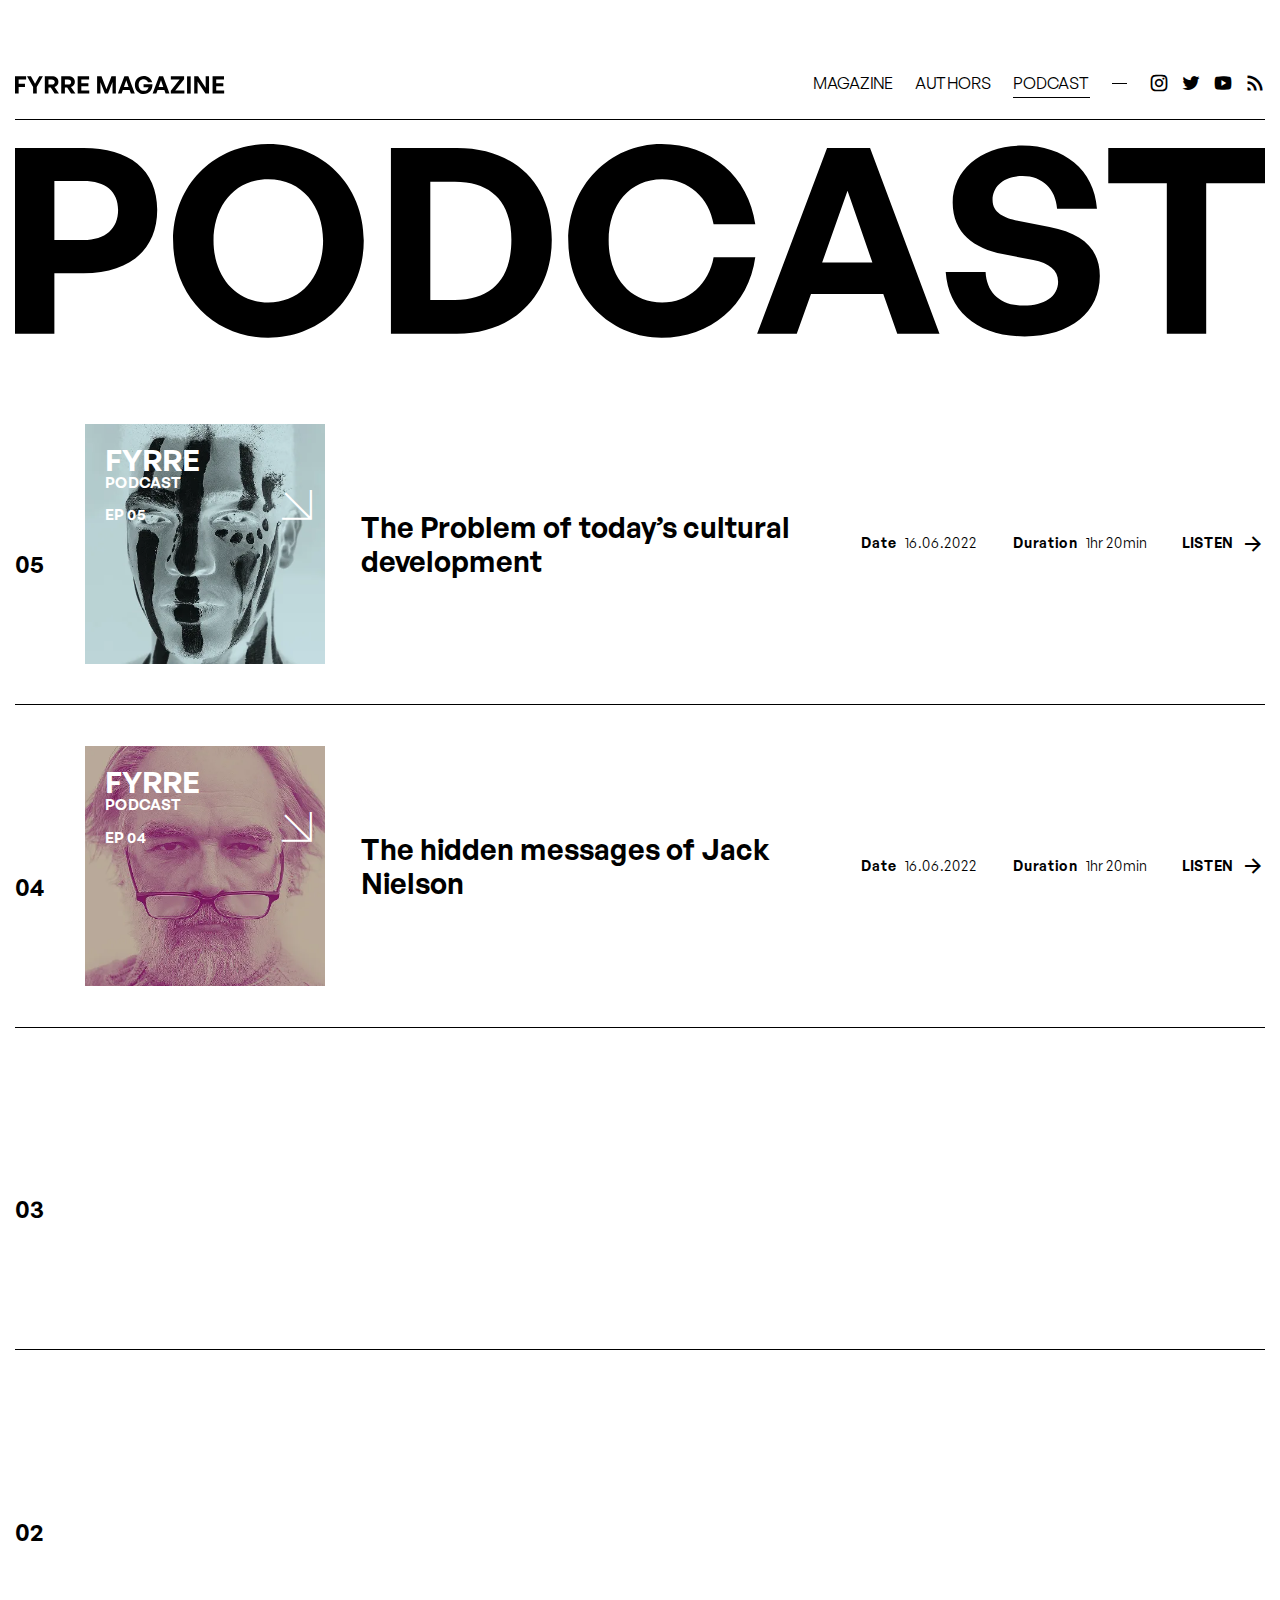
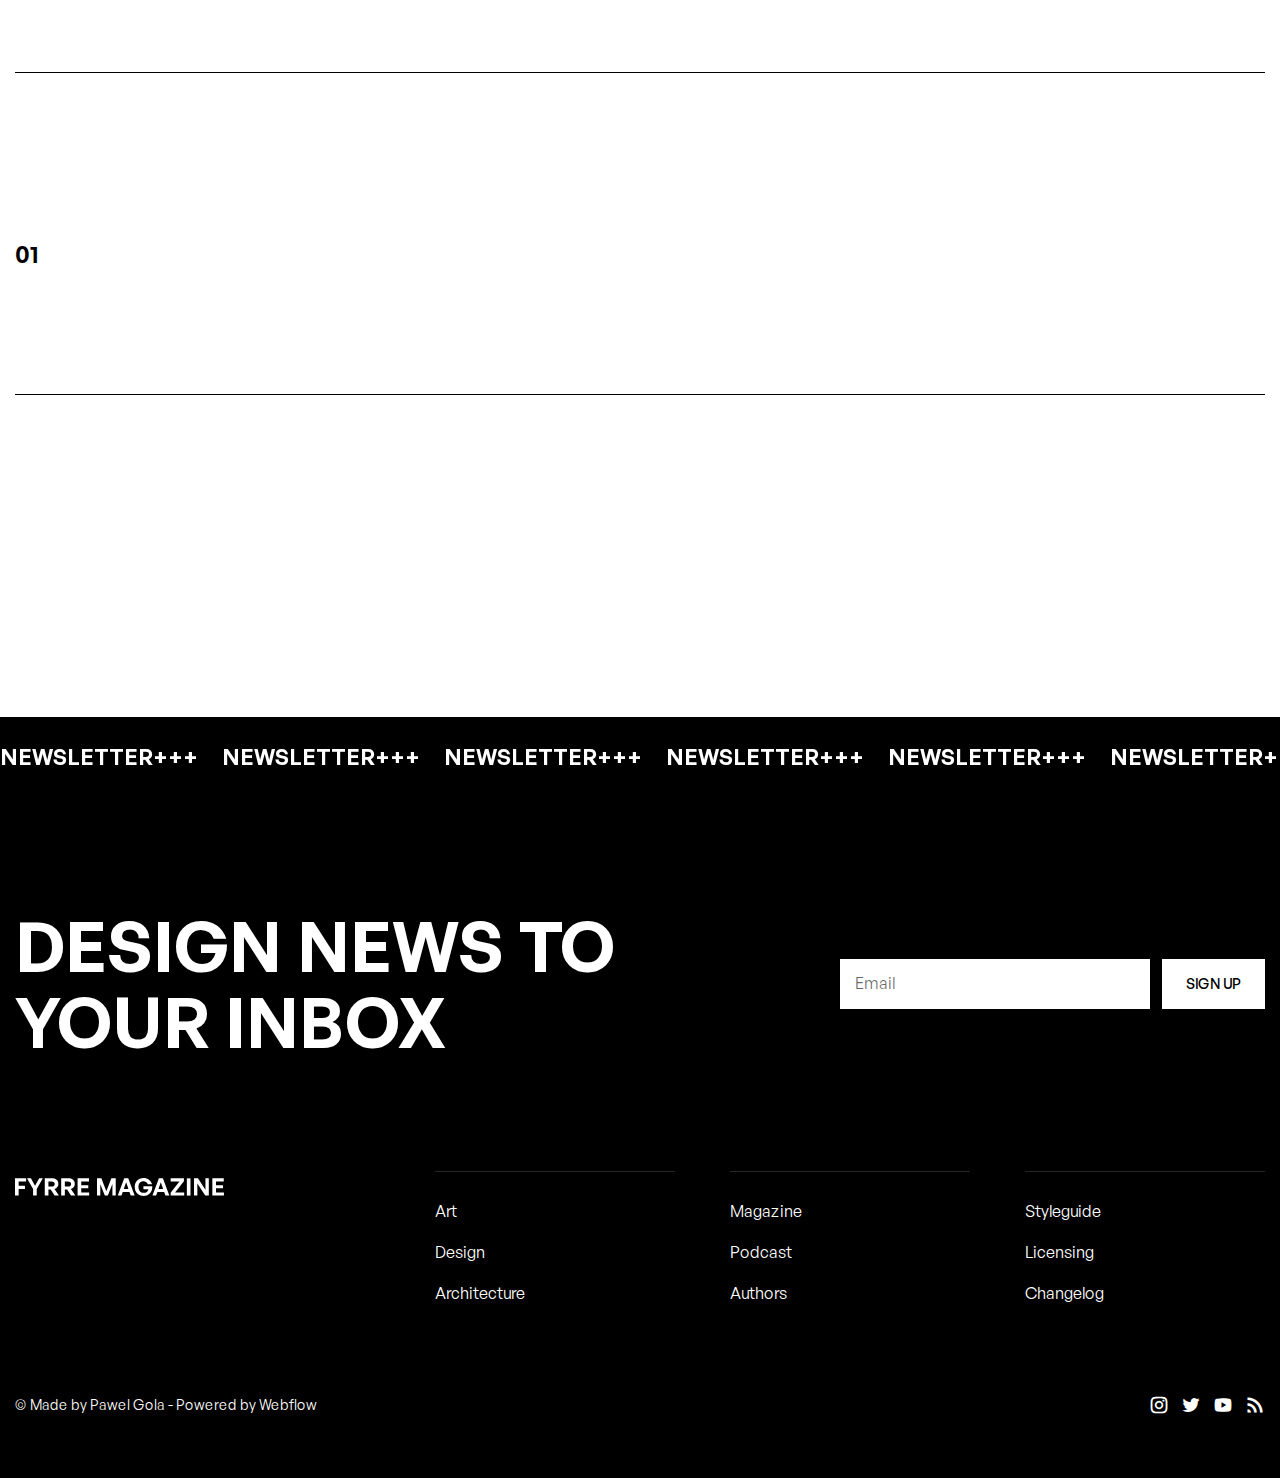
<file: podcast.html>
<!doctype html>
<html lang="en">
	<head>
		<style data-fls-preloader="false" rel="preload">
			body>*:not(.fls-preloader) {
      opacity: 0;
      visibility: hidden;
   }

   [data-fls-preloader-loaded] body>*:not(.fls-preloader):not(.scroll-to-top) {
      transition: opacity 0.5s ease 0s;
      opacity: 1;
      visibility: visible;
   }
		</style>
		<meta charset="UTF-8">
		<meta name="viewport" content="width=device-width, initial-scale=1.0">
		<link rel="preload" href="./assets/fonts/GeneralSans-Semibold.woff2" as="font" type="font/woff2" crossorigin="anonymous">
		<link rel="preload" href="./assets/fonts/GeneralSans-Regular.woff2" as="font" type="font/woff2" crossorigin="anonymous">
		<link rel="preload" href="./assets/fonts/GeneralSans-Medium.woff2" as="font" type="font/woff2" crossorigin="anonymous">
		<link rel="shortcut icon" href="./assets/img/favicon.ico">
		<title>Podcast</title>
		<script type="module" crossorigin="" src="./js/app.min.js?v=1770651143545"></script>
		<link rel="stylesheet" crossorigin="" href="./css/app.min.css?v=1770651143545">
	</head>
	<body>
		<div class="wrapper">
			<header data-fls-header="" data-fls-header-scroll="" data-fls-header-scroll-show="" data-fls-lp="" class="header">
				<div class="header__container">
					<div class="header__body">
						<a href="index.html" class="header__link-logo">
							<img class="header__logo" src="./assets/img/logo.svg" alt="Image">
						</a>
						<nav class="header__menu menu">
							<div class="menu__body">
								<ul class="menu__list">
									<li class="menu__item">
										<a class="menu__link" href="magazine.html">Magazine</a>
									</li>
									<li class="menu__item">
										<a class="menu__link" href="authors.html">Authors</a>
									</li>
									<li class="menu__item">
										<a class="menu__link menu__link--active" href="podcast.html">Podcast</a>
									</li>
								</ul>
								<div class="menu__content"></div>
							</div>
						</nav>
						<span class="header__line"></span>
						<ul data-fls-dynamic=".menu__content, 767.98" data-fls-social="" class="social">
							<li class="social__item">
								<a href="https://www.instagram.com/" aria-label="instagram link" target="_blank" class="social__link --icon-s-inst"></a>
							</li>
							<li class="social__item">
								<a href="https://x.com/" aria-label="x link" target="_blank" class="social__link --icon-s-x"></a>
							</li>
							<li class="social__item">
								<a href="https://www.youtube.com/" aria-label="youtube link" target="_blank" class="social__link --icon-s-youtube"></a>
							</li>
							<li class="social__item">
								<a href="#" target="_blank" aria-label="rss link" class="social__link --icon-s-rss"></a>
							</li>
						</ul>
						<button type="button" data-fls-menu="" aria-label="open menu" class="icon-menu">
							<span></span>
						</button>
					</div>
				</div>
			</header>
			<main class="page page--podcast">
				<figure class="podcast-hero __container">
					<img loading="lazy" class="podcast-hero__image" src="./assets/img/podcast/podcast.svg" alt="podcast hero image">
				</figure>
				<section class="page__podcast podcast">
					<div class="podcast__container">
						<div class="podcast__items">
							<article data-fls-podcastitem="" data-fls-watcher="" data-fls-watcher-once="" class="podcastitem podcastitem--main">
								<a href="podcastsingle.html" class="podcastitem__inner">
									<figure class="podcastitem__picture">
										<picture>
											<img loading="lazy" class="podcastitem__image" alt="cover" src="./assets/img/podcast/01.webp">
										</picture>
										<div class="podcastitem__content content-podcastitem">
											<div class="content-podcastitem__header">
												<div class="content-podcastitem__title">
													Fyrre
													<div class="content-podcastitem__subtitle">Podcast</div>
												</div>
												<div class="content-podcastitem__body">
													<div class="content-podcastitem__episode">Ep 01</div>
													<div class="content-podcastitem__icon --icon-arrow-45"></div>
												</div>
											</div>
										</div>
									</figure>
									<div class="podcastitem__body">
										<h2 class="podcastitem__title">10 artists your should definitely know</h2>
										<dl class="podcastitem__info info-podcastitem">
											<div class="info-podcastitem__row">
												<dt>Date</dt>
												<dd>16.06.2022</dd>
											</div>
											<div class="info-podcastitem__row">
												<dt>Duration</dt>
												<dd>1hr 20min</dd>
											</div>
										</dl>
									</div>
									<span data-fls-button="" class="podcastitem__button button button--arrow --icon-arrow">Listen</span>
								</a>
							</article>
							<article data-fls-podcastitem="" data-fls-watcher="" data-fls-watcher-once="" class="podcastitem podcastitem--main">
								<a href="podcastsingle.html" class="podcastitem__inner">
									<figure class="podcastitem__picture">
										<picture>
											<img loading="lazy" class="podcastitem__image" alt="cover" src="./assets/img/podcast/02.webp">
										</picture>
										<div class="podcastitem__content content-podcastitem">
											<div class="content-podcastitem__header">
												<div class="content-podcastitem__title">
													Fyrre
													<div class="content-podcastitem__subtitle">Podcast</div>
												</div>
												<div class="content-podcastitem__body">
													<div class="content-podcastitem__episode">Ep 02</div>
													<div class="content-podcastitem__icon --icon-arrow-45"></div>
												</div>
											</div>
										</div>
									</figure>
									<div class="podcastitem__body">
										<h2 class="podcastitem__title">The art of movement</h2>
										<dl class="podcastitem__info info-podcastitem">
											<div class="info-podcastitem__row">
												<dt>Date</dt>
												<dd>16.06.2022</dd>
											</div>
											<div class="info-podcastitem__row">
												<dt>Duration</dt>
												<dd>1hr 20min</dd>
											</div>
										</dl>
									</div>
									<span data-fls-button="" class="podcastitem__button button button--arrow --icon-arrow">Listen</span>
								</a>
							</article>
							<article data-fls-podcastitem="" data-fls-watcher="" data-fls-watcher-once="" class="podcastitem podcastitem--main">
								<a href="podcastsingle.html" class="podcastitem__inner">
									<figure class="podcastitem__picture">
										<picture>
											<img loading="lazy" class="podcastitem__image" alt="cover" src="./assets/img/podcast/03.webp">
										</picture>
										<div class="podcastitem__content content-podcastitem">
											<div class="content-podcastitem__header">
												<div class="content-podcastitem__title">
													Fyrre
													<div class="content-podcastitem__subtitle">Podcast</div>
												</div>
												<div class="content-podcastitem__body">
													<div class="content-podcastitem__episode">Ep 03</div>
													<div class="content-podcastitem__icon --icon-arrow-45"></div>
												</div>
											</div>
										</div>
									</figure>
									<div class="podcastitem__body">
										<h2 class="podcastitem__title">Behind the scenes of the street art culture</h2>
										<dl class="podcastitem__info info-podcastitem">
											<div class="info-podcastitem__row">
												<dt>Date</dt>
												<dd>16.06.2022</dd>
											</div>
											<div class="info-podcastitem__row">
												<dt>Duration</dt>
												<dd>1hr 20min</dd>
											</div>
										</dl>
									</div>
									<span data-fls-button="" class="podcastitem__button button button--arrow --icon-arrow">Listen</span>
								</a>
							</article>
							<article data-fls-podcastitem="" data-fls-watcher="" data-fls-watcher-once="" class="podcastitem podcastitem--main">
								<a href="podcastsingle.html" class="podcastitem__inner">
									<figure class="podcastitem__picture">
										<picture>
											<img loading="lazy" class="podcastitem__image" alt="cover" src="./assets/img/podcast/04.webp">
										</picture>
										<div class="podcastitem__content content-podcastitem">
											<div class="content-podcastitem__header">
												<div class="content-podcastitem__title">
													Fyrre
													<div class="content-podcastitem__subtitle">Podcast</div>
												</div>
												<div class="content-podcastitem__body">
													<div class="content-podcastitem__episode">Ep 04</div>
													<div class="content-podcastitem__icon --icon-arrow-45"></div>
												</div>
											</div>
										</div>
									</figure>
									<div class="podcastitem__body">
										<h2 class="podcastitem__title">The hidden messages of Jack Nielson</h2>
										<dl class="podcastitem__info info-podcastitem">
											<div class="info-podcastitem__row">
												<dt>Date</dt>
												<dd>16.06.2022</dd>
											</div>
											<div class="info-podcastitem__row">
												<dt>Duration</dt>
												<dd>1hr 20min</dd>
											</div>
										</dl>
									</div>
									<span data-fls-button="" class="podcastitem__button button button--arrow --icon-arrow">Listen</span>
								</a>
							</article>
							<article data-fls-podcastitem="" data-fls-watcher="" data-fls-watcher-once="" class="podcastitem podcastitem--main">
								<a href="podcastsingle.html" class="podcastitem__inner">
									<figure class="podcastitem__picture">
										<picture>
											<img loading="lazy" class="podcastitem__image" alt="cover" src="./assets/img/podcast/05.webp">
										</picture>
										<div class="podcastitem__content content-podcastitem">
											<div class="content-podcastitem__header">
												<div class="content-podcastitem__title">
													Fyrre
													<div class="content-podcastitem__subtitle">Podcast</div>
												</div>
												<div class="content-podcastitem__body">
													<div class="content-podcastitem__episode">Ep 05</div>
													<div class="content-podcastitem__icon --icon-arrow-45"></div>
												</div>
											</div>
										</div>
									</figure>
									<div class="podcastitem__body">
										<h2 class="podcastitem__title">The Problem of today’s cultural development</h2>
										<dl class="podcastitem__info info-podcastitem">
											<div class="info-podcastitem__row">
												<dt>Date</dt>
												<dd>16.06.2022</dd>
											</div>
											<div class="info-podcastitem__row">
												<dt>Duration</dt>
												<dd>1hr 20min</dd>
											</div>
										</dl>
									</div>
									<span data-fls-button="" class="podcastitem__button button button--arrow --icon-arrow">Listen</span>
								</a>
							</article>
						</div>
					</div>
				</section>
			</main>
			<footer data-fls-footer="" class="footer">
				<div data-fls-marquee="" data-fls-marquee-pause="" data-fls-marquee-speed="300" data-fls-marquee-space="24">
					<div>Newsletter+++</div>
				</div>
				<div class="footer__container">
					<div class="footer__main">
						<div class="footer__inbox">
							<h2 class="footer__title">Design News to your inbox</h2>
							<form class="form form--footer" data-fls-form="ajax" data-fls-form-popup="popup" method="POST" action="/sendmail/index.php">
								<div class="form__inner">
									<input data-fls-input="" required data-fls-form-validatenow="" type="email" name="form[email]" data-fls-form-errtext="Enter E-mail" placeholder="Email" class="form__input input">
								</div>
								<button data-fls-button="" type="submit" class="form__button button button--inverse">Sign up</button>
							</form>
						</div>
						<div class="footer__content">
							<div class="footer__link-wrapper">
								<a href="index.html" class="footer__link-logo">
									<img class="footer__logo" src="./assets/img/logo-inverse.svg" alt="Image">
								</a>
							</div>
							<div class="footer__menus menus-footer">
								<ul class="menus-footer__list">
									<li class="menus-footer__li">
										<a href="#" class="menus-footer__link">Art</a>
									</li>
									<li class="menus-footer__li">
										<a href="#" class="menus-footer__link">Design</a>
									</li>
									<li class="menus-footer__li">
										<a href="#" class="menus-footer__link">Architecture</a>
									</li>
								</ul>
								<ul class="menus-footer__list">
									<li class="menus-footer__li">
										<a href="magazine.html" class="menus-footer__link">Magazine</a>
									</li>
									<li class="menus-footer__li">
										<a href="podcast.html" class="menus-footer__link">Podcast</a>
									</li>
									<li class="menus-footer__li">
										<a href="authors.html" class="menus-footer__link">Authors</a>
									</li>
								</ul>
								<ul class="menus-footer__list">
									<li class="menus-footer__li">
										<a href="#" class="menus-footer__link">Styleguide</a>
									</li>
									<li class="menus-footer__li">
										<a href="#" class="menus-footer__link">Licensing</a>
									</li>
									<li class="menus-footer__li">
										<a href="#" class="menus-footer__link">Changelog</a>
									</li>
								</ul>
							</div>
						</div>
					</div>
					<div class="footer__bottom">
						<div class="footer__copy">© Made by Pawel Gola - Powered by Webflow</div>
						<ul data-fls-social="" class="social">
							<li class="social__item">
								<a href="https://www.instagram.com/" aria-label="instagram link" target="_blank" class="social__link --icon-s-inst"></a>
							</li>
							<li class="social__item">
								<a href="https://x.com/" aria-label="x link" target="_blank" class="social__link --icon-s-x"></a>
							</li>
							<li class="social__item">
								<a href="https://www.youtube.com/" aria-label="youtube link" target="_blank" class="social__link --icon-s-youtube"></a>
							</li>
							<li class="social__item">
								<a href="#" aria-label="rss link" target="_blank" class="social__link --icon-s-rss"></a>
							</li>
						</ul>
					</div>
				</div>
			</footer>
		</div>
		<!-- ? scroll-to-top buttton -->
		<button data-fls-scrolltop="" data-fls-lp="" data-fls-lp-type="right" class="scroll-to-top" aria-label="Вернуться наверх">
			<svg xmlns="http://www.w3.org/2000/svg" class="scroll-to-top__icon" width="14" height="18" viewbox="0 0 14 18" fill="none">
				<path fill-rule="evenodd" clip-rule="evenodd" d="M7.00012 17.75C6.58591 17.75 6.25012 17.4142 6.25012 17L6.25012 2.81066L1.53045 7.53033C1.23756 7.82322 0.762684 7.82322 0.469791 7.53033C0.176898 7.23744 0.176898 6.76256 0.469791 6.46967L6.46979 0.46967C6.61044 0.329018 6.80121 0.250001 7.00012 0.250001C7.19903 0.250001 7.3898 0.329018 7.53045 0.46967L13.5305 6.46967C13.8233 6.76256 13.8233 7.23744 13.5305 7.53033C13.2376 7.82322 12.7627 7.82322 12.4698 7.53033L7.75012 2.81066L7.75012 17C7.75012 17.4142 7.41434 17.75 7.00012 17.75Z" fill="#fff"></path>
			</svg>
		</button>
	</body>
</html>
</file>
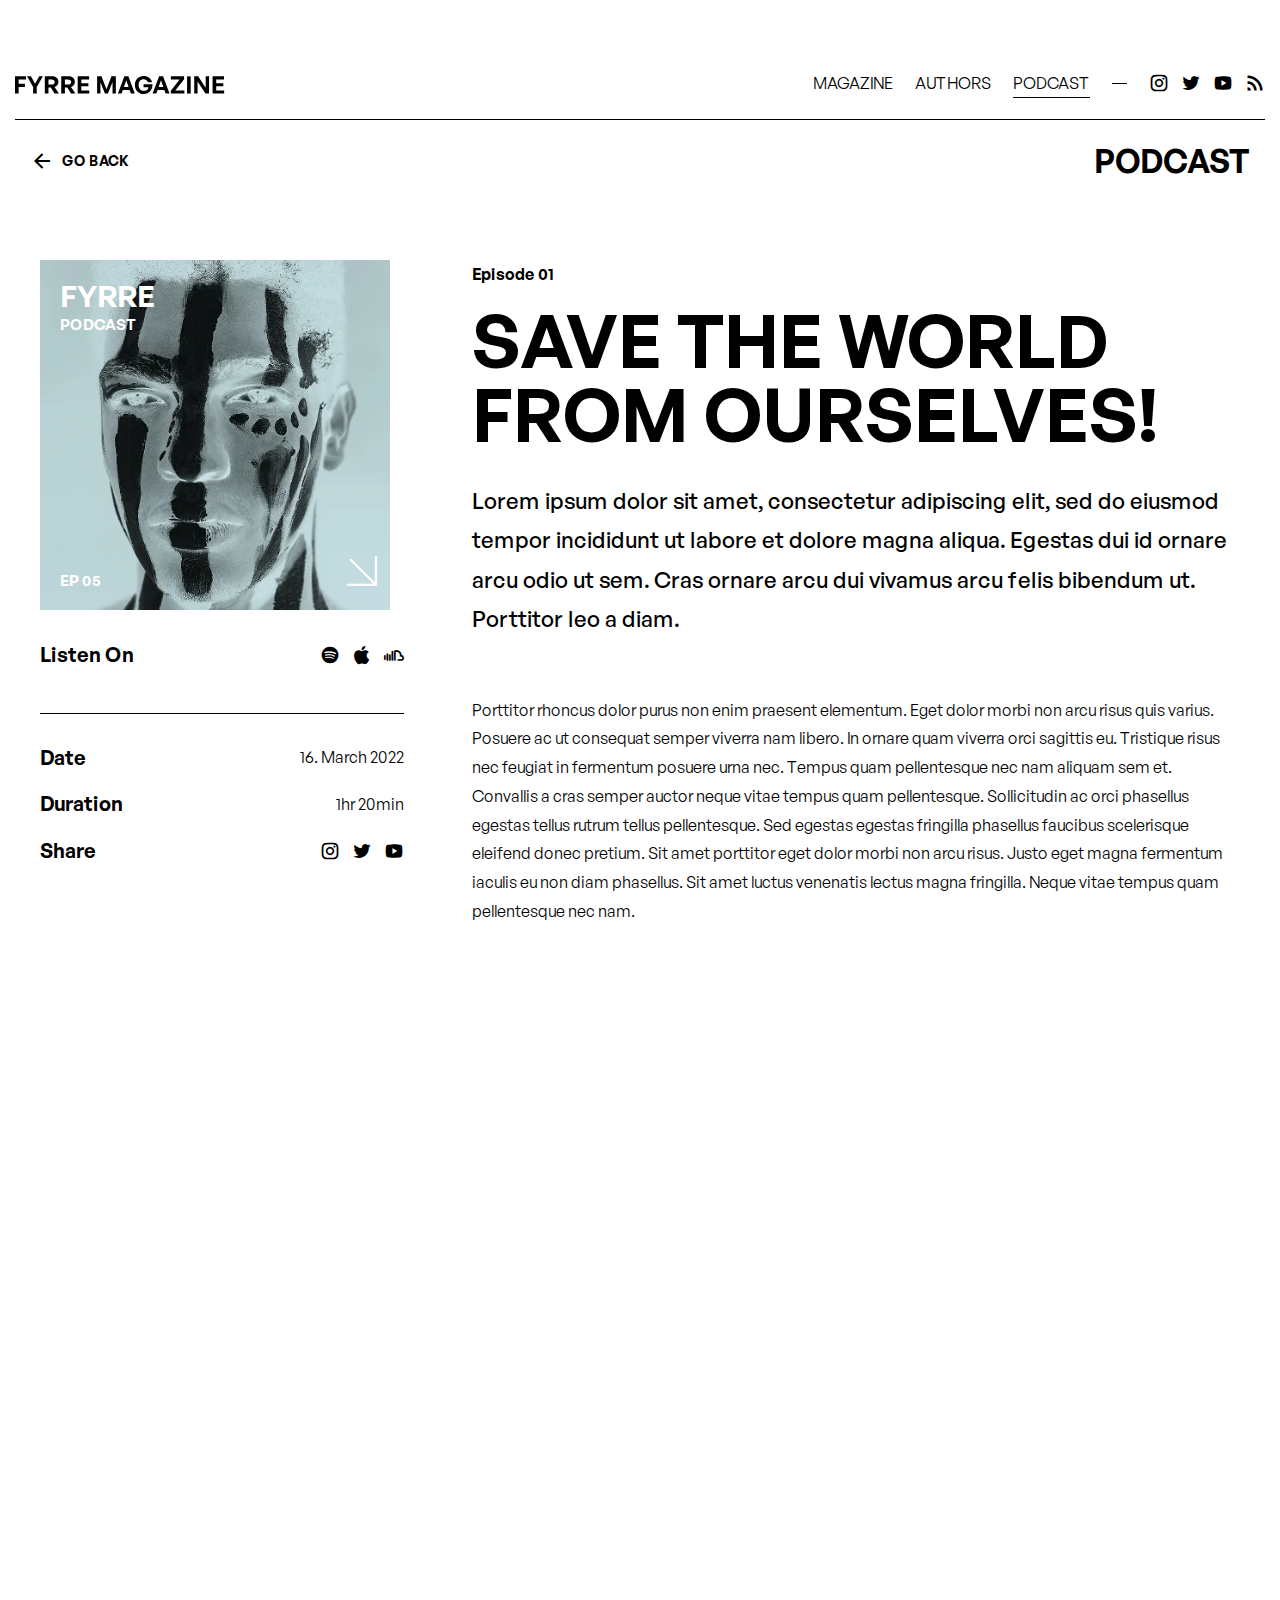
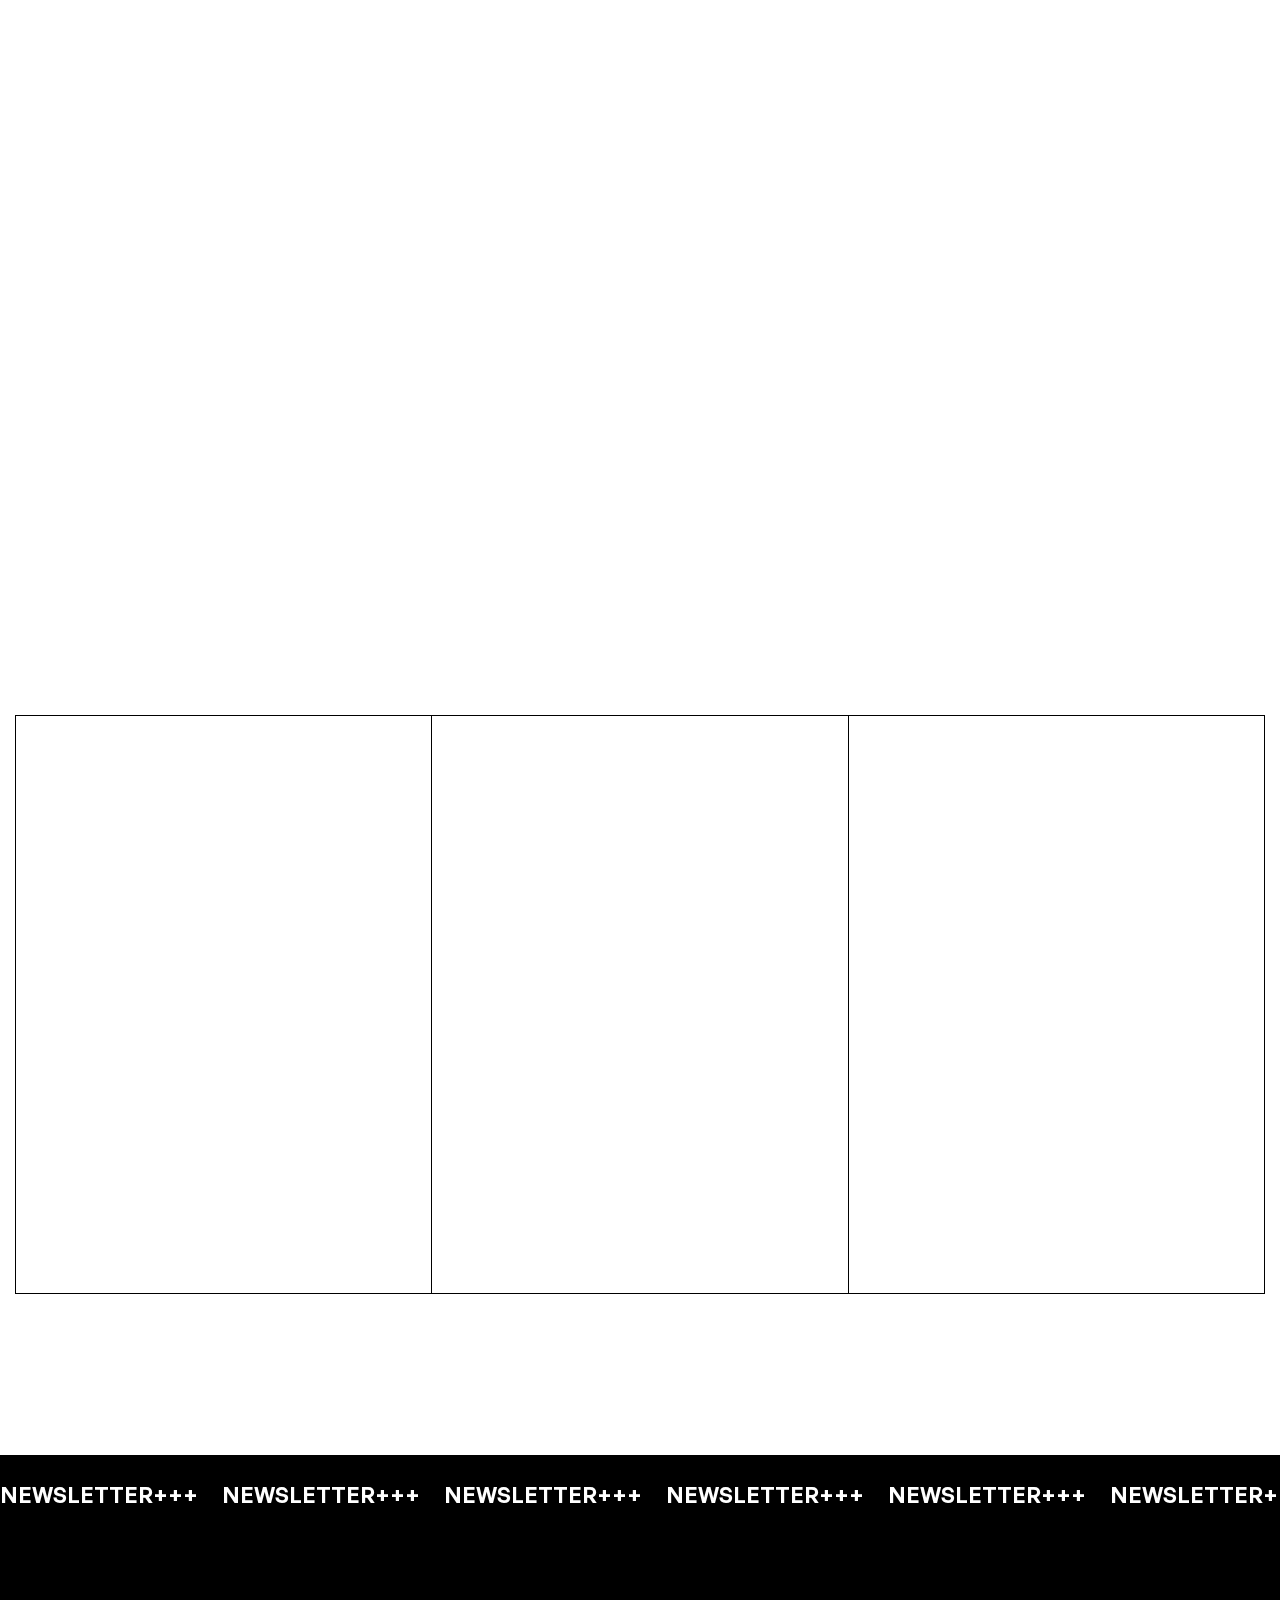
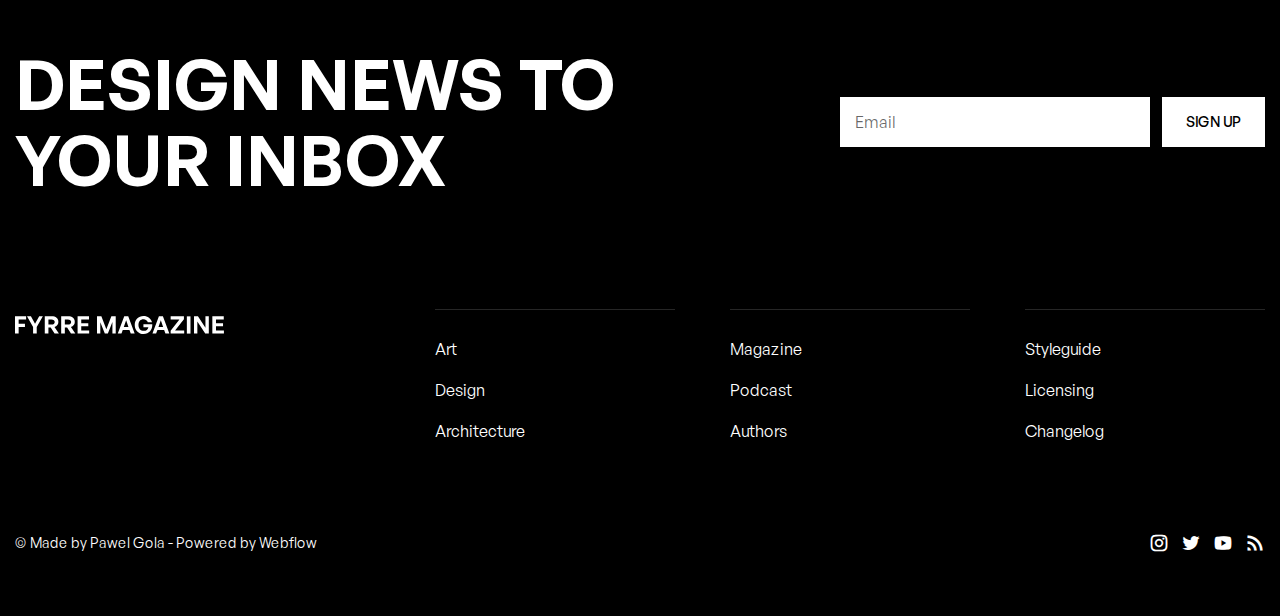
<file: podcastsingle.html>
<!doctype html>
<html lang="en">
	<head>
		<style data-fls-preloader="false" rel="preload">
			body>*:not(.fls-preloader) {
      opacity: 0;
      visibility: hidden;
   }

   [data-fls-preloader-loaded] body>*:not(.fls-preloader):not(.scroll-to-top) {
      transition: opacity 0.5s ease 0s;
      opacity: 1;
      visibility: visible;
   }
		</style>
		<meta charset="UTF-8">
		<meta name="viewport" content="width=device-width, initial-scale=1.0">
		<link rel="preload" href="./assets/fonts/GeneralSans-Semibold.woff2" as="font" type="font/woff2" crossorigin="anonymous">
		<link rel="preload" href="./assets/fonts/GeneralSans-Regular.woff2" as="font" type="font/woff2" crossorigin="anonymous">
		<link rel="preload" href="./assets/fonts/GeneralSans-Medium.woff2" as="font" type="font/woff2" crossorigin="anonymous">
		<link rel="shortcut icon" href="./assets/img/favicon.ico">
		<title>Podcast</title>
		<script type="module" crossorigin="" src="./js/app.min.js?v=1770651143542"></script>
		<link rel="stylesheet" crossorigin="" href="./css/app.min.css?v=1770651143542">
	</head>
	<body>
		<div class="wrapper">
			<header data-fls-header="" data-fls-header-scroll="" data-fls-header-scroll-show="" data-fls-lp="" class="header">
				<div class="header__container">
					<div class="header__body">
						<a href="index.html" class="header__link-logo">
							<img class="header__logo" src="./assets/img/logo.svg" alt="Image">
						</a>
						<nav class="header__menu menu">
							<div class="menu__body">
								<ul class="menu__list">
									<li class="menu__item">
										<a class="menu__link" href="magazine.html">Magazine</a>
									</li>
									<li class="menu__item">
										<a class="menu__link" href="authors.html">Authors</a>
									</li>
									<li class="menu__item">
										<a class="menu__link menu__link--active" href="podcast.html">Podcast</a>
									</li>
								</ul>
								<div class="menu__content"></div>
							</div>
						</nav>
						<span class="header__line"></span>
						<ul data-fls-dynamic=".menu__content, 767.98" data-fls-social="" class="social">
							<li class="social__item">
								<a href="https://www.instagram.com/" aria-label="instagram link" target="_blank" class="social__link --icon-s-inst"></a>
							</li>
							<li class="social__item">
								<a href="https://x.com/" aria-label="x link" target="_blank" class="social__link --icon-s-x"></a>
							</li>
							<li class="social__item">
								<a href="https://www.youtube.com/" aria-label="youtube link" target="_blank" class="social__link --icon-s-youtube"></a>
							</li>
							<li class="social__item">
								<a href="#" target="_blank" aria-label="rss link" class="social__link --icon-s-rss"></a>
							</li>
						</ul>
						<button type="button" data-fls-menu="" aria-label="open menu" class="icon-menu">
							<span></span>
						</button>
					</div>
				</div>
			</header>
			<main class="page page--podcastsingle">
				<article class="podcast-article">
					<div class="podcast-article__container">
						<div data-fls-back="" class="back __container">
							<a href="podcast.html" data-fls-button="" class="back__button button 
 button--arrow button--arrow-left --icon-arrow">Go Back</a>
							<span>Podcast</span>
						</div>
						<section class="page__podcast podcast">
							<div class="podcast__body">
								<div class="podcast__profile">
									<article data-fls-podcastitem="" data-fls-watcher="" data-fls-watcher-once="" class="podcastitem podcastitem--podcast">
										<div class="podcastitem__inner">
											<figure class="podcastitem__picture">
												<picture>
													<img loading="lazy" class="podcastitem__image" alt="cover" src="./assets/img/podcast/05.webp">
												</picture>
												<div class="podcastitem__content content-podcastitem">
													<div class="content-podcastitem__header">
														<h3 class="content-podcastitem__title">Fyrre</h3>
														<div class="content-podcastitem__subtitle">Podcast</div>
													</div>
													<div class="content-podcastitem__body">
														<div class="content-podcastitem__episode">Ep 05</div>
														<div class="content-podcastitem__icon --icon-arrow-45"></div>
													</div>
												</div>
											</figure>
											<div class="podcastitem__body">
												<dl class="podcastitem__listen listen-podcastitem">
													<dt>Listen On</dt>
													<dd>
														<ul data-fls-social="" class="social">
															<li class="social__item">
																<a href="https://www.spotify.com/" aria-label="spotify link" target="_blank" class="social__link --icon-s-spotify"></a>
															</li>
															<li class="social__item">
																<a href="https://www.apple.com/" aria-label="apple link" target="_blank" class="social__link --icon-s-apple"></a>
															</li>
															<li class="social__item">
																<a href="https://soundcloud.com/" aria-label="soundcloud link" target="_blank" class="social__link --icon-s-soundcloud"></a>
															</li>
														</ul>
													</dd>
												</dl>
												<dl class="podcastitem__info info-podcastitem">
													<div class="info-podcastitem__row">
														<dt>Date</dt>
														<dd>16. March 2022</dd>
													</div>
													<div class="info-podcastitem__row">
														<dt>Duration</dt>
														<dd>1hr 20min</dd>
													</div>
													<div class="info-podcastitem__row">
														<dt>Share</dt>
														<dd>
															<ul data-fls-social="" class="social">
																<li class="social__item">
																	<a href="https://www.instagram.com/" target="_blank" class="social__link --icon-s-inst"></a>
																</li>
																<li class="social__item">
																	<a href="https://x.com/" target="_blank" class="social__link --icon-s-x"></a>
																</li>
																<li class="social__item">
																	<a href="https://www.youtube.com/" target="_blank" class="social__link --icon-s-youtube"></a>
																</li>
															</ul>
														</dd>
													</div>
												</dl>
											</div>
										</div>
									</article>
								</div>
								<div class="podcast__content content-podcast">
									<div data-fls-headerblock="" data-fls-watcher="" data-fls-watcher-once="" class="header-block header-block--column">
										<div class="header-block__label">Episode 01</div>
										<h1 class="header-block__title header-block__title--fz100">Save the world from ourselves!</h1>
										<div class="header-block__text header-block__text--size-22">
											<p>
												Lorem ipsum dolor sit amet, consectetur adipiscing elit, sed do eiusmod tempor incididunt
									ut
									labore et dolore magna aliqua. Egestas dui id ornare arcu odio ut sem. Cras ornare arcu
									dui
									vivamus arcu felis bibendum ut. Porttitor leo a diam.
											</p>
										</div>
									</div>
									<div class="content-podcast__text">
										<p data-fls-watcher="" data-fls-watcher-once="">
											Porttitor rhoncus dolor purus non enim praesent elementum. Eget dolor morbi non arcu risus
								quis
								varius. Posuere ac ut consequat semper viverra nam libero. In ornare quam viverra orci
								sagittis eu.
								Tristique risus nec feugiat in fermentum posuere urna nec. Tempus quam pellentesque nec nam
								aliquam
								sem et. Convallis a cras semper auctor neque vitae tempus quam pellentesque. Sollicitudin ac
								orci
								phasellus egestas tellus rutrum tellus pellentesque. Sed egestas egestas fringilla phasellus
								faucibus scelerisque eleifend donec pretium. Sit amet porttitor eget dolor morbi non arcu
								risus.
								Justo eget magna fermentum iaculis eu non diam phasellus. Sit amet luctus venenatis lectus
								magna
								fringilla. Neque vitae tempus quam pellentesque nec nam.
										</p>
										<p data-fls-watcher="" data-fls-watcher-once="">
											Tellus orci ac auctor augue mauris augue neque gravida. Tempus imperdiet nulla malesuada
								pellentesque elit eget gravida cum sociis. Id eu nisl nunc mi ipsum faucibus vitae aliquet.
								Duis
								convallis convallis tellus id interdum velit laoreet id. Vulputate mi sit amet mauris commodo
								quis.
								Semper viverra nam libero justo laoreet sit amet. Eget nullam non nisi est sit. Nibh cras
								pulvinar
								mattis nunc sed blandit libero. Ac felis donec et odio pellentesque diam volutpat. Quis
								varius quam
								quisque id diam vel quam elementum. Felis bibendum ut tristique et egestas quis ipsum
								suspendisse
								ultrices. Id diam vel quam elementum pulvinar etiam non. Non consectetur a erat nam at lectus
								urna
								duis convallis.
										</p>
										<blockquote data-fls-blockquote="" data-fls-watcher="" data-fls-watcher-once="" class="blockquote">
											<svg>
												<use xlink:href="./assets/img/spritemap.svg#sprite-quote"></use>
											</svg>
											<div class="blockquote__body">
												<p>
													The greatest glory in living lies not in never falling, but in rising every time we
										fall.
												</p>
												<cite>Nelson Mandela</cite>
											</div>
										</blockquote>
										<p data-fls-watcher="" data-fls-watcher-once="">
											Porttitor rhoncus dolor purus non enim praesent elementum. Eget dolor morbi non arcu risus
								quis
								varius. Posuere ac ut consequat semper viverra nam libero. In ornare quam viverra orci
								sagittis eu.
								Tristique risus nec feugiat in fermentum posuere urna nec. Tempus quam pellentesque nec nam
								aliquam
								sem et. Convallis a cras semper auctor neque vitae tempus quam pellentesque. Sollicitudin ac
								orci
								phasellus egestas tellus rutrum tellus pellentesque. Sed egestas egestas fringilla phasellus
								faucibus scelerisque eleifend donec pretium. Sit amet porttitor eget dolor morbi non arcu
								risus.
								Justo eget magna fermentum iaculis eu non diam phasellus. Sit amet luctus venenatis lectus
								magna
								fringilla. Neque vitae tempus quam pellentesque nec nam.
										</p>
										<p data-fls-watcher="" data-fls-watcher-once="">
											Tellus orci ac auctor augue mauris augue neque gravida. Tempus imperdiet nulla malesuada
								pellentesque elit eget gravida cum sociis. Id eu nisl nunc mi ipsum faucibus vitae aliquet.
								Duis
								convallis convallis tellus id interdum velit laoreet id. Vulputate mi sit amet mauris commodo
								quis.
								Semper viverra nam libero justo laoreet sit amet. Eget nullam non nisi est sit. Nibh cras
								pulvinar
								mattis nunc sed blandit libero. Ac felis donec et odio pellentesque diam volutpat. Quis
								varius quam
								quisque id diam vel quam elementum. Felis bibendum ut tristique et egestas quis ipsum
								suspendisse
								ultrices. Id diam vel quam elementum pulvinar etiam non. Non consectetur a erat nam at lectus
								urna
								duis convallis.
										</p>
									</div>
								</div>
							</div>
						</section>
					</div>
				</article>
				<section class="page__latest-episodes latest-episodes">
					<div class="latest-episodes__container">
						<div data-fls-headbutton="" data-fls-watcher="" class="headbutton">
							<h3 data-fls-watcher="" data-fls-watcher-once="" class="headbutton__title">Latest Episodes</h3>
							<a data-fls-button="" data-fls-watcher="" data-fls-watcher-once="" href="podcast.html" class="button button--arrow --icon-arrow">
								<span>All Episodes</span>
								<!--
<svg class="arrow-right">
<use xlink:href="./assets/img/spritemap.svg#sprite-arrow-right"></use>
</svg>
-->
							</a>
						</div>
						<div class="latest-episodes__items">
							<article data-fls-podcastitem="" data-fls-watcher="" data-fls-watcher-once="" class="podcastitem podcastitem--preview">
								<a href="podcastsingle.html" class="podcastitem__inner">
									<figure class="podcastitem__picture">
										<picture>
											<img loading="lazy" class="podcastitem__image" alt="cover" src="./assets/img/podcast/05.webp">
										</picture>
										<div class="podcastitem__content content-podcastitem">
											<div class="content-podcastitem__header">
												<div class="content-podcastitem__title">Fyrre</div>
												<div class="content-podcastitem__subtitle">Podcast</div>
											</div>
											<div class="content-podcastitem__body">
												<div class="content-podcastitem__episode">Ep 05</div>
												<div class="content-podcastitem__icon --icon-arrow-45"></div>
											</div>
										</div>
									</figure>
									<div class="podcastitem__body">
										<h2 class="podcastitem__title">The Problem of today’s cultural development</h2>
										<dl class="podcastitem__info info-podcastitem">
											<div class="info-podcastitem__row">
												<dt>Date</dt>
												<dd>16.06.2022</dd>
											</div>
											<div class="info-podcastitem__row">
												<dt>Duration</dt>
												<dd>1hr 20min</dd>
											</div>
										</dl>
									</div>
								</a>
							</article>
							<article data-fls-podcastitem="" data-fls-watcher="" data-fls-watcher-once="" class="podcastitem podcastitem--preview">
								<a href="podcastsingle.html" class="podcastitem__inner">
									<figure class="podcastitem__picture">
										<picture>
											<img loading="lazy" class="podcastitem__image" alt="cover" src="./assets/img/podcast/04.webp">
										</picture>
										<div class="podcastitem__content content-podcastitem">
											<div class="content-podcastitem__header">
												<div class="content-podcastitem__title">Fyrre</div>
												<div class="content-podcastitem__subtitle">Podcast</div>
											</div>
											<div class="content-podcastitem__body">
												<div class="content-podcastitem__episode">Ep 04</div>
												<div class="content-podcastitem__icon --icon-arrow-45"></div>
											</div>
										</div>
									</figure>
									<div class="podcastitem__body">
										<h2 class="podcastitem__title">The hidden messages of Jack Nielson</h2>
										<dl class="podcastitem__info info-podcastitem">
											<div class="info-podcastitem__row">
												<dt>Date</dt>
												<dd>16.06.2022</dd>
											</div>
											<div class="info-podcastitem__row">
												<dt>Duration</dt>
												<dd>60 Min</dd>
											</div>
										</dl>
									</div>
								</a>
							</article>
							<article data-fls-podcastitem="" data-fls-watcher="" data-fls-watcher-once="" class="podcastitem podcastitem--preview">
								<a href="podcastsingle.html" class="podcastitem__inner">
									<figure class="podcastitem__picture">
										<picture>
											<img loading="lazy" class="podcastitem__image" alt="cover" src="./assets/img/podcast/03.webp">
										</picture>
										<div class="podcastitem__content content-podcastitem">
											<div class="content-podcastitem__header">
												<div class="content-podcastitem__title">Fyrre</div>
												<div class="content-podcastitem__subtitle">Podcast</div>
											</div>
											<div class="content-podcastitem__body">
												<div class="content-podcastitem__episode">Ep 03</div>
												<div class="content-podcastitem__icon --icon-arrow-45"></div>
											</div>
										</div>
									</figure>
									<div class="podcastitem__body">
										<h2 class="podcastitem__title">Behind the scenes of the street art culture</h2>
										<dl class="podcastitem__info info-podcastitem">
											<div class="info-podcastitem__row">
												<dt>Date</dt>
												<dd>16.06.2022</dd>
											</div>
											<div class="info-podcastitem__row">
												<dt>Duration</dt>
												<dd>45 Min</dd>
											</div>
										</dl>
									</div>
								</a>
							</article>
						</div>
					</div>
				</section>
			</main>
			<footer data-fls-footer="" class="footer">
				<div data-fls-marquee="" data-fls-marquee-pause="" data-fls-marquee-speed="300" data-fls-marquee-space="24">
					<div>Newsletter+++</div>
				</div>
				<div class="footer__container">
					<div class="footer__main">
						<div class="footer__inbox">
							<h2 class="footer__title">Design News to your inbox</h2>
							<form class="form form--footer" data-fls-form="ajax" data-fls-form-popup="popup" method="POST" action="/sendmail/index.php">
								<div class="form__inner">
									<input data-fls-input="" required data-fls-form-validatenow="" type="email" name="form[email]" data-fls-form-errtext="Enter E-mail" placeholder="Email" class="form__input input">
								</div>
								<button data-fls-button="" type="submit" class="form__button button button--inverse">Sign up</button>
							</form>
						</div>
						<div class="footer__content">
							<div class="footer__link-wrapper">
								<a href="index.html" class="footer__link-logo">
									<img class="footer__logo" src="./assets/img/logo-inverse.svg" alt="Image">
								</a>
							</div>
							<div class="footer__menus menus-footer">
								<ul class="menus-footer__list">
									<li class="menus-footer__li">
										<a href="#" class="menus-footer__link">Art</a>
									</li>
									<li class="menus-footer__li">
										<a href="#" class="menus-footer__link">Design</a>
									</li>
									<li class="menus-footer__li">
										<a href="#" class="menus-footer__link">Architecture</a>
									</li>
								</ul>
								<ul class="menus-footer__list">
									<li class="menus-footer__li">
										<a href="magazine.html" class="menus-footer__link">Magazine</a>
									</li>
									<li class="menus-footer__li">
										<a href="podcast.html" class="menus-footer__link">Podcast</a>
									</li>
									<li class="menus-footer__li">
										<a href="authors.html" class="menus-footer__link">Authors</a>
									</li>
								</ul>
								<ul class="menus-footer__list">
									<li class="menus-footer__li">
										<a href="#" class="menus-footer__link">Styleguide</a>
									</li>
									<li class="menus-footer__li">
										<a href="#" class="menus-footer__link">Licensing</a>
									</li>
									<li class="menus-footer__li">
										<a href="#" class="menus-footer__link">Changelog</a>
									</li>
								</ul>
							</div>
						</div>
					</div>
					<div class="footer__bottom">
						<div class="footer__copy">© Made by Pawel Gola - Powered by Webflow</div>
						<ul data-fls-social="" class="social">
							<li class="social__item">
								<a href="https://www.instagram.com/" aria-label="instagram link" target="_blank" class="social__link --icon-s-inst"></a>
							</li>
							<li class="social__item">
								<a href="https://x.com/" aria-label="x link" target="_blank" class="social__link --icon-s-x"></a>
							</li>
							<li class="social__item">
								<a href="https://www.youtube.com/" aria-label="youtube link" target="_blank" class="social__link --icon-s-youtube"></a>
							</li>
							<li class="social__item">
								<a href="#" aria-label="rss link" target="_blank" class="social__link --icon-s-rss"></a>
							</li>
						</ul>
					</div>
				</div>
			</footer>
		</div>
		<!-- ? scroll-to-top buttton -->
		<button data-fls-scrolltop="" data-fls-lp="" data-fls-lp-type="right" class="scroll-to-top" aria-label="Вернуться наверх">
			<svg xmlns="http://www.w3.org/2000/svg" class="scroll-to-top__icon" width="14" height="18" viewbox="0 0 14 18" fill="none">
				<path fill-rule="evenodd" clip-rule="evenodd" d="M7.00012 17.75C6.58591 17.75 6.25012 17.4142 6.25012 17L6.25012 2.81066L1.53045 7.53033C1.23756 7.82322 0.762684 7.82322 0.469791 7.53033C0.176898 7.23744 0.176898 6.76256 0.469791 6.46967L6.46979 0.46967C6.61044 0.329018 6.80121 0.250001 7.00012 0.250001C7.19903 0.250001 7.3898 0.329018 7.53045 0.46967L13.5305 6.46967C13.8233 6.76256 13.8233 7.23744 13.5305 7.53033C13.2376 7.82322 12.7627 7.82322 12.4698 7.53033L7.75012 2.81066L7.75012 17C7.75012 17.4142 7.41434 17.75 7.00012 17.75Z" fill="#fff"></path>
			</svg>
		</button>
	</body>
</html>
</file>
<file: css/app.min.css>
*{border:0;margin:0;padding:0}*,:after,:before{box-sizing:border-box}:after,:before{display:inline-block}html[data-fls-touch] *{-webkit-tap-highlight-color:transparent}body,html{height:100%}body{line-height:1;scrollbar-gutter:stable;-ms-text-size-adjust:100%;-moz-text-size-adjust:100%;-webkit-text-size-adjust:100%;-webkit-font-smoothing:antialiased;-moz-osx-font-smoothing:grayscale}button,input,textarea{background-color:transparent;color:inherit;font-family:inherit;font-size:inherit;line-height:inherit}input,textarea{width:100%}label{display:inline-block}button,label{-webkit-tap-highlight-color:transparent}button{font-weight:inherit}input:focus,textarea:focus{outline:none}input::placeholder,textarea::placeholder{color:inherit;font-family:inherit;font-size:inherit;font-weight:inherit}button,option,select{cursor:pointer}a,span{display:inline-block}a{color:inherit;font-family:inherit;font-size:inherit;font-weight:inherit;text-decoration:none;-webkit-tap-highlight-color:transparent}a:active,a:focus{outline:none}ul li{list-style:none}img{height:auto;max-width:100%;vertical-align:middle}h1,h2,h3,h4,h5,h6{color:inherit;font-family:inherit;font-size:inherit;font-weight:inherit}@font-face{font-display:swap;font-family:GeneralSans;font-style:normal;font-weight:600;src:url(../assets/fonts/GeneralSans-Semibold.woff2) format("woff2")}@font-face{font-display:swap;font-family:GeneralSans;font-style:normal;font-weight:400;src:url(../assets/fonts/GeneralSans-Regular.woff2) format("woff2")}@font-face{font-display:swap;font-family:GeneralSans;font-style:normal;font-weight:500;src:url(../assets/fonts/GeneralSans-Medium.woff2) format("woff2")}@font-face{font-display:swap;font-family:iconfont;src:url(../assets/fonts/iconfont.woff2?eb1a21f01993de19768d6c74c97e7ba2) format("woff2")}[class*="--icon-"]:before{font-family:iconfont}[class*="--icon-vector-arrow"]:before{content:"\f101"}[class*="--icon-s-youtube"]:before{content:"\f102"}[class*="--icon-s-x"]:before{content:"\f103"}[class*="--icon-s-spotify"]:before{content:"\f104"}[class*="--icon-s-soundcloud"]:before{content:"\f105"}[class*="--icon-s-rss"]:before{content:"\f106"}[class*="--icon-s-inst"]:before{content:"\f107"}[class*="--icon-s-apple"]:before{content:"\f108"}[class*="--icon-quote"]:before{content:"\f109"}[class*="--icon-arrow"]:before{content:"\f10a"}[class*="--icon-arrow-45"]:before{content:"\f10b"}:root{--bg-body:#fff;--bg-dark:#000;--bg-yellow:#ecc584;--color-main:#000;--color-muted:rgba(0,0,0,.6);--color-inverse:#fff;--color-inverse-muted:hsla(0,0%,100%,.6);--color-gray:#f9f9f9;--color-border:#000;--color-border-muted:rgba(0,0,0,.3);--color-border-inverse:hsla(0,0%,100%,.15)}body{background-color:var(--bg-body);color:var(--color-main);font-family:GeneralSans,sans-serif;font-size:1rem;font-weight:400;line-height:1.8;min-width:20rem}[data-fls-scrolllock] body{overflow:hidden;overscroll-behavior:none;touch-action:none}.lg-container{touch-action:none}.wrapper{display:flex;flex-direction:column;margin-inline:auto;max-inline-size:105rem;min-height:100%;overflow:clip}.wrapper>main{flex:1 1 auto}.wrapper>*{min-width:0}[class*=__container]{margin:0 auto;max-width:96.875rem;padding-left:.9375rem;padding-right:.9375rem}[class*=__container-big]{max-width:101.875rem}.social{align-items:center;column-gap:.75rem;flex-wrap:wrap;font-size:1.25rem;line-height:1;row-gap:.625rem}.social,.social__link{display:flex}.social__link:before{transition:scale .3s ease 0s}.menu__content{display:none}.menu__list{display:flex;row-gap:.625rem}.menu__item{align-items:center;display:flex;position:relative}.menu__link{display:block;position:relative;text-transform:uppercase;transition:color .3s ease 0s}.menu__link:after{background-color:var(--bg-dark);left:50%;width:0}.menu__link--active:after,.menu__link:after{bottom:0;content:"";height:.0625rem;position:absolute;transition:width .3s ease 0s,left .3s ease 0s}.menu__link--active:after{left:0;width:100%}.is-closing{pointer-events:none}.icon-menu{display:none}.header-block .info-header-block__row dd{font-size:.875rem;line-height:1.6}.header-block .info-header-block__row dt{font-size:.875rem;font-weight:600;line-height:1.6}.header-block{display:flex;opacity:0;transform:translateY(3.125rem)}.header-block.--watcher-view{opacity:1;transform:translate(0);transition:transform .8s ease 0s,opacity .8s ease 0s}.header-block__label{display:inline-block;font-weight:600}.header-block__title{font-weight:600;line-height:1.1;text-transform:uppercase}.header-block__title--fz100{line-height:1}.header-block__text{font-size:1.125rem}.header-block__text--size-20{font-size:1.25rem;font-weight:500}.header-block__text--size-22{font-size:1.375rem;font-weight:500}.header-block--column{flex-direction:column}.header-block--column>:last-child{margin-bottom:0}.header-block--row{row-gap:.9375rem}.header-block--row .header-block__content{display:flex;flex-direction:column;row-gap:.9375rem}.header-block--row .header-block__bottom{display:flex;gap:.9375rem}.header-block .info-header-block{display:flex;flex-wrap:wrap;row-gap:.5rem}.header-block .info-header-block__row{display:flex;gap:.5rem}.header{background-color:var(--bg-body);left:0;pointer-events:none;position:fixed;top:0;transition:top .3s ease 0s;width:100%;z-index:10}.header__body{align-items:center;border-bottom:.0625rem solid var(--color-border);display:flex;padding-bottom:1rem;pointer-events:auto;position:relative}.header__button,.header__link-logo,.header__logo{position:relative;z-index:5}.header__line{background-color:var(--bg-dark);height:.0625rem;width:.9375rem}[data-fls-header-scroll].--header-scroll{left:0;position:fixed;right:0;top:0;z-index:50}[data-fls-header-scroll-show].--header-scroll{transform:translateY(-100%);transition:transform .3s}[data-fls-header-scroll-show].--header-show{transform:translate(0)}.headbutton{align-items:center;column-gap:1.5625rem;display:flex}.headbutton__title{font-weight:600;line-height:1.1;opacity:0;text-transform:uppercase;transform:translate(-100%)}.headbutton__title.--watcher-view{opacity:1;transform:translate(0);transition:transform 1.3s ease 0s,opacity .8s ease 0s}.headbutton .button{opacity:0;transform:translate(100%)}.headbutton .button.--watcher-view{opacity:1;transform:translate(0);transition:transform 1.3s ease 0s,opacity .8s ease 0s,color .3s ease 0s}.footer__copy{font-size:.875rem;line-height:1.6}.footer{background-color:var(--bg-dark);color:var(--color-inverse)}.footer__inbox{align-items:center;display:flex;gap:1.875rem;justify-content:space-between}.footer__title{font-weight:600;line-height:1.1;max-width:43.75rem;text-transform:uppercase}.footer__content{display:flex;row-gap:.9375rem}.footer__bottom{align-items:center;display:flex;gap:1.25rem;justify-content:space-between}.menus-footer{display:grid;flex-grow:1;grid-template-columns:repeat(3,1fr);row-gap:.9375rem}.menus-footer__list{border-top:.0625rem solid var(--color-border-inverse);padding-top:1.5625rem}.menus-footer__li:not(:last-child){margin-bottom:.75rem}.menus-footer__link{position:relative;transition:color .3s ease 0s}.menus-footer__link:after{background-color:var(--bg-body);bottom:0;content:"";height:.03125rem;left:50%;position:absolute;transition:width .3s ease 0s,left .3s ease 0s;width:0}input[type=email],input[type=tel],input[type=text],textarea{-webkit-appearance:none;-moz-appearance:none;appearance:none}.input{background-color:var(--bg-body);caret-color:inherit;color:var(--color-main);padding:.65625rem .9375rem}.input::placeholder{color:var(--color-muted)}.input.--form-error{outline:.0625rem solid rgba(255,0,0,.9)}[data-fls-form-error]{color:rgba(255,0,0,.5)}.input[placeholder]:not([data-fls-placeholder-nohiden])::placeholder{transition:opacity .3s}.input[placeholder]:not([data-fls-placeholder-nohiden]):focus::placeholder{opacity:0}textarea.input{height:12.5rem;resize:vertical}.form{column-gap:.75rem;display:flex;row-gap:.9375rem;width:100%}.form--sidebar{flex-direction:column}.form--sidebar .input{border:.0625rem solid var(--color-border-muted);border-radius:.3125rem}.button{align-items:center;background-color:var(--bg-dark);color:var(--color-inverse);column-gap:.5rem;display:inline-flex;flex:0 0 auto;font-size:.875rem;font-weight:500;justify-content:center;line-height:1.6;padding:.8625rem 1.5rem;text-transform:uppercase;transition:background-color .5s ease 0s,color .5s ease 0s}.button--arrow,.button--inverse{background-color:var(--bg-body);color:var(--color-main)}.button--arrow{flex-direction:row-reverse;font-weight:600;padding:0}.button--arrow:before{font-size:1.5rem;font-weight:400;line-height:1;transition:rotate .3s ease 0s}.button--arrow-left{flex-direction:row}.button--arrow-left:before{rotate:-180deg}.button--fw{width:100%}.fls-preloader{align-items:center;display:flex;height:100%;justify-content:center;left:0;pointer-events:none;position:fixed;top:0;transition:all .8s .3s;width:100%;z-index:-1}.fls-preloader__body{display:flex;flex-direction:column;max-width:31.25rem;padding:.93rem}.fls-preloader__counter{font-size:2rem}.fls-preloader__line span{background-color:#7a956b;display:inline-block;height:.8rem;transition:width .2s ease}[data-fls-preloader-loaded] .fls-preloader{opacity:0;visibility:hidden}[data-fls-marquee-item]{font-size:1.375rem;font-weight:600;padding-block:1.25rem;text-transform:uppercase}.podcastitem__image{height:100%;object-fit:cover;width:100%}.info-podcastitem__row dd,.info-podcastitem__row dt{font-size:.875rem;line-height:1.6}.info-podcastitem__row dt{font-weight:600}.listen-podcastitem dt,.podcastitem--podcast .info-podcastitem__row dt{font-size:1.25rem;font-weight:600;line-height:1.6}.podcastitem{display:flex}.podcastitem.--watcher-view .podcastitem__inner{opacity:1;transform:translate(0);transition:transform .8s ease 0s,opacity .8s ease 0s}.podcastitem__inner{display:flex;opacity:0;transform:translateY(3.125rem);width:100%}.podcastitem__picture{aspect-ratio:1;flex-shrink:0;position:relative}.podcastitem__image{left:0;position:absolute;top:0}.podcastitem__body{display:flex}.podcastitem__title{display:inline-block;font-weight:600;line-height:1.2;transition:color .3s ease 0s}.podcastitem--main{border-bottom:.0625rem solid var(--color-border);position:relative}.podcastitem--main:before{content:counter(item,decimal-leading-zero);counter-increment:item;font-size:1.5rem;font-weight:600;left:0;line-height:1.2;position:absolute;top:50%;transform:translateY(-50%)}.podcastitem--main .podcastitem__inner{align-items:center;row-gap:.9375rem}.podcastitem--main .podcastitem__picture{width:100%}.podcastitem--main .podcastitem__body{gap:.9375rem}.podcastitem--preview{border-bottom:.0625rem solid var(--color-border);border-right:.0625rem solid var(--color-border)}.podcastitem--preview .podcastitem__body,.podcastitem--preview .podcastitem__inner{flex-direction:column}.podcastitem--preview .podcastitem__body,.podcastitem--preview .podcastitem__title{flex-grow:1}.podcastitem--preview .info-podcastitem{column-gap:1rem;justify-content:flex-start}.podcastitem--sidebar .podcastitem__inner{flex-direction:column;row-gap:1rem}.podcastitem--sidebar .podcastitem__picture{aspect-ratio:369/462;width:100%}.podcastitem--sidebar .content-podcastitem__icon{align-self:flex-end}.podcastitem--podcast .podcastitem__inner{flex-direction:column}.podcastitem--podcast .podcastitem__picture{width:100%}.podcastitem--podcast .info-podcastitem,.podcastitem--podcast .podcastitem__body{flex-direction:column}.podcastitem--podcast .info-podcastitem__row{justify-content:space-between}.podcastitem--podcast .info-podcastitem__row dd{font-size:1rem}.content-podcastitem{color:var(--color-inverse);display:flex;flex-direction:column;height:100%;justify-content:space-between;padding:1.3125rem .8125rem 1rem 1.25rem;position:relative;row-gap:.9375rem;width:100%;z-index:3}.content-podcastitem__title{font-size:1.875rem;font-weight:600;line-height:1;text-transform:uppercase}.content-podcastitem__subtitle{font-size:.9375rem;font-weight:600;text-transform:uppercase}.content-podcastitem__body{display:flex;gap:.9375rem;justify-content:space-between}.content-podcastitem__inner{text-align:center}.content-podcastitem__inner>*{margin-bottom:.625rem}.content-podcastitem__inner>:last-child{margin-bottom:0}.content-podcastitem__date{font-size:1.4375rem;font-weight:600;text-transform:uppercase}.content-podcastitem__episode{align-self:flex-end;font-size:.9375rem;font-weight:600;text-transform:uppercase}.content-podcastitem__icon:before{font-size:1.875rem;line-height:1;transition:rotate .3s ease 0s}.label-content-podcastitem{aspect-ratio:1;background-color:var(--bg-yellow);border-radius:50%;font-weight:600;line-height:1.1;padding:.9375rem;rotate:-10deg;text-align:center;text-transform:uppercase;width:7.1875rem}.label-content-podcastitem>*{margin-bottom:.625rem}.label-content-podcastitem>:last-child{margin-bottom:0}.label-content-podcastitem__label{font-size:.5625rem}.label-content-podcastitem__author{font-size:.9375rem;padding-bottom:.3125rem;position:relative}.label-content-podcastitem__author:before{background-color:var(--bg-body);bottom:0;content:"";height:.0625rem;left:50%;position:absolute;transform:translateX(-50%);width:1.8125rem}.info-podcastitem{display:flex;flex-wrap:wrap;row-gap:.3125rem}.info-podcastitem__row{align-items:center;display:flex;gap:.5rem}.info-podcastitem__row dd,.info-podcastitem__row dt{white-space:nowrap}.listen-podcastitem{align-items:center;border-bottom:.0625rem solid var(--color-border);display:flex;justify-content:space-between}.blockquote__body cite{font-size:.875rem;line-height:1.6}.blockquote{border-block:.0625rem solid var(--color-border);display:flex}.blockquote svg{align-self:flex-start;aspect-ratio:44/28;flex-shrink:0}.blockquote__body>:last-child{margin-bottom:0}.blockquote__body p{font-weight:600;line-height:1.2}.blockquote__body cite{font-style:normal}.back{align-items:center;column-gap:.9375rem;display:flex;justify-content:space-between;row-gap:.625rem}.back span{display:block;font-size:2rem;font-weight:600;line-height:1.1;text-transform:uppercase}.podcast__body{display:flex;margin:0 auto;max-width:75rem;row-gap:1.875rem}.podcast__profile{flex:1 1 21.875rem}.podcast__content{flex:1 1 47.125rem}.content-podcast__text>*{opacity:0;transform:translateY(3.125rem)}.content-podcast__text>.--watcher-view{opacity:1;transform:translate(0);transition:transform .8s ease 0s,opacity .8s ease 0s}.content-podcast__text>:last-child{margin-bottom:0}.latest-episodes__items{border-left:.0625rem solid var(--color-border);border-top:.0625rem solid var(--color-border);display:grid;grid-template-columns:repeat(3,1fr)}.podcast__items{counter-reset:item;display:flex;flex-direction:column-reverse}.podcast__items>:first-child{margin-bottom:0}.magazineitem__image{height:100%;object-fit:cover;width:100%}.info-magazineitem__row dd,.info-magazineitem__row dt,.magazineitem__date{font-size:.875rem;line-height:1.6}.info-magazineitem__row dt{font-weight:600}.magazineitem{display:flex}.magazineitem.--watcher-view .magazineitem__inner{opacity:1;transform:translate(0);transition:transform .8s ease 0s,opacity .8s ease 0s}.magazineitem__inner{display:flex;opacity:0;transform:translateY(3.125rem)}.magazineitem__picture{aspect-ratio:1;overflow:hidden}.magazineitem__image{transition:scale .3s ease 0s}.magazineitem__body,.magazineitem__content{display:flex;flex-direction:column}.magazineitem__content{row-gap:.75rem}.magazineitem__title{font-size:2rem;font-weight:600;line-height:1.2;transition:color .3s ease 0s}.magazineitem__categories{display:flex;flex-wrap:wrap;gap:.5rem;justify-content:flex-end}.magazineitem--main{border-bottom:.0625rem solid var(--color-border);border-right:.0625rem solid var(--color-border)}.magazineitem--main .magazineitem__inner{flex-direction:column}.magazineitem--main .magazineitem__top{align-items:center;display:flex;gap:.9375rem;justify-content:space-between}.magazineitem--main .magazineitem__body{flex-grow:1}.magazineitem--main .magazineitem__picture{width:100%}.magazineitem--main .magazineitem__content,.magazineitem--main .magazineitem__title{flex-grow:1}.magazineitem--preview:not(:last-child){border-bottom:.0625rem solid var(--color-border)}.magazineitem--preview .magazineitem__inner{flex-direction:row}.magazineitem--preview .magazineitem__picture{align-self:flex-start;width:100%}.magazineitem--preview .magazineitem__body{gap:1.5625rem;justify-content:space-between}.magazineitem--preview .magazineitem__footer{align-items:center;column-gap:.625rem;display:flex;justify-content:space-between}.magazineitem--by-author{border-bottom:.0625rem solid var(--color-border);border-right:.0625rem solid var(--color-border)}.magazineitem--by-author .magazineitem__picture{width:9.375rem}.magazineitem--by-author .magazineitem__inner{align-items:center;width:100%}.magazineitem--by-author .magazineitem__body{row-gap:1rem}.info-magazineitem{column-gap:1rem;display:flex;flex-wrap:wrap;row-gap:.3125rem}.info-magazineitem__row{display:flex;gap:.5rem}.category{border:.0625rem solid var(--color-border);border-radius:6.25rem;display:inline-flex;flex:0 0 auto;font-size:.75rem;padding:.2625rem .75rem;text-transform:uppercase;transition:background-color .3s ease 0s}.authoritem__image{height:100%;object-fit:cover;width:100%}.info-authoritem__row dd,.info-authoritem__row dt{font-size:.875rem;line-height:1.6}.info-authoritem__row dt{font-weight:600}.authoritem{display:flex}.authoritem.--watcher-view .authoritem__inner{opacity:1;transform:translate(0);transition:transform .8s ease 0s,opacity .8s ease 0s}.authoritem__inner{align-items:center;display:flex;opacity:0;row-gap:.9375rem;transform:translateY(3.125rem)}.authoritem__picture{aspect-ratio:1;border-radius:50%;max-width:9.375rem;min-width:7.5rem;overflow:hidden;width:100%}.authoritem__image{transition:scale .3s ease 0s}.authoritem__body{display:flex}.authoritem__name{font-size:2rem;font-weight:600;line-height:1.2;transition:color .3s ease 0s}.authoritem--preview{border-bottom:.0625rem solid var(--color-border);border-right:.0625rem solid var(--color-border)}.authoritem--preview .authoritem__body{flex-direction:column}.authoritem--main:not(:last-child){border-bottom:.0625rem solid var(--color-border)}.authoritem--main .authoritem__inner{width:100%}.authoritem--main .authoritem__body{align-items:center}.authoritem--magazine{flex-direction:column}.authoritem--magazine .authoritem__top{align-items:center;border-bottom:.0625rem solid var(--color-border);column-gap:1rem;display:flex;row-gap:.625rem}.authoritem--magazine .authoritem__picture{min-width:5rem;width:5rem}.authoritem--magazine .info-authoritem{flex-direction:column}.authoritem--magazine .info-authoritem__row{justify-content:space-between}.info-authoritem{display:flex;flex-wrap:wrap}.info-authoritem__row{display:flex;gap:.5rem}.post__image{height:100%;object-fit:cover;width:100%}.list-info-post__row dd,.list-info-post__row dt{font-size:.875rem;line-height:1.6}.list-info-post__row dt{font-weight:600}.post{border-bottom:.0625rem solid var(--color-border)}.post__picture{aspect-ratio:1520/880}.info-post{gap:.9375rem;justify-content:space-between}.info-post,.list-info-post{align-items:center;display:flex}.list-info-post{flex-wrap:wrap;row-gap:.3125rem}.list-info-post__row{align-items:center;display:flex;gap:.5rem}.magazine-article{display:flex;margin:0 auto;max-width:62.5rem;row-gap:1.875rem}.content-magazine__text>*{opacity:0;transform:translateY(3.125rem)}.content-magazine__text>.--watcher-view{opacity:1;transform:translate(0);transition:transform .8s ease 0s,opacity .8s ease 0s}.content-magazine__text>:last-child{margin-bottom:0}.content-magazine__text .fz20{font-size:1.25rem;font-weight:500}.latest-posts__items{border-left:.0625rem solid var(--color-border);border-top:.0625rem solid var(--color-border);display:grid;grid-template-columns:repeat(3,1fr)}.magazine__container{display:flex;flex-direction:column}.magazine__items{border-left:.0625rem solid var(--color-border);border-top:.0625rem solid var(--color-border);display:grid;grid-template-columns:repeat(3,1fr)}.magazine__button{align-self:flex-end}.header-magazine{align-items:center;display:flex;gap:.625rem;justify-content:space-between}.header-magazine__title{font-weight:600;text-transform:uppercase}.header-magazine__categories{display:flex;flex-wrap:wrap;gap:.75rem;justify-content:center}.hero__image{height:100%;object-fit:cover;width:100%}.info-item-sidebar dd,.info-item-sidebar dt{font-size:.875rem;line-height:1.6}.info-item-sidebar dt{font-weight:600}.page__hero{padding-bottom:3.125rem}.hero__container [data-fls-marquee]{background-color:var(--bg-dark)}.hero__container [data-fls-marquee-item]{color:var(--color-inverse);font-size:1.25rem;font-weight:400;padding-block:1.25rem;text-transform:none}.hero__container [data-fls-marquee-item] span{font-size:1.375rem;font-weight:600;text-transform:uppercase}.hero__picture{aspect-ratio:1520/800}.magazines-previews__container{display:flex;row-gap:1.875rem}.magazines-previews__body{flex:1 1 65.9375rem}.magazines-previews__sidebar{flex:1 1 23.0625rem}.visually-hidden{height:.0625rem;margin:-.0625rem;overflow:hidden;padding:0;position:absolute;width:.0625rem;clip:rect(0,0,0,0);border:0;white-space:nowrap}.sidebar>:last-child{margin-bottom:0}.sidebar__label{font-weight:600;text-transform:uppercase}.header-sidebar>*{margin-bottom:.5rem}.header-sidebar>:last-child{margin-bottom:0}.header-sidebar__date{font-weight:600;line-height:1.2}.most-popular-sidebar{counter-reset:item}.item-sidebar{display:block;position:relative}.item-sidebar:not(:last-child){border-bottom:.0625rem solid var(--color-border)}.item-sidebar:before{content:counter(item,decimal-leading-zero);counter-increment:item;font-weight:600;left:0;line-height:1.2;position:absolute;top:0}.item-sidebar{opacity:0;transform:translateY(3.125rem)}.item-sidebar.--watcher-view{opacity:1;transform:translate(0);transition:transform .8s ease 0s,opacity .8s ease 0s}.item-sidebar__title{font-size:1.5rem;font-weight:600;line-height:1.2;transition:color .3s ease 0s}.info-item-sidebar{display:flex;gap:.5rem}.newsletter-sidebar>*{margin-bottom:1rem}.newsletter-sidebar>:last-child{margin-bottom:0}.newsletter-sidebar__label{margin-bottom:.5rem}.newsletter-sidebar__title{font-size:2rem;font-weight:600;line-height:1.3}.podcast-preview__items{grid-template-columns:repeat(3,1fr)}.authors-preview__items,.podcast-preview__items{border-left:.0625rem solid var(--color-border);border-top:.0625rem solid var(--color-border);display:grid}.authors-preview__items{grid-template-columns:repeat(2,1fr)}.profile-author__image{height:100%;object-fit:cover;width:100%}.author{border-bottom:.0625rem solid var(--color-border)}.author__body{display:flex;margin:0 auto;max-width:75rem;row-gap:.9375rem}.author__profile{flex:1 1 21.875rem}.author__content{flex:1 1 47.125rem}.profile-author{display:flex;flex-direction:column}.profile-author__picture{aspect-ratio:1;border-radius:50%;overflow:hidden}.profile-author__image{transition:scale .3s ease 0s}.info-profile-author{align-items:center;border-top:.0625rem solid var(--color-border);display:flex;gap:.625rem;justify-content:space-between}.info-profile-author dt{font-size:1.25rem;font-weight:600}.content-author__text p:not(:last-child){margin-bottom:.625rem}.content-author__text p{opacity:0;transform:translateY(3.125rem)}.content-author__text p.--watcher-view{opacity:1;transform:translate(0);transition:transform .8s ease 0s,opacity .8s ease 0s}.articles-by-author__title{font-weight:600;line-height:1.1}.articles-by-author__items{border-left:.0625rem solid var(--color-border);border-top:.0625rem solid var(--color-border);display:grid;grid-template-columns:repeat(2,1fr)}@media (max-width:62em){.info-podcastitem,.podcastitem--main .podcastitem__inner{column-gap:.9375rem}}@media (max-width:61.99875em){.footer__inbox{flex-direction:column}.footer__title{text-align:center}.podcastitem--main .podcastitem__body{flex-direction:column}.latest-episodes__items,.latest-posts__items,.magazine__items,.podcast-preview__items{grid-template-columns:repeat(2,1fr)}}@media (max-width:48em){.header-block__title,.header-block__title--fz100{font-size:2.5rem}.header-block--row{column-gap:1.25rem}.headbutton__title{font-size:2.5rem}.podcastitem__title{font-size:1.5rem}.podcastitem--preview{padding:.9375rem}.podcast__body{column-gap:1.875rem}.authoritem__inner{column-gap:.9375rem}.authoritem--preview{padding:.9375rem}.authoritem--preview .info-authoritem{column-gap:.9375rem}.authoritem--main:not(:last-child){margin-bottom:.9375rem;padding-bottom:.9375rem}.authoritem--main .authoritem__body,.authoritem--main .info-authoritem{column-gap:.9375rem}.page--magazinesingle .header-block--row{column-gap:1.25rem}.magazine-article{column-gap:1.875rem}.magazines-previews__items{margin-bottom:1.25rem}.sidebar>*{margin-bottom:1.875rem}.author__body{column-gap:1.875rem}.profile-author{row-gap:.9375rem}.content-author__name{font-size:2.8125rem}.articles-by-author__title{font-size:2.5rem}}@media (max-width:47.99875em) and (any-hover:none){.icon-menu{cursor:default}}@media (max-width:47.99875em){.menu__body{align-items:center;display:flex;flex-direction:column;height:100vh;overflow:auto;padding:6.25rem .9375rem 1.875rem;transition:left .3s;transition:all .3s ease 0s;width:100vw}.menu__body,.menu__body:before{background-color:var(--bg-body);left:-100vw;position:fixed;top:0}.menu__body:before{content:"";height:2.5rem;transition:left .3s;width:100%;z-index:2}[data-fls-menu-open] .menu__body,[data-fls-menu-open] .menu__body:before{left:0}.menu__content{display:flex;justify-content:center}.menu__list{column-gap:1.1875rem;flex:1 1 auto;flex-direction:column;margin-bottom:.9375rem}.menu__link{font-size:1.625rem;font-weight:500}.icon-menu{display:block;height:1.125rem;position:relative;width:1.875rem;z-index:5}.icon-menu span,.icon-menu:after,.icon-menu:before{background-color:#000;content:"";height:.125rem;position:absolute;right:0;transition:all .3s ease 0s;width:100%}.icon-menu:before{top:0}.icon-menu:after{bottom:0}.icon-menu span{top:calc(50% - .0625rem)}[data-fls-menu-open] .icon-menu span{width:0}[data-fls-menu-open] .icon-menu:before{top:calc(50% - .0625rem);transform:rotate(-45deg)}[data-fls-menu-open] .icon-menu:after{bottom:calc(50% - .0625rem);transform:rotate(45deg)}.header-block--row{flex-direction:column}.header__body{column-gap:1.25rem;justify-content:space-between;padding-top:.3125rem}.header__line{display:none}.footer__content{flex-direction:column}.footer__link-wrapper{text-align:center}.podcastitem--main .podcastitem__inner{flex-direction:column}.podcastitem--main .podcastitem__title{text-align:center}.podcastitem--sidebar .podcastitem__picture{align-self:center}.podcastitem--sidebar .podcastitem__body{justify-content:center}.podcastitem--podcast .podcastitem__picture{align-self:center}.info-podcastitem{justify-content:center}.podcast__body{flex-direction:column}.magazineitem__title{align-self:center}.magazineitem--preview .magazineitem__inner{flex-direction:column}.magazineitem--preview .magazineitem__picture{align-self:center}.magazineitem--by-author{transform:translateY(1.875rem)}.authoritem--preview .authoritem__inner{width:100%}.authoritem--preview .authoritem__name{text-align:center}.authoritem--main .authoritem__body{flex-direction:column}.authoritem--main .authoritem__name{text-align:center}.authoritem--main .info-authoritem{justify-content:center}.header-magazine,.magazine-article,.magazines-previews__container{flex-direction:column}.authors-preview__items{grid-template-columns:auto}.author__body{flex-direction:column}.profile-author__picture{align-self:center}.articles-by-author__items{grid-template-columns:auto}}@media (max-width:43.74875em){.scroll-to-top{display:none}}@media (max-width:37.5em){.latest-episodes__items,.latest-posts__items,.magazine__items,.podcast-preview__items{grid-template-columns:auto}}@media (max-width:29.99875em){.header-block--row .header-block__bottom{align-items:flex-start;flex-direction:column}.headbutton{flex-direction:column;row-gap:1.25rem}.headbutton__title{text-align:center}.footer__bottom{flex-direction:column}.menus-footer{grid-template-columns:auto;text-align:center}.form--footer{flex-direction:column}.podcastitem--main:before{display:none;font-size:1.125rem}.podcastitem--sidebar .podcastitem__button{width:100%}.magazineitem__title{text-align:center}.authoritem__inner,.magazineitem--by-author .magazineitem__inner{flex-direction:column}.authoritem--preview .authoritem__inner{width:100%}.authoritem--preview .authoritem__name{text-align:center}.authoritem--preview .info-authoritem{align-self:center}.post__picture{aspect-ratio:1520/1200}}@media (max-width:23.4375em){.back{flex-direction:column}}@media (max-width:20em){.header-block--column>*{margin-bottom:1.25rem}.header-block--column .header-block__label{margin-bottom:.625rem}.header-block .info-header-block{column-gap:.9375rem}.headbutton{margin-bottom:1.875rem}.footer{padding-bottom:3.125rem}.footer__inbox{margin-block:3.125rem}.footer__title{font-size:2rem}.footer__content{margin-bottom:3.125rem}.footer__content,.menus-footer{column-gap:1.25rem}.podcastitem--main{padding-bottom:.9375rem}.podcastitem--preview .podcastitem__inner{row-gap:.9375rem}.podcastitem--preview .podcastitem__body{row-gap:1.5625rem}.podcastitem--podcast .podcastitem__body,.podcastitem--podcast .podcastitem__inner{row-gap:.9375rem}.podcastitem--podcast .info-podcastitem{row-gap:.625rem}.listen-podcastitem{padding-bottom:1.25rem}.blockquote{column-gap:.625rem;padding-block:1.25rem}.blockquote svg{width:1.75rem}.blockquote__body>*{margin-bottom:.9375rem}.blockquote__body p{font-size:1.625rem}.back{margin-bottom:1.875rem}.page--podcastsingle{padding-top:6.25rem}.page--podcastsingle,.page__podcast{padding-bottom:3.125rem}.content-podcast__text>*{margin-bottom:.625rem}.content-podcast__text .blockquote{margin-block:1.25rem}.content-podcast .header-block:not(:last-child){margin-bottom:1.875rem}.page--podcast{padding-bottom:3.125rem;padding-top:6.25rem}.podcast-hero{margin-bottom:3.125rem}.podcast__items>*{margin-bottom:.9375rem}.magazineitem__inner{row-gap:.9375rem}.magazineitem--main{padding:.9375rem}.magazineitem--main .magazineitem__content{margin-bottom:1.5625rem}.magazineitem--preview:not(:last-child){margin-bottom:1.875rem;padding-bottom:.9375rem}.magazineitem--preview .magazineitem__inner{column-gap:1.25rem}.magazineitem--by-author{padding:.9375rem}.magazineitem--by-author .magazineitem__inner{column-gap:1.25rem}.authoritem__body{row-gap:.625rem}.authoritem--magazine{row-gap:1.25rem}.authoritem--magazine .authoritem__top{padding-bottom:1.25rem}.authoritem--magazine .info-authoritem{row-gap:.625rem}.page--magazinesingle{padding-top:6.25rem}.page--magazinesingle,.post{padding-bottom:3.125rem}.info-post,.post__container .header-block,.post__picture{margin-bottom:1.875rem}.list-info-post{column-gap:1rem}.content-magazine__text .fz20,.content-magazine__text>*{margin-bottom:.625rem}.content-magazine .blockquote{margin-block:1.25rem}.latest-posts{padding-top:1.875rem}.page--magazine{padding-top:6.25rem}.magazine-hero,.page--magazine{padding-bottom:3.125rem}.header-magazine:not(:last-child),.magazine__items{margin-bottom:1.25rem}.page--home{padding-top:6.25rem}.page--home,.page__magazines-previews,.page__podcast-preview{padding-bottom:3.125rem}.hero__container .header-block,.hero__container [data-fls-marquee],.hero__title{margin-bottom:1.875rem}.magazines-previews__container{column-gap:1.25rem}.header-sidebar{margin-bottom:1.875rem}.header-sidebar__date{font-size:2.125rem}.most-popular-sidebar__title:not(:last-child){margin-bottom:1.875rem}.item-sidebar{padding-left:1.875rem}.item-sidebar:not(:last-child){margin-bottom:.9375rem;padding-bottom:.9375rem}.item-sidebar:before,.item-sidebar__title{font-size:1.25rem}.item-sidebar__title:not(:last-child){margin-bottom:.625rem}.newsletter-sidebar__title{font-size:1.5rem}.page--authorsingle{padding-top:6.25rem}.page--authorsingle,.page__author{padding-bottom:3.125rem}.info-profile-author{padding-top:.625rem}.content-author .header-block{margin-bottom:1.875rem}.articles-by-author{padding-top:1.25rem}.articles-by-author__title:not(:last-child){margin-bottom:1.875rem}.page--authors{padding-bottom:3.125rem;padding-top:6.25rem}.authors-hero{margin-bottom:3.125rem}}@media (min-width:20em) and (max-width:96.875em){.header-block--column>*{margin-bottom:clamp(1.25rem,1.05487804878125rem + .9756097561vw,2rem)}.header-block--column .header-block__label{margin-bottom:clamp(.625rem,.5274390243875rem + .487804878vw,1rem)}.header-block .info-header-block{column-gap:clamp(.9375rem,.7911585365875rem + .7317073171vw,1.5rem)}.headbutton{margin-bottom:clamp(1.875rem,.80182926829375rem + 5.3658536585vw,6rem)}.footer{padding-bottom:clamp(3.125rem,2.881097560975rem + 1.2195121951vw,4.0625rem)}.footer__inbox{margin-block:clamp(3.125rem,1.856707317075rem + 6.3414634146vw,8rem)}.footer__title{font-size:clamp(2rem,1.219512195125rem + 3.9024390244vw,5rem)}.footer__content{margin-bottom:clamp(3.125rem,2.377032520325rem + 3.7398373984vw,6rem)}.footer__content,.menus-footer{column-gap:clamp(1.25rem,.53455284553125rem + 3.5772357724vw,4rem)}.podcastitem--main{padding-bottom:clamp(.9375rem,.40091463414375rem + 2.6829268293vw,3rem)}.podcastitem--preview .podcastitem__inner{row-gap:clamp(.9375rem,.661077235775rem + 1.3821138211vw,2rem)}.podcastitem--preview .podcastitem__body{row-gap:clamp(1.5625rem,1.1885162601625rem + 1.8699186992vw,3rem)}.podcastitem--podcast .podcastitem__body,.podcastitem--podcast .podcastitem__inner{row-gap:clamp(.9375rem,.661077235775rem + 1.3821138211vw,2rem)}.podcastitem--podcast .info-podcastitem{row-gap:clamp(.625rem,.5274390243875rem + .487804878vw,1rem)}.listen-podcastitem{padding-bottom:clamp(1.25rem,.79471544715625rem + 2.2764227642vw,3rem)}.blockquote{column-gap:clamp(.625rem,.397357723575rem + 1.1382113821vw,1.5rem);padding-block:clamp(1.25rem,.79471544715625rem + 2.2764227642vw,3rem)}.blockquote svg{width:clamp(1.75rem,1.489837398375rem + 1.3008130081vw,2.75rem)}.blockquote__body>*{margin-bottom:clamp(.9375rem,.7911585365875rem + .7317073171vw,1.5rem)}.blockquote__body p{font-size:clamp(1.625rem,1.2672764227625rem + 1.7886178862vw,3rem)}.back{margin-bottom:clamp(1.875rem,.80182926829375rem + 5.3658536585vw,6rem)}.page--podcastsingle{padding-top:clamp(6.25rem,5.33943089430625rem + 4.5528455285vw,9.75rem)}.page--podcastsingle,.page__podcast{padding-bottom:clamp(3.125rem,.81605691056875rem + 11.5447154472vw,12rem)}.content-podcast__text>*{margin-bottom:clamp(.625rem,.2672764227625rem + 1.7886178862vw,2rem)}.content-podcast__text .blockquote{margin-block:clamp(1.25rem,.79471544715625rem + 2.2764227642vw,3rem)}.content-podcast .header-block:not(:last-child){margin-bottom:clamp(1.875rem,1.32215447154375rem + 2.7642276423vw,4rem)}.page--podcast{padding-bottom:clamp(3.125rem,.81605691056875rem + 11.5447154472vw,12rem);padding-top:clamp(6.25rem,5.33943089430625rem + 4.5528455285vw,9.75rem)}.podcast-hero{margin-bottom:clamp(3.125rem,2.377032520325rem + 3.7398373984vw,6rem)}.podcast__items>*{margin-bottom:clamp(.9375rem,.40091463414375rem + 2.6829268293vw,3rem)}.magazineitem__inner{row-gap:clamp(.9375rem,.661077235775rem + 1.3821138211vw,2rem)}.magazineitem--main{padding:clamp(.9375rem,.40091463414375rem + 2.6829268293vw,3rem)}.magazineitem--main .magazineitem__content{margin-bottom:clamp(1.5625rem,1.1722560975625rem + 1.9512195122vw,3.0625rem)}.magazineitem--preview:not(:last-child){margin-bottom:clamp(1.875rem,1.58231707316875rem + 1.4634146341vw,3rem);padding-bottom:clamp(.9375rem,.40091463414375rem + 2.6829268293vw,3rem)}.magazineitem--preview .magazineitem__inner{column-gap:clamp(1.25rem,.79471544715625rem + 2.2764227642vw,3rem)}.magazineitem--by-author{padding:clamp(.9375rem,.72611788618125rem + 1.0569105691vw,1.75rem)}.magazineitem--by-author .magazineitem__inner{column-gap:clamp(1.25rem,.79471544715625rem + 2.2764227642vw,3rem)}.authoritem__body{row-gap:clamp(.625rem,.5274390243875rem + .487804878vw,1rem)}.authoritem--magazine{row-gap:clamp(1.25rem,1.05487804878125rem + .9756097561vw,2rem)}.authoritem--magazine .authoritem__top{padding-bottom:clamp(1.25rem,1.022357723575rem + 1.1382113821vw,2.125rem)}.authoritem--magazine .info-authoritem{row-gap:clamp(.625rem,.5274390243875rem + .487804878vw,1rem)}.page--magazinesingle{padding-top:clamp(6.25rem,5.33943089430625rem + 4.5528455285vw,9.75rem)}.page--magazinesingle,.post{padding-bottom:clamp(3.125rem,.81605691056875rem + 11.5447154472vw,12rem)}.post__container .header-block,.post__picture{margin-bottom:clamp(1.875rem,.80182926829375rem + 5.3658536585vw,6rem)}.info-post{margin-bottom:clamp(1.875rem,1.7611788617875rem + .5691056911vw,2.3125rem)}.list-info-post{column-gap:clamp(1rem,.739837398375rem + 1.3008130081vw,2rem)}.content-magazine__text>*{margin-bottom:clamp(.625rem,.2672764227625rem + 1.7886178862vw,2rem)}.content-magazine__text .fz20{margin-bottom:clamp(.625rem,.397357723575rem + 1.1382113821vw,1.5rem)}.content-magazine .blockquote{margin-block:clamp(1.25rem,.79471544715625rem + 2.2764227642vw,3rem)}.latest-posts{padding-top:clamp(1.875rem,1.56605691056875rem + 1.5447154472vw,3.0625rem)}.page--magazine{padding-bottom:clamp(3.125rem,.81605691056875rem + 11.5447154472vw,12rem);padding-top:clamp(6.25rem,5.33943089430625rem + 4.5528455285vw,9.75rem)}.magazine-hero{padding-bottom:clamp(3.125rem,2.377032520325rem + 3.7398373984vw,6rem)}.magazine__items{margin-bottom:clamp(1.25rem,.014227642275rem + 6.1788617886vw,6rem)}.header-magazine:not(:last-child){margin-bottom:clamp(1.25rem,.4044715447125rem + 4.2276422764vw,4.5rem)}.page--home{padding-bottom:clamp(3.125rem,.81605691056875rem + 11.5447154472vw,12rem);padding-top:clamp(6.25rem,5.33943089430625rem + 4.5528455285vw,9.75rem)}.page__magazines-previews{padding-bottom:clamp(3.125rem,2.377032520325rem + 3.7398373984vw,6rem)}.page__podcast-preview{padding-bottom:clamp(3.125rem,.81605691056875rem + 11.5447154472vw,12rem)}.hero__container [data-fls-marquee]{margin-bottom:clamp(1.875rem,1.143292682925rem + 3.6585365854vw,4.6875rem)}.hero__container .header-block,.hero__title{margin-bottom:clamp(1.875rem,1.58231707316875rem + 1.4634146341vw,3rem)}.magazines-previews__container{column-gap:clamp(1.25rem,.014227642275rem + 6.1788617886vw,6rem)}.header-sidebar{margin-bottom:clamp(1.875rem,1.84247967479375rem + .162601626vw,2rem)}.header-sidebar__date{font-size:clamp(2.125rem,1.9949186991875rem + .6504065041vw,2.625rem)}.most-popular-sidebar__title:not(:last-child){margin-bottom:clamp(1.875rem,1.84247967479375rem + .162601626vw,2rem)}.item-sidebar{padding-left:clamp(1.875rem,1.28963414634375rem + 2.9268292683vw,4.125rem)}.item-sidebar:not(:last-child){margin-bottom:clamp(.9375rem,.7911585365875rem + .7317073171vw,1.5rem);padding-bottom:clamp(.9375rem,.7911585365875rem + .7317073171vw,1.5rem)}.item-sidebar:before,.item-sidebar__title{font-size:clamp(1.25rem,1.18495934959375rem + .325203252vw,1.5rem)}.item-sidebar__title:not(:last-child){margin-bottom:clamp(.625rem,.5274390243875rem + .487804878vw,1rem)}.newsletter-sidebar__title{font-size:clamp(1.5rem,1.3699186991875rem + .6504065041vw,2rem)}.page--authorsingle{padding-bottom:clamp(3.125rem,.81605691056875rem + 11.5447154472vw,12rem);padding-top:clamp(6.25rem,5.33943089430625rem + 4.5528455285vw,9.75rem)}.page__author{padding-bottom:clamp(3.125rem,1.46646341463125rem + 8.2926829268vw,9.5rem)}.info-profile-author{padding-top:clamp(.625rem,.2510162601625rem + 1.8699186992vw,2.0625rem)}.content-author .header-block{margin-bottom:clamp(1.875rem,1.58231707316875rem + 1.4634146341vw,3rem)}.articles-by-author{padding-top:clamp(1.25rem,.79471544715625rem + 2.2764227642vw,3rem)}.articles-by-author__title:not(:last-child){margin-bottom:clamp(1.875rem,.80182926829375rem + 5.3658536585vw,6rem)}.page--authors{padding-bottom:clamp(3.125rem,.81605691056875rem + 11.5447154472vw,12rem);padding-top:clamp(6.25rem,5.33943089430625rem + 4.5528455285vw,9.75rem)}.authors-hero{margin-bottom:clamp(3.125rem,2.377032520325rem + 3.7398373984vw,6rem)}}@media (min-width:30em) and (max-width:105em){.podcastitem--main{padding-left:clamp(1.5625rem,-.1375rem + 5.6666666667vw,5.8125rem)}}@media (min-width:30em){.header-block--row .header-block__bottom{align-items:center;justify-content:space-between}.headbutton{justify-content:space-between}.form--sidebar .form__button{align-self:flex-end}.form--footer .form__inner{flex:1 1 19.3125rem}.form--footer .form__button{align-self:flex-start}.podcastitem--main .podcastitem__picture{max-width:15rem}.podcastitem--sidebar .podcastitem__picture{max-width:23.0625rem}.podcastitem--podcast .podcastitem__picture{max-width:21.875rem}.magazineitem--preview .magazineitem__picture{max-width:15rem;min-width:12.5rem}.authoritem--main .authoritem__body{flex-grow:1}.profile-author__picture{max-width:21.875rem}}@media (min-width:43.75em) and (min-width:43.75em){.scroll-to-top.show{opacity:1;pointer-events:auto;visibility:visible}}@media (min-width:43.75em){.scroll-to-top{align-items:center;background-color:var(--bg-yellow);border-radius:50%;bottom:5.9375rem;cursor:pointer;display:flex;height:2.875rem;justify-content:center;opacity:0;pointer-events:none;position:fixed;right:1.25rem;transition:opacity .5s ease-in-out,visibility .5s ease-in-out;visibility:hidden;width:2.875rem;z-index:4}}@media (min-width:47.99875em) and (max-width:105em){.menu__list{column-gap:clamp(1.1875rem,.9243547290625rem + .5482335914vw,1.5rem)}.header__body{column-gap:clamp(1.25rem,1.03948378325rem + .4385868731vw,1.5rem)}}@media (min-width:48em) and (max-width:105em){.header-block__title{font-size:clamp(2.5rem,-.86842105263125rem + 7.0175438596vw,6.5rem)}.header-block__title--fz100{font-size:clamp(2.5rem,-.65789473684375rem + 6.5789473684vw,6.25rem)}.header-block--row{column-gap:clamp(1.25rem,-.223684210525rem + 3.0701754386vw,3rem)}.headbutton__title{font-size:clamp(2.5rem,-.86842105263125rem + 7.0175438596vw,6.5rem)}.podcastitem__title{font-size:clamp(1.5rem,1.07894736841875rem + .8771929825vw,2rem)}.podcastitem--preview{padding:clamp(.9375rem,-.7993421052625rem + 3.6184210526vw,3rem)}.podcast__body{column-gap:clamp(1.875rem,-1.598684210525rem + 7.2368421053vw,6rem)}.magazineitem--by-author .magazineitem__title{font-size:clamp(1.5rem,1.07894736841875rem + .8771929825vw,2rem)}.authoritem__inner{column-gap:clamp(.9375rem,-.7993421052625rem + 3.6184210526vw,3rem)}.authoritem--preview{padding:clamp(.9375rem,.04276315789375rem + 1.8640350877vw,2rem)}.authoritem--preview .info-authoritem{column-gap:clamp(.9375rem,.04276315789375rem + 1.8640350877vw,2rem)}.authoritem--main:not(:last-child){margin-bottom:clamp(.9375rem,-.7993421052625rem + 3.6184210526vw,3rem);padding-bottom:clamp(.9375rem,-.7993421052625rem + 3.6184210526vw,3rem)}.authoritem--main .authoritem__body,.authoritem--main .info-authoritem{column-gap:clamp(.9375rem,-3.3256578947375rem + 8.8815789474vw,6rem)}.page--magazinesingle .header-block--row{column-gap:clamp(1.25rem,-3.17105263158125rem + 9.2105263158vw,6.5rem)}.magazine-article{column-gap:clamp(1.875rem,.0855263157875rem + 3.7280701754vw,4rem)}.magazines-previews__items{margin-bottom:clamp(1.25rem,-2.59210526315625rem + 8.0043859649vw,5.8125rem)}.sidebar>*{margin-bottom:clamp(1.875rem,.0855263157875rem + 3.7280701754vw,4rem)}.author__body{column-gap:clamp(1.875rem,-1.598684210525rem + 7.2368421053vw,6rem)}.profile-author{row-gap:clamp(.9375rem,-.7993421052625rem + 3.6184210526vw,3rem)}.content-author__name{font-size:clamp(2.8125rem,-.29276315789375rem + 6.4692982456vw,6.5rem)}.articles-by-author__title{font-size:clamp(2.5rem,.81578947368125rem + 3.5087719298vw,4.5rem)}}@media (min-width:48em){.menu{display:flex;flex-grow:1;justify-content:flex-end}.menu__list{align-items:center;flex-wrap:wrap}.menu__item{padding-block:.3125rem}.header-block__title span{display:block}.header-block--row .header-block__content{flex:1 1 46rem;justify-content:space-between}.header-block--row .header-block__title{flex:1 1 46rem}.footer__link-wrapper{width:29.257068%}.podcastitem--main .podcastitem__title{max-width:30rem}.magazineitem__title{align-self:flex-start}.authoritem--main .authoritem__body{justify-content:space-between}.page--magazinesingle .header-block--row .header-block__content,.page--magazinesingle .header-block--row .header-block__title{flex:1 1 44.25rem}.magazine-article__profile{flex:1 1 20rem}.magazine-article__content{flex:1 1 38.5rem}}@media (min-width:62em) and (max-width:105em){.info-podcastitem,.podcastitem--main .podcastitem__inner{column-gap:clamp(.9375rem,-3.47819767441875rem + 7.1220930233vw,4rem)}.newsletter-sidebar{padding:clamp(.9375rem,-.41424418604375rem + 2.1802325581vw,1.875rem)}}@media (min-width:62em){.header{top:4rem}.form--footer{max-width:26.5625rem}.podcastitem--main .podcastitem__body{align-items:center;flex-grow:1;justify-content:space-between}.info-podcastitem{justify-content:center}}@media (min-width:96.875em){.header-block--column>*{margin-bottom:2rem}.header-block--column .header-block__label{margin-bottom:1rem}.header-block .info-header-block{column-gap:1.5rem}.headbutton{margin-bottom:6rem}.footer{padding-bottom:4.0625rem}.footer__inbox{margin-block:8rem}.footer__title{font-size:5rem}.footer__content{column-gap:4rem;margin-bottom:6rem}.menus-footer{column-gap:4rem}.podcastitem--main{padding-bottom:3rem}.podcastitem--preview .podcastitem__inner{row-gap:2rem}.podcastitem--preview .podcastitem__body{row-gap:3rem}.podcastitem--podcast .podcastitem__body,.podcastitem--podcast .podcastitem__inner{row-gap:2rem}.podcastitem--podcast .info-podcastitem{row-gap:1rem}.listen-podcastitem{padding-bottom:3rem}.blockquote{column-gap:1.5rem;padding-block:3rem}.blockquote svg{width:2.75rem}.blockquote__body>*{margin-bottom:1.5rem}.blockquote__body p{font-size:3rem}.back{margin-bottom:6rem}.page--podcastsingle{padding-bottom:12rem;padding-top:9.75rem}.page__podcast{padding-bottom:12rem}.content-podcast__text>*{margin-bottom:2rem}.content-podcast__text .blockquote{margin-block:3rem}.content-podcast .header-block:not(:last-child){margin-bottom:4rem}.page--podcast{padding-bottom:12rem;padding-top:9.75rem}.podcast-hero{margin-bottom:6rem}.podcast__items>*{margin-bottom:3rem}.magazineitem__inner{row-gap:2rem}.magazineitem--main{padding:3rem}.magazineitem--main .magazineitem__content{margin-bottom:3.0625rem}.magazineitem--preview:not(:last-child){margin-bottom:3rem;padding-bottom:3rem}.magazineitem--preview .magazineitem__inner{column-gap:3rem}.magazineitem--by-author{padding:1.75rem}.magazineitem--by-author .magazineitem__inner{column-gap:3rem}.authoritem__body{row-gap:1rem}.authoritem--magazine{row-gap:2rem}.authoritem--magazine .authoritem__top{padding-bottom:2.125rem}.authoritem--magazine .info-authoritem{row-gap:1rem}.page--magazinesingle{padding-bottom:12rem;padding-top:9.75rem}.post{padding-bottom:12rem}.post__container .header-block,.post__picture{margin-bottom:6rem}.info-post{margin-bottom:2.3125rem}.list-info-post{column-gap:2rem}.content-magazine__text>*{margin-bottom:2rem}.content-magazine__text .fz20{margin-bottom:1.5rem}.content-magazine .blockquote{margin-block:3rem}.latest-posts{padding-top:3.0625rem}.page--magazine{padding-bottom:12rem;padding-top:9.75rem}.magazine-hero{padding-bottom:6rem}.magazine__items{margin-bottom:6rem}.header-magazine:not(:last-child){margin-bottom:4.5rem}.page--home{padding-bottom:12rem;padding-top:9.75rem}.page__magazines-previews{padding-bottom:6rem}.page__podcast-preview{padding-bottom:12rem}.hero__container [data-fls-marquee]{margin-bottom:4.6875rem}.hero__container .header-block,.hero__title{margin-bottom:3rem}.magazines-previews__container{column-gap:6rem}.header-sidebar{margin-bottom:2rem}.header-sidebar__date{font-size:2.625rem}.most-popular-sidebar__title:not(:last-child){margin-bottom:2rem}.item-sidebar{padding-left:4.125rem}.item-sidebar:not(:last-child){margin-bottom:1.5rem;padding-bottom:1.5rem}.item-sidebar:before,.item-sidebar__title{font-size:1.5rem}.item-sidebar__title:not(:last-child){margin-bottom:1rem}.newsletter-sidebar__title{font-size:2rem}.page--authorsingle{padding-bottom:12rem;padding-top:9.75rem}.page__author{padding-bottom:9.5rem}.info-profile-author{padding-top:2.0625rem}.content-author .header-block{margin-bottom:3rem}.articles-by-author{padding-top:3rem}.articles-by-author__title:not(:last-child){margin-bottom:6rem}.page--authors{padding-bottom:12rem;padding-top:9.75rem}.authors-hero{margin-bottom:6rem}}@media (min-width:105em){.menu__list{column-gap:1.5rem}.header-block__title{font-size:6.5rem}.header-block__title--fz100{font-size:6.25rem}.header-block--row{column-gap:3rem}.header__body{column-gap:1.5rem}.headbutton__title{font-size:6.5rem}.podcastitem__title{font-size:2rem}.podcastitem--main{padding-left:5.8125rem}.podcastitem--main .podcastitem__inner{column-gap:4rem}.podcastitem--preview{padding:3rem}.info-podcastitem{column-gap:4rem}.podcast__body{column-gap:6rem}.magazineitem--by-author .magazineitem__title{font-size:2rem}.authoritem__inner{column-gap:3rem}.authoritem--preview{padding:2rem}.authoritem--preview .info-authoritem{column-gap:2rem}.authoritem--main:not(:last-child){margin-bottom:3rem;padding-bottom:3rem}.authoritem--main .authoritem__body,.authoritem--main .info-authoritem{column-gap:6rem}.page--magazinesingle .header-block--row{column-gap:6.5rem}.magazine-article{column-gap:4rem}.magazines-previews__items{margin-bottom:5.8125rem}.sidebar>*{margin-bottom:4rem}.newsletter-sidebar{padding:1.875rem}.author__body{column-gap:6rem}.profile-author{row-gap:3rem}.content-author__name{font-size:6.5rem}.articles-by-author__title{font-size:4.5rem}}@media (any-hover:hover){html:not([data-fls-touch]) .social__link:hover:before{scale:1.3}.menu__link:hover:after,.menus-footer__link:hover:after{left:0;width:100%}.button:hover{background-color:var(--color-muted)}.button--inverse:hover{background-color:var(--color-inverse-muted)}html:not([data-fls-touch]) .button--arrow:hover{background-color:var(--bg-body)}html:not([data-fls-touch]) .button--arrow:hover:before{rotate:-45deg}html:not([data-fls-touch]) .button--arrow-left:hover{background-color:var(--bg-body)}html:not([data-fls-touch]) .button--arrow-left:hover:before{rotate:-135deg}html:not([data-fls-touch]) .podcastitem__title:hover{color:var(--color-muted)}html:not([data-fls-touch]) .content-podcastitem:hover .content-podcastitem__icon:before{rotate:-45deg}html:not([data-fls-touch]) .magazineitem__picture:hover .magazineitem__image{scale:1.05}html:not([data-fls-touch]) .magazineitem__title:hover{color:var(--color-muted)}html:not([data-fls-touch]) .authoritem__picture:hover .authoritem__image{scale:1.05}html:not([data-fls-touch]) .item-sidebar:hover .item-sidebar__title{color:var(--color-muted)}html:not([data-fls-touch]) .profile-author__picture:hover .profile-author__image{scale:1.05}}@media (any-hover:hover),(pointer:fine){html:not([data-fls-touch]) .category:hover{background-color:var(--bg-yellow)}html:not([data-fls-touch]) .authoritem__name:hover{color:var(--color-muted)}}
</file>
